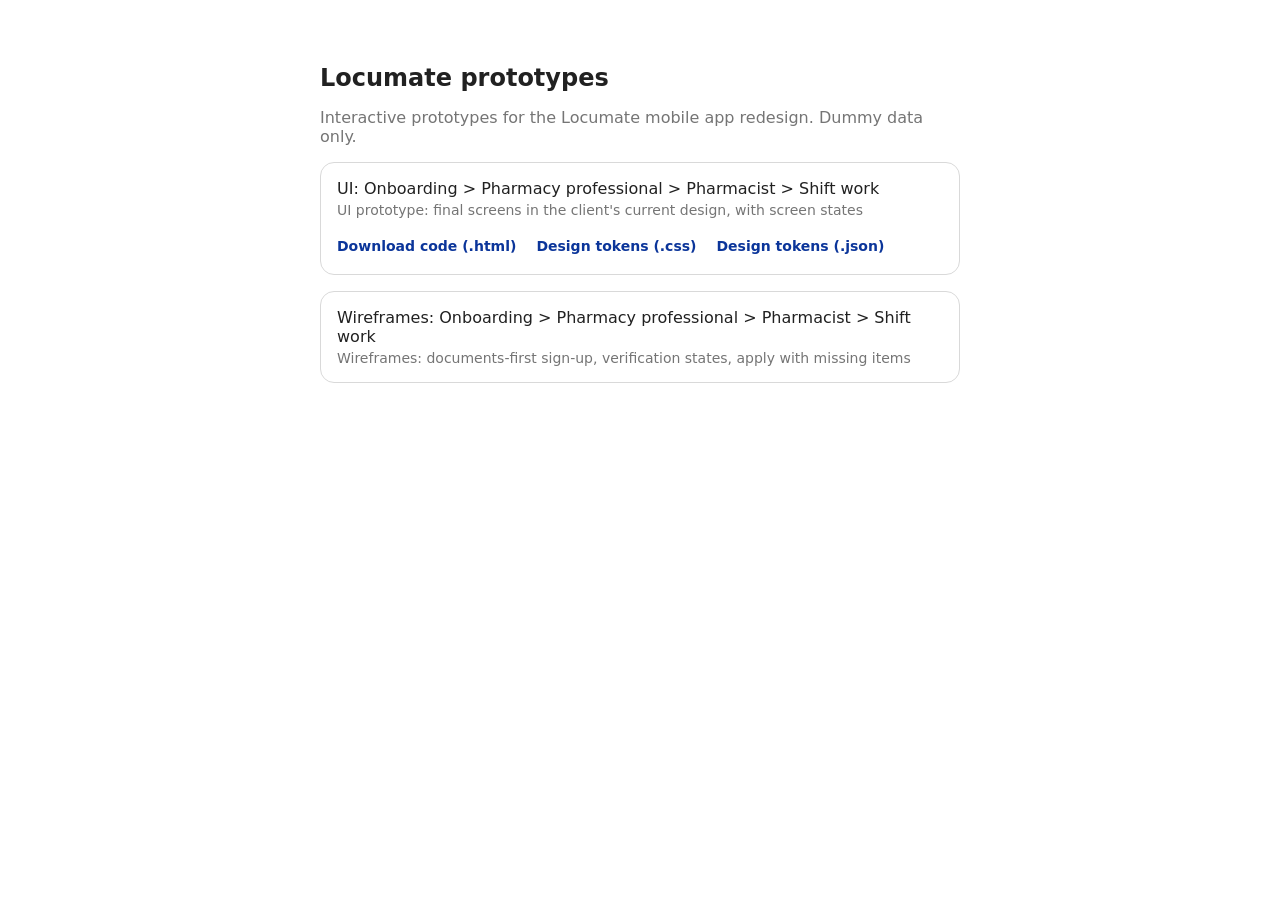
<file: index.html>
<!doctype html>
<html lang="en">
<head>
<meta charset="utf-8">
<meta name="viewport" content="width=device-width, initial-scale=1">
<title>Locumate prototypes</title>
<meta name="robots" content="noindex">
<style>
  body{font-family:system-ui,sans-serif;max-width:640px;margin:64px auto;padding:0 16px;color:#212121;background:#fff}
  h1{font-size:24px;margin-bottom:8px}
  p{color:#757575}
  a{display:block;margin-top:16px;padding:16px;border:1px solid #D9D9D9;border-radius:14px;color:#212121;text-decoration:none}
  a:hover{border-color:#0B359A}
  a:focus-visible{outline:2px solid #0B359A;outline-offset:2px}
  a span{display:block;color:#757575;font-size:14px;margin-top:4px}
  /* phones: the prototype's scenario panel is hidden, so a tap on a prototype opens its scenarios in a bottom sheet */
  .ov{position:fixed;inset:0;background:rgba(0,0,0,.4);opacity:0;pointer-events:none;transition:opacity .2s}
  .sh{position:fixed;left:0;right:0;bottom:0;background:#fff;border-radius:20px 20px 0 0;padding:20px 16px calc(16px + env(safe-area-inset-bottom));transform:translateY(100%);transition:transform .25s ease-out;max-height:calc(100% - 24px);overflow:auto}
  .open .ov{opacity:1;pointer-events:auto}.open .sh{transform:none}
  .sh .hd{display:flex;align-items:flex-start;gap:12px;margin-bottom:8px}
  .sh .hd b{flex:1;font-size:17px;line-height:22px}
  .sh .x{width:36px;height:36px;border-radius:18px;border:1px solid #D9D9D9;background:#fff;font-size:18px;line-height:1;flex:none;cursor:pointer}
  .sh .s{color:#757575;font-size:14px;margin:0 0 8px}
  .sh a{margin-top:8px;min-height:24px}
  /* a prototype card with downloads for developers */
  .card{margin-top:16px;border:1px solid #D9D9D9;border-radius:14px}
  .card:has(a.main:hover){border-color:#0B359A}
  .card>a.main{margin:0;border:0;border-radius:14px}
  .dl{display:flex;flex-wrap:wrap;gap:8px 20px;padding:0 16px 16px}
  .dl a{display:inline-block;margin:0;padding:4px 0;border:0;border-radius:0;color:#0B359A;font-size:14px;font-weight:600}
  .dl a:hover{text-decoration:underline}
</style>
</head>
<body>
<h1>Locumate prototypes</h1>
<p>Interactive prototypes for the Locumate mobile app redesign. Dummy data only.</p>
<div class="card"><a class="main" href="onboarding-pharmacy-ui/index.html" data-scen>UI: Onboarding &gt; Pharmacy professional &gt; Pharmacist &gt; Shift work<span>UI prototype: final screens in the client's current design, with screen states</span></a>
<div class="dl"><a href="onboarding-pharmacy-ui/index.html" download="locumate-onboarding-pharmacist-shift-work.html" title="The prototype as one HTML file: markup, styles and logic of every screen and state">Download code (.html)</a><a href="tokens/locumate-tokens.css" download="locumate-tokens.css" title="Figma colours, type, spacing, radii and shadows as CSS variables, plus Element Plus 1.0.2 theme variables">Design tokens (.css)</a><a href="tokens/locumate-tokens.json" download="locumate-tokens.json" title="The same tokens in the W3C design tokens format">Design tokens (.json)</a></div></div>
<a href="onboarding-pharmacy-wireframes/index.html" data-scen>Wireframes: Onboarding &gt; Pharmacy professional &gt; Pharmacist &gt; Shift work<span>Wireframes: documents-first sign-up, verification states, apply with missing items</span></a>
<div class="ov" onclick="closeSc()"></div><div class="sh" role="dialog" aria-modal="true" aria-labelledby="shT"><div class="hd"><b id="shT"></b><button class="x" aria-label="Close" onclick="closeSc()">✕</button></div><p class="s">Choose a scenario</p><div id="shL"></div></div>
<script>
const SCN=[["signup", "1 · Sign up → in review"], ["later", "2 · Documents added later"], ["att", "3 · Document needs attention"], ["verified", "4 · ID verified → apply"]];
const mob=()=>matchMedia('(max-width:760px)').matches;
document.querySelectorAll('a[data-scen]').forEach(a=>a.addEventListener('click',e=>{if(!mob())return;e.preventDefault();
  document.getElementById('shT').textContent=a.firstChild.textContent.trim();
  document.getElementById('shL').innerHTML=SCN.map(([k,t])=>`<a href="${a.getAttribute('href')}#scen=${k}">${t}</a>`).join('');
  document.body.classList.add('open');}));
function closeSc(){document.body.classList.remove('open');}
document.addEventListener('keydown',e=>{if(e.key==='Escape')closeSc();});
</script>
</body>
</html>
</file>
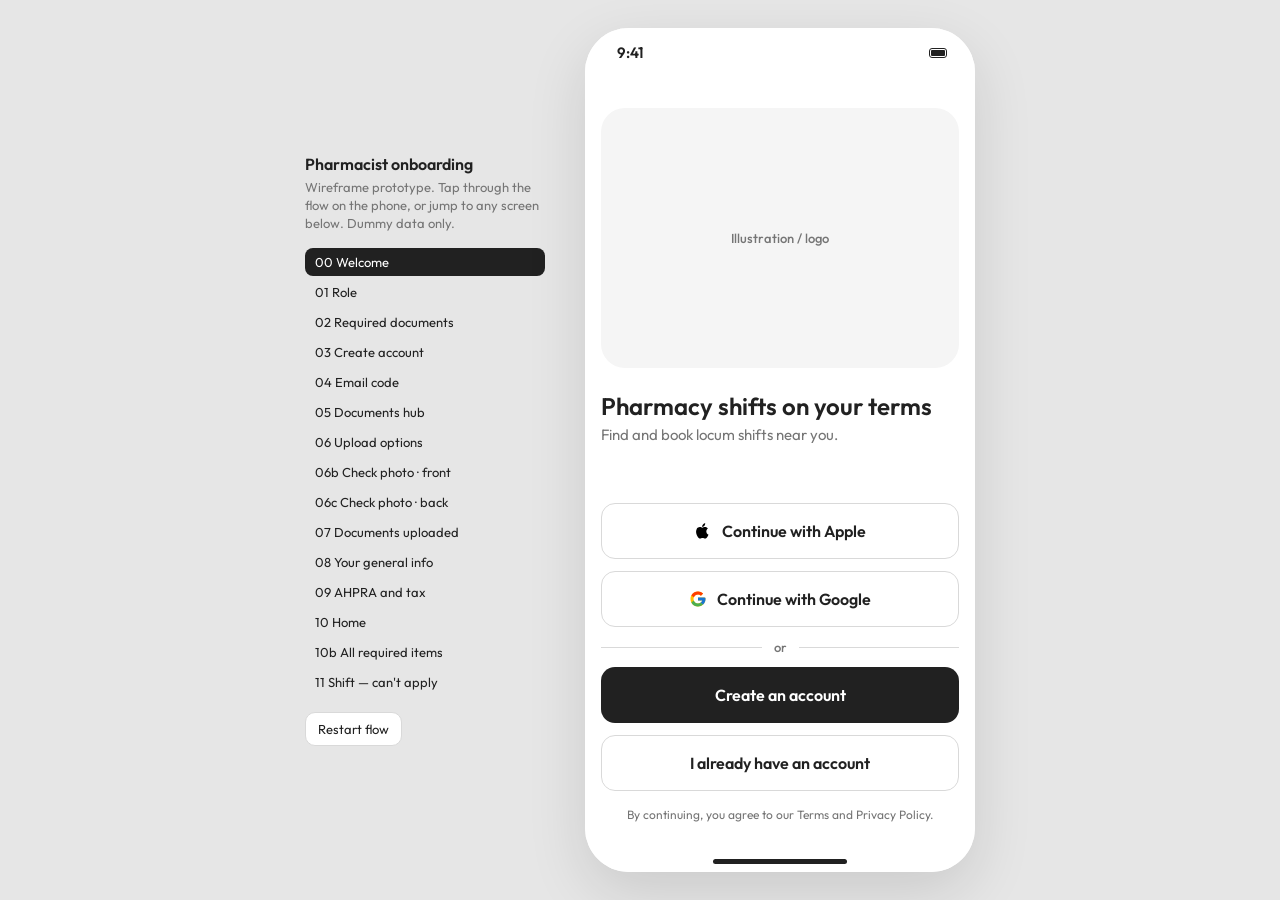
<file: onboarding-pharmacy-wireframe-upd-v1/index.html>
<!doctype html>
<html lang="en">
<head>
<meta charset="utf-8">
<meta name="viewport" content="width=device-width, initial-scale=1, viewport-fit=cover">
<title>Locumate — Pharmacist onboarding (wireframe prototype)</title>
<meta name="robots" content="noindex">
<link rel="preconnect" href="https://fonts.googleapis.com">
<link rel="preconnect" href="https://fonts.gstatic.com" crossorigin>
<link href="https://fonts.googleapis.com/css2?family=Outfit:wght@400;500;600&display=swap" rel="stylesheet">
<style>
  :root{
    --ink:#212121; --sub:#757575; --line:#D9D9D9; --bg:#F5F5F5; --page:#E6E6E6;
    --req-bg:#FFF0E0; --req-fg:#B85C00; --ok-bg:#E3F5EA; --ok-fg:#2E9E5B; --ai-bg:#E6F7F6; --ai-fg:#1F7F78;
    --dis-bg:#E2E2E2; --dis-fg:#9E9E9E;
  }
  *{box-sizing:border-box;margin:0;padding:0}
  html,body{height:100%}
  body{font-family:'Outfit',system-ui,sans-serif;color:var(--ink);background:var(--page);display:flex;justify-content:center;align-items:center;gap:40px;-webkit-font-smoothing:antialiased}
  button{font:inherit;color:inherit;background:none;border:0;cursor:pointer}
  input{font:inherit;color:inherit}

  /* side panel (desktop only) */
  .panel{width:240px;max-height:844px;overflow:auto;font-size:13px}
  .panel h1{font-size:16px;font-weight:600;margin-bottom:4px}
  .panel p{color:var(--sub);margin-bottom:16px;line-height:1.4}
  .panel ol{list-style:none;display:flex;flex-direction:column;gap:2px}
  .panel li button{width:100%;text-align:left;padding:6px 10px;border-radius:8px;color:var(--ink)}
  .panel li button:hover{background:#fff}
  .panel li button.on{background:var(--ink);color:#fff}
  .panel .reset{margin-top:16px;padding:8px 12px;border:1px solid var(--line);border-radius:10px;background:#fff}

  /* phone */
  .phone{position:relative;width:390px;height:844px;background:#fff;border-radius:44px;overflow:hidden;box-shadow:0 20px 60px rgba(0,0,0,.12)}
  @media (max-width:760px){
    body{display:block;background:#fff}
    .panel{display:none}
    .phone{width:100vw;height:100dvh;border-radius:0;box-shadow:none}
  }
  .status{height:48px;display:flex;align-items:center;justify-content:space-between;padding:0 28px 0 32px;font-weight:600;font-size:15px;flex:none}
  .status i{display:inline-block;width:18px;height:10px;border:1.5px solid var(--ink);border-radius:3px;margin-left:6px;position:relative}
  .status i::after{content:"";position:absolute;inset:1px;background:var(--ink);border-radius:1px}
  .screen{position:absolute;inset:0;display:flex;flex-direction:column;background:#fff}
  .scroll{flex:1;overflow-y:auto;padding:8px 16px 16px;-webkit-overflow-scrolling:touch}
  .scroll::-webkit-scrollbar{display:none}
  .foot{padding:12px 16px 34px;display:flex;flex-direction:column;gap:10px;flex:none}
  .homebar{position:absolute;left:50%;bottom:8px;transform:translateX(-50%);width:134px;height:5px;border-radius:3px;background:var(--ink);z-index:50}

  /* header */
  .hdr{height:56px;display:flex;align-items:center;gap:12px;padding:0 16px;flex:none}
  .back{width:24px;height:24px;display:grid;place-items:center}
  .hdr .title{flex:1;font-weight:600;font-size:17px}
  .prog{flex:1;display:flex;gap:6px}
  .prog span{flex:1;height:4px;border-radius:2px;background:#E2E2E2}
  .prog span.on{background:var(--ink)}
  .skip{font-weight:500;font-size:14px;color:var(--sub)}

  /* type */
  .eyebrow{font-weight:500;font-size:13px;color:var(--sub);margin-bottom:4px}
  h2{font-weight:600;font-size:24px;line-height:1.2}
  .desc{font-size:15px;color:var(--sub);margin-top:4px;line-height:1.35}
  .overline{font-weight:600;font-size:12px;color:var(--sub);letter-spacing:.02em;margin:18px 0 8px}
  .stack{display:flex;flex-direction:column;gap:12px}
  .stack.tight{gap:10px}

  /* buttons */
  .btn{height:56px;border-radius:14px;font-weight:600;font-size:16px;width:100%;display:flex;align-items:center;justify-content:center;gap:10px;transition:opacity .15s}
  .btn:active{opacity:.8}
  .btn.primary{background:var(--ink);color:#fff}
  .btn.secondary{background:#fff;border:1px solid var(--line)}
  .btn.text{height:44px}
  .btn[disabled]{background:var(--dis-bg);color:var(--dis-fg);border:0;cursor:not-allowed}
  .btn.small{height:36px;width:auto;padding:0 16px;font-size:14px;border-radius:10px}
  .link{font-weight:600;font-size:14px}

  /* chips */
  .chips{display:flex;flex-wrap:wrap;gap:8px}
  .chip{padding:10px 16px;border-radius:99px;border:1px solid var(--line);font-weight:500;font-size:14px;background:#fff}
  .chip.on{background:var(--ink);border-color:var(--ink);color:#fff}

  /* inputs */
  .field label{display:block;font-weight:500;font-size:13px;color:var(--sub);margin-bottom:6px}
  .field input{width:100%;height:52px;border:1px solid var(--line);border-radius:12px;padding:0 16px;font-size:16px;outline:none}
  .field input:focus{border-color:var(--ink)}
  .field .help{font-size:12px;color:var(--sub);margin-top:6px}
  .field{position:relative}
  .sugg{position:absolute;left:0;right:0;top:82px;background:#fff;border:1px solid var(--line);border-radius:12px;box-shadow:0 8px 24px rgba(0,0,0,.08);z-index:5;overflow:hidden}
  .sugg button{display:block;width:100%;text-align:left;padding:12px 16px;font-size:15px}
  .sugg button small{display:block;font-size:12px;color:var(--sub)}
  .sugg button:hover{background:var(--bg)}

  /* rows */
  .row{display:flex;align-items:center;gap:12px;padding:14px 16px;border:1px solid var(--line);border-radius:14px;background:#fff;text-align:left;width:100%}
  .row .ic{width:40px;height:40px;border-radius:10px;background:var(--bg);flex:none;display:grid;place-items:center}
  .row .tx{flex:1;min-width:0}
  .row .t{font-weight:500;font-size:15px}
  .row .s{font-size:13px;color:var(--sub);margin-top:2px}
  .row .chev{flex:none}
  .row.static{cursor:default}
  .li{display:flex;align-items:center;gap:12px;padding:12px 0;border-bottom:1px solid #EEEEEE}
  .li .t{font-weight:500;font-size:15px}
  .li .s{font-size:13px;color:var(--sub);margin-top:2px}
  .li .tx{flex:1;min-width:0}
  .tag{padding:4px 10px;border-radius:99px;font-weight:500;font-size:12px;white-space:nowrap;background:var(--bg);color:var(--ink)}
  .tag.neutral{color:var(--sub)}
  .tag.required{background:var(--req-bg);color:var(--req-fg)}
  .tag.done{background:var(--ok-bg);color:var(--ok-fg)}
  .tag.ai{background:var(--ai-bg);color:var(--ai-fg)}
  .spin{width:12px;height:12px;border:2px solid #cfcfcf;border-top-color:var(--sub);border-radius:50%;display:inline-block;vertical-align:-2px;margin-right:6px;animation:sp .8s linear infinite}
  @keyframes sp{to{transform:rotate(360deg)}}

  .bar{height:6px;border-radius:3px;background:#EEEEEE;overflow:hidden}
  .bar>div{height:100%;background:var(--ink);border-radius:3px;transition:width .3s}
  .note{background:var(--bg);border-radius:12px;padding:14px;font-size:14px;line-height:1.4}

  /* sheet */
  .overlay{position:absolute;inset:0;background:rgba(0,0,0,.4);z-index:20}
  .overlay.anim{animation:fade .2s}
  .sheet{position:absolute;left:0;right:0;bottom:0;background:#fff;border-radius:24px 24px 0 0;z-index:21;padding:12px 0 40px;max-height:calc(100% - 48px);display:flex;flex-direction:column}
  .sheet.anim{animation:up .25s ease-out}
  .sheet .grab{width:40px;height:4px;border-radius:2px;background:var(--line);margin:0 auto 8px;flex:none}
  .sheet .inner{padding:0 16px;overflow-y:auto}
  .sheet .hdr{padding:0 16px}
  @keyframes up{from{transform:translateY(40px);opacity:.6}}
  @keyframes fade{from{opacity:0}}

  /* otp */
  .otp{display:flex;gap:10px;margin:20px 0 16px}
  .otp div{width:62px;height:64px;border:1px solid var(--line);border-radius:12px;display:grid;place-items:center;font-weight:600;font-size:24px}
  .otp div.cur{border:2px solid var(--ink)}
  .keypad{display:grid;grid-template-columns:repeat(3,1fr);background:#F7F7F7;padding:12px 0 40px;margin:0 -16px -40px}
  .keypad button{height:56px;font-size:22px}

  /* photo preview */
  .preview{height:240px;border-radius:16px;background:#E0E0E0;display:grid;place-items:center;margin:16px 0}
  .idcard{width:290px;height:180px;background:#fff;border:1px solid var(--line);border-radius:12px;position:relative}
  .idcard b{position:absolute;background:var(--line);border-radius:4px;height:8px}
  .checks{display:flex;flex-direction:column;gap:10px;margin-bottom:20px}
  .checks div{display:flex;gap:10px;align-items:center;font-size:15px}

  /* home */
  .card{background:var(--bg);border-radius:16px;padding:16px;display:flex;flex-direction:column;gap:12px}
  .card-h{display:flex;align-items:center;justify-content:space-between}
  .card-h b{font-weight:600;font-size:16px}
  .prow{display:flex;align-items:center;gap:10px}
  .prow .bar{flex:1;background:#E6E6E6}
  .prow span{font-weight:500;font-size:13px;color:var(--sub)}
  .next{background:#fff;border-radius:12px;padding:12px;display:flex;align-items:center;gap:12px}
  .shift{border:1px solid var(--line);border-radius:16px;padding:16px;display:flex;flex-direction:column;gap:12px;text-align:left;width:100%;background:#fff}
  .shift .top{display:flex;gap:12px;align-items:center}
  .shift .logo{width:44px;height:44px;border-radius:10px;background:var(--bg)}
  .shift .name{font-weight:600;font-size:16px}
  .shift .dist{font-size:13px;color:var(--sub)}
  .shift hr{border:0;border-top:1px solid #EEE}
  .shift .ln{display:flex;gap:8px;align-items:flex-start}
  .shift .lb{font-size:12px;color:var(--sub)}
  .shift .v{font-weight:500;font-size:14px}
  .tabs{height:84px;border-top:1px solid var(--line);display:flex;justify-content:space-between;padding:12px 28px 0;flex:none;background:#fff}
  .tabs div{display:flex;flex-direction:column;align-items:center;gap:4px;font-weight:500;font-size:11px;color:var(--sub)}
  .tabs div i{width:24px;height:24px;border-radius:6px;background:var(--line)}
  .tabs div.on{color:var(--ink)}
  .tabs div.on i{background:var(--ink)}
  .notice{background:var(--req-bg);border-radius:16px;padding:16px}
  .notice b{display:block;font-weight:600;font-size:16px;margin-bottom:4px}
  .notice span{font-size:14px;color:#5C3A00}
  .img{height:120px;border-radius:16px;background:var(--bg)}

  .hero{height:260px;border-radius:24px;background:var(--bg);display:grid;place-items:center;color:var(--sub);font-weight:500;font-size:13px;margin:24px 0}
  .or{display:flex;align-items:center;gap:12px;color:var(--sub);font-weight:500;font-size:13px}
  .or::before,.or::after{content:"";flex:1;height:1px;background:var(--line)}
  .legal{font-size:12px;color:var(--sub);text-align:center;margin-top:4px}
  .social svg{flex:none}

  .toast{position:absolute;left:16px;right:16px;top:52px;background:var(--ink);color:#fff;border-radius:12px;padding:12px 16px;font-size:14px;z-index:60;animation:down .2s}
  @keyframes down{from{transform:translateY(-16px);opacity:0}}
</style>
</head>
<body>
<aside class="panel">
  <h1>Pharmacist onboarding</h1>
  <p>Wireframe prototype. Tap through the flow on the phone, or jump to any screen below. Dummy data only.</p>
  <ol id="nav"></ol>
  <button class="reset" onclick="resetAll()">Restart flow</button>
</aside>
<main class="phone" id="phone"></main>

<script>
/* ---------- icons ---------- */
const I={
  back:'<svg width="24" height="24" viewBox="0 0 24 24" fill="none"><path d="M15 18l-6-6 6-6" stroke="#212121" stroke-width="2" stroke-linecap="round" stroke-linejoin="round"/></svg>',
  chev:'<svg width="20" height="20" viewBox="0 0 24 24" fill="none"><path d="M9 18l6-6-6-6" stroke="#9E9E9E" stroke-width="2" stroke-linecap="round" stroke-linejoin="round"/></svg>',
  check:'<svg width="20" height="20" viewBox="0 0 24 24" fill="none"><circle cx="12" cy="12" r="10" fill="#E3F5EA"/><path d="M7.5 12.5l3 3 6-6.5" stroke="#2E9E5B" stroke-width="2" stroke-linecap="round" stroke-linejoin="round"/></svg>',
  clock:'<svg width="16" height="16" viewBox="0 0 24 24" fill="none"><circle cx="12" cy="12" r="9" stroke="#757575" stroke-width="2"/><path d="M12 7v5l3 2" stroke="#757575" stroke-width="2" stroke-linecap="round"/></svg>',
  dollar:'<svg width="16" height="16" viewBox="0 0 24 24" fill="none"><circle cx="12" cy="12" r="9" stroke="#757575" stroke-width="2"/><path d="M14.5 9.5c0-1.1-1.1-2-2.5-2s-2.5.9-2.5 2 1.1 1.7 2.5 2 2.5.9 2.5 2-1.1 2-2.5 2-2.5-.9-2.5-2M12 6v1.5M12 16.5V18" stroke="#757575" stroke-width="1.6" stroke-linecap="round"/></svg>',
  pin:'<svg width="16" height="16" viewBox="0 0 24 24" fill="none"><path d="M12 21s7-6.2 7-11.5A7 7 0 0 0 5 9.5C5 14.8 12 21 12 21z" stroke="#757575" stroke-width="2"/><circle cx="12" cy="9.5" r="2.5" stroke="#757575" stroke-width="2"/></svg>',
  del:'<svg width="24" height="24" viewBox="0 0 24 24" fill="none"><path d="M9 6h11v12H9l-6-6 6-6z" stroke="#212121" stroke-width="1.6" stroke-linejoin="round"/><path d="M12 10l4 4M16 10l-4 4" stroke="#212121" stroke-width="1.6" stroke-linecap="round"/></svg>',
  apple:'<svg width="18" height="18" viewBox="0 0 24 24"><path fill="#000" d="M16.4 12.6c0-2.5 2-3.7 2.1-3.8-1.2-1.7-3-1.9-3.6-2-1.5-.2-3 .9-3.8.9-.8 0-2-.9-3.3-.9-1.7 0-3.3 1-4.2 2.5-1.8 3.1-.5 7.7 1.3 10.2.9 1.2 1.9 2.6 3.2 2.6 1.3-.1 1.8-.8 3.3-.8 1.6 0 2 .8 3.4.8 1.4 0 2.3-1.3 3.1-2.5 1-1.4 1.4-2.8 1.4-2.9-.1 0-2.9-1.1-2.9-4.1zM13.9 5.1c.7-.9 1.2-2.1 1.1-3.3-1 0-2.3.7-3 1.6-.7.8-1.3 2-1.1 3.2 1.1.1 2.3-.6 3-1.5z"/></svg>',
  google:'<svg width="18" height="18" viewBox="0 0 48 48"><path fill="#FFC107" d="M43.6 20.5H42V20H24v8h11.3C33.7 32.7 29.2 36 24 36c-6.6 0-12-5.4-12-12s5.4-12 12-12c3.1 0 5.8 1.2 7.9 3.1l5.7-5.7C34 6.1 29.3 4 24 4 12.9 4 4 12.9 4 24s8.9 20 20 20 20-8.9 20-20c0-1.3-.1-2.4-.4-3.5z"/><path fill="#FF3D00" d="M6.3 14.7l6.6 4.8C14.7 15.1 19 12 24 12c3.1 0 5.8 1.2 7.9 3.1l5.7-5.7C34 6.1 29.3 4 24 4 16.3 4 9.7 8.3 6.3 14.7z"/><path fill="#4CAF50" d="M24 44c5.2 0 9.9-2 13.4-5.2l-6.2-5.2C29.2 35.1 26.7 36 24 36c-5.2 0-9.6-3.3-11.3-8l-6.5 5C9.5 39.6 16.2 44 24 44z"/><path fill="#1976D2" d="M43.6 20.5H42V20H24v8h11.3c-.8 2.2-2.2 4.2-4.1 5.6l6.2 5.2C37 39.2 44 34 44 24c0-1.3-.1-2.4-.4-3.5z"/></svg>'
};

/* ---------- state ---------- */
const DOCS=[
  {id:'id',t:'Photo ID',hint:'Passport or driver licence',req:true,done:'Name, date of birth and address added'},
  {id:'cv',t:'Resume',hint:'PDF',req:true,done:'CV_Andrii.pdf'},
  {id:'ins',t:'Indemnity insurance',hint:'Certificate of currency',req:true,done:'Insurer and expiry date added'},
  {id:'cred',t:'Credential certificates',hint:'One or more files',req:true,done:'2 certificates added'},
  {id:'super',t:'Super choice form',hint:'Fills in your super details',req:false,done:'Fund details added'}
];
const fresh=()=>({stack:['welcome'],social:false,role:'',work:'',email:'andrii@example.com',otp:'',docs:{},idType:'Driver licence',gender:'',f:{},focus:null,sheet:null,photo:null});
let S=fresh();
const SCREENS=[
  ['welcome','00 Welcome'],['role','01 Role'],['roleSheet','02 Required documents'],['account','03 Create account'],['otp','04 Email code'],
  ['docs','05 Documents hub'],['upload','06 Upload options'],['photoFront','06b Check photo · front'],['photoBack','06c Check photo · back'],['docsDone','07 Documents uploaded'],
  ['general','08 Your general info'],['ahpra','09 AHPRA and tax'],['home','10 Home'],['all','10b All required items'],['shift','11 Shift — can\'t apply']
];

/* ---------- helpers ---------- */
const $=s=>document.querySelector(s);
const esc=s=>String(s).replace(/[&<>"]/g,c=>({'&':'&amp;','<':'&lt;','>':'&gt;','"':'&quot;'}[c]));
const status=()=>`<div class="status"><span>9:41</span><span><i></i></span></div>`;
const header=({back=true,title='',step=0,skip=false}={})=>`<div class="hdr">${back?`<button class="back" aria-label="Back" onclick="goBack()">${I.back}</button>`:''}${step?`<div class="prog" aria-label="Step ${step} of 5">${[1,2,3,4,5].map(i=>`<span class="${i<=step?'on':''}"></span>`).join('')}</div>`:`<div class="title">${title}</div>`}${skip?'<button class="skip">Skip</button>':''}</div>`;
const titleBlock=(t,d,step)=>`${step?`<div class="eyebrow">Step ${step}/5</div>`:''}<h2>${t}</h2>${d?`<p class="desc">${d}</p>`:''}`;
const tag=(label,kind='')=>label?`<span class="tag ${kind}">${label}</span>`:'';
const row=({t,s,tagL,tagK,chev=true,on='',cls=''})=>`<button class="row ${on?'':'static'} ${cls}" ${on?`onclick="${on}"`:'tabindex="-1"'}><span class="ic"></span><span class="tx"><div class="t">${t}</div>${s?`<div class="s">${s}</div>`:''}</span>${tag(tagL,tagK)}${chev?`<span class="chev">${I.chev}</span>`:''}</button>`;
const item=(t,s,tagL,tagK)=>`<div class="li"><span class="tx"><div class="t">${t}</div>${s?`<div class="s">${s}</div>`:''}</span>${tag(tagL,tagK)}</div>`;
const chips=(items,sel,fn)=>`<div class="chips">${items.map(x=>`<button class="chip ${x===sel?'on':''}" onclick="${fn}('${x}')">${x}</button>`).join('')}</div>`;
const input=(label,val,help='',type='text',id='')=>`<div class="field"><label>${label}</label><input ${id?`id="${id}"`:''} type="${type}" value="${esc(val)}">${help?`<div class="help">${help}</div>`:''}</div>`;
/* empty input with a tap-to-fill suggestion */
const sinput=(label,id,sugg,help='',type='text',note='Suggested')=>{const v=S.f[id]||'';return `<div class="field"><label>${label}</label><input id="${id}" type="${type}" value="${esc(v)}" onfocus="focusF('${id}')" oninput="S.f['${id}']=this.value" autocomplete="off">${help?`<div class="help">${help}</div>`:''}${S.focus===id&&!v?`<div class="sugg"><button onmousedown="fillF('${id}')">${type==='password'?'••••••••••':esc(sugg)}<small>${note}</small></button></div>`:''}</div>`;};
const SUG={};
function focusF(id){if(S.focus===id)return;S.focus=id;render();const el=document.getElementById(id);if(el){el.focus();}}
function fillF(id){S.f[id]=SUG[id];if(id==='pw1')S.f.pw2=SUG.pw2;S.focus=null;render();}
document.addEventListener('mousedown',e=>{if(S.focus&&!e.target.closest('.field')){S.focus=null;render();}});
const btn=(label,cls='primary',on='',dis=false)=>`<button class="btn ${cls}" ${dis?'disabled':''} onclick="${on}">${label}</button>`;
let toastT;
function toast(msg){clearTimeout(toastT);const p=$('#phone');p.querySelector('.toast')?.remove();p.insertAdjacentHTML('beforeend',`<div class="toast">${msg}</div>`);toastT=setTimeout(()=>p.querySelector('.toast')?.remove(),2200);}
function soon(){toast('Not part of this prototype yet');}

/* ---------- navigation ---------- */
function go(id){S.sheet=null;S.stack.push(id);render();}
function goBack(){if(S.sheet){if(S.sheet.name==='photo'&&S.sheet.side==='back'){S.sheet.side='front';return render();} if(S.sheet.name==='photo'){S.sheet={name:'upload',doc:S.sheet.doc};return render();} S.sheet=null;return render();} if(S.stack.length>1){S.stack.pop();} render();}
function openSheet(name,data){const was=S.sheet;S.sheet={name,...(data||{})};S.anim=!was;render();}
function closeSheet(){S.sheet=null;render();}
function jump(id){
  // set plausible state for direct jumps
  const seq=SCREENS.map(s=>s[0]); const i=seq.indexOf(id);
  if(i>=seq.indexOf('docsDone')&&!Object.keys(S.docs).length){S.docs={id:'done',cv:'done'};}
  if(id==='docs'){S.docs={};}
  S.sheet=null; S.stack=[...seq.slice(0,i+1)].filter(x=>!['roleSheet','otp','upload','photoFront','photoBack'].includes(x)||x===id);
  if(id==='roleSheet'){S.stack=['welcome','role'];return openSheet('docsInfo');}
  if(id==='otp'){S.stack=['welcome','role','account'];return openSheet('otp');}
  if(id==='upload'){S.stack=['welcome','role','account','docs'];S.docs={};return openSheet('upload',{doc:'id'});}
  if(id==='photoFront'){S.stack=['welcome','role','account','docs'];S.docs={};return openSheet('photo',{doc:'id',side:'front'});}
  if(id==='photoBack'){S.stack=['welcome','role','account','docs'];S.docs={};return openSheet('photo',{doc:'id',side:'back'});}
  if(id==='docsDone'){S.stack=['welcome','role','account','docs'];S.docs={id:'done',cv:'done'};}
  if(i>=seq.indexOf('general')) prefill();
  render();
}
function resetAll(){S=fresh();render();}

/* ---------- actions ---------- */
function setRole(v){S.role=v;render();}
function setWork(v){S.work=v;render();}
function setGender(v){S.gender=v;render();}
function setIdType(v){S.idType=v;render();}
function startSocial(){S.social=true;go('role');}
function startEmail(){S.social=false;go('role');}
function roleContinue(){openSheet('docsInfo');}
function docsInfoContinue(){S.sheet=null;S.stack.push(S.social?'docs':'account');render();}
function accountContinue(){S.email=(S.f.email||S.email);S.focus=null;S.otp='';openSheet('otp');startTimer();}
let timerV=42,timerT;
function startTimer(){clearInterval(timerT);timerV=42;timerT=setInterval(()=>{timerV=Math.max(0,timerV-1);const el=$('#resend');if(el)el.textContent=timerV?`resend in 0:${String(timerV).padStart(2,'0')}`:'resend now';if(!timerV)clearInterval(timerT);},1000);}
function key(k){
  if(k==='del')S.otp=S.otp.slice(0,-1); else if(/\d/.test(k)&&S.otp.length<5)S.otp+=k;
  document.querySelectorAll('.otp div').forEach((b,i)=>{b.textContent=S.otp[i]||'';b.className=i===S.otp.length?'cur':'';});
  if(S.otp.length===5){setTimeout(()=>{clearInterval(timerT);S.sheet=null;S.stack.push('docs');render();toast('Email verified');},450);}
}
function openDoc(id){ if(S.docs[id]==='done'||S.docs[id]==='reading') return toast(S.docs[id]==='done'?'Already uploaded':'Still reading this one'); openSheet('upload',{doc:id}); }
function takePhoto(doc){ openSheet('photo',{doc,side:'front'}); }
function chooseFile(doc){ S.sheet=null; readDoc(doc); }
function photoNext(){ const sh=S.sheet; const twoSided=sh.doc==='id'&&S.idType==='Driver licence';
  if(sh.side==='front'&&twoSided) return openSheet('photo',{doc:sh.doc,side:'back'});
  S.sheet=null; readDoc(sh.doc); }
function retake(){ toast('Camera opens again'); }
function readDoc(id){ S.docs[id]='reading'; render(); setTimeout(()=>{S.docs[id]='done'; if(cur()==='docs')render();}, 2200); }
function prefill(){ if(S.docs.id==='done'){ const pass=S.idType==='Passport'; const v=pass?{fn:'Andrii',ln:'Petrenko',dob:'19/07/1990'}:{fn:'Andrii',ln:'Petrenko',dob:'19/07/1990',addr:'10 George St, Sydney NSW 2000',unit:'Unit 5'}; for(const k in v) if(!S.f[k]) S.f[k]=v[k]; if(pass&&!S.gender) S.gender='Male'; S.prefilled=pass?'passport':'licence'; } }
function docsContinue(){ prefill(); go('general'); }
function cur(){return S.stack[S.stack.length-1];}

/* ---------- screens ---------- */
const V={};
V.welcome=()=>`${status()}<div class="scroll" style="display:flex;flex-direction:column">
  <div class="hero">Illustration / logo</div>
  <h2>Pharmacy shifts on your terms</h2><p class="desc">Find and book locum shifts near you.</p>
  <div style="flex:1;min-height:24px"></div>
  <div class="stack">
    <button class="btn secondary social" onclick="startSocial()">${I.apple} Continue with Apple</button>
    <button class="btn secondary social" onclick="startSocial()">${I.google} Continue with Google</button>
    <div class="or">or</div>
    ${btn('Create an account','primary','startEmail()')}
    ${btn('I already have an account','secondary','soon()')}
    <p class="legal">By continuing, you agree to our Terms and Privacy Policy.</p>
  </div></div><div style="height:34px"></div>`;

V.role=()=>`${status()}${header({step:1})}<div class="scroll">
  ${titleBlock('What do you do?','We\'ll tailor your profile and the shifts you see.',1)}
  <div class="overline">I AM A</div>${chips(['Pharmacist','Dispensary technician','Student / Intern','Retail staff'],S.role,'setRole')}
  <div class="overline">I'M LOOKING FOR</div>${chips(['Full-time / Part-time','Shift work'],S.work,'setWork')}
  </div><div class="foot">${btn('Continue','primary','roleContinue()',!(S.role&&S.work))}</div>`;

V.account=()=>`${status()}${header({step:2})}<div class="scroll stack">
  <div>${titleBlock('Create your account','You can browse shifts right after this.',2)}</div>
  ${sinput('Email *','email',SUG.email='andrii@example.com','','email','From this device')}
  ${sinput('Password *','pw1',SUG.pw1='password1','At least 8 characters, including a number','password','Use a strong password')}
  ${sinput('Confirm password *','pw2',SUG.pw2='password1','','password','Use a strong password')}
  </div><div class="foot">${btn('Continue','primary','accountContinue()',!(S.f.email&&S.f.pw1&&S.f.pw2))}</div>`;

const docState=()=>{const req=DOCS.filter(d=>d.req);const up=req.filter(d=>S.docs[d.id]).length;const reading=Object.values(S.docs).includes('reading');return {req,up,reading,any:Object.keys(S.docs).length>0};};
const docRow=d=>{const st=S.docs[d.id];
  if(st==='done') return row({t:d.t,s:d.done,tagL:'Done',tagK:'done',on:`openDoc('${d.id}')`});
  if(st==='reading') return row({t:d.t,s:d.id==='cv'?'CV_Andrii.pdf':'Uploaded',tagL:'<span class="spin"></span>Reading…',tagK:'neutral',on:`openDoc('${d.id}')`});
  return row({t:d.t,s:d.req?'Tap to add':d.hint,tagL:d.req?'Required':'Optional',tagK:d.req?'required':'neutral',on:`openDoc('${d.id}')`});};
V.docs=()=>{const {up,reading,any}=docState();return `${status()}${header({step:3})}<div class="scroll">
  ${titleBlock('Upload your documents','We\'ll use them to fill in your profile and show shifts that suit you. Upload a photo or a file.',3)}
  <div style="margin:16px 0 12px"><div class="eyebrow">${up} of 4 required documents uploaded</div><div class="bar"><div style="width:${up/4*100}%"></div></div></div>
  <div class="stack tight">${DOCS.filter(d=>d.req).map(docRow).join('')}</div>
  <div class="overline">OPTIONAL</div><div class="stack tight">${DOCS.filter(d=>!d.req).map(docRow).join('')}</div>
  </div><div class="foot">${any?btn(reading?'Reading your documents…':'Continue','primary','docsContinue()',reading):btn('Upload later','primary','docsContinue()')}</div>`;};
V.docsDone=V.docs;

V.general=()=>`${status()}${header({step:4})}<div class="scroll stack">
  <div>${titleBlock('Your general info',S.prefilled==='passport'?'We filled this in from your passport. Add your home address.':S.prefilled?'We filled this in from your driver licence. Check it\'s correct.':'',4)}</div>
  ${sinput('First name *','fn',SUG.fn='Andrii','','text','From your driver licence')}${sinput('Last name *','ln',SUG.ln='Petrenko','','text','From your driver licence')}${sinput('Date of birth *','dob',SUG.dob='19/07/1990','','text','From your driver licence')}
  <div class="field"><label>Gender *</label>${chips(['Female','Male','Other'],S.gender,'setGender')}<div class="help">Used for super and AHPRA checks</div></div>
  ${sinput('Home address *','addr',SUG.addr='10 George St, Sydney NSW 2000','','text','From your driver licence')}${sinput('Apartment / unit','unit',SUG.unit='Unit 5','','text','From your driver licence')}
  </div><div class="foot">${btn('Continue','primary','go(\'ahpra\')',!(S.f.fn&&S.f.ln&&S.f.dob&&S.gender&&S.f.addr))}</div>`;

V.ahpra=()=>`${status()}${header({step:5})}<div class="scroll stack">
  <div>${titleBlock('AHPRA and tax details','',5)}</div>
  ${sinput('AHPRA registration number','ahpra',SUG.ahpra='PHA0001234567','3 letters and 10 digits, e.g. PHA0001234567','text','Found in your AHPRA record')}
  ${sinput('AHPRA expiry date','exp',SUG.exp='12/10/2028','','text','Found in your AHPRA record')}
  <div class="note">We'll verify it with AHPRA. This usually takes 1 business day.</div>
  ${sinput('Tax file number (TFN)','tfn',SUG.tfn='123 456 782','We need it to pay you. It\'s stored securely.','text','Saved on this device')}
  </div><div class="foot">${btn('See shifts','primary','go(\'home\')')}</div>`;

const shiftCard=(n,d,date,rate,addr)=>`<button class="shift" onclick="go('shift')"><div class="top"><span class="logo"></span><span style="flex:1"><div class="name">${n}</div><div class="dist">${d}</div></span></div><hr>
  <div class="ln">${I.clock}<span><div class="lb">Date</div><div class="v">${date}</div></span></div>
  <div class="ln">${I.dollar}<span><div class="lb">Hourly rate (excl. super)</div><div class="v">${rate}</div></span></div>
  <div class="ln">${I.pin}<span class="v">${addr}</span></div></button>`;
V.home=()=>`${status()}${header({back:false,title:'Shifts'})}<div class="scroll stack">
  <div class="card"><div class="card-h"><b>Finish your profile</b><button class="link" onclick="go('all')">View all</button></div>
    <div class="prow"><div class="bar"><div style="width:58%"></div></div><span>8 items left</span></div>
    <div class="next"><span class="row ic" style="border:0;padding:0;width:36px;height:36px;border-radius:8px;background:var(--bg)"></span><span style="flex:1"><div class="t" style="font-weight:500;font-size:15px">Credential certificates</div><div class="s" style="font-size:13px;color:var(--sub)">Next up · needed to apply</div></span><button class="btn primary small" onclick="soon()">Upload</button></div>
  </div>
  <div class="overline" style="margin:4px 0 0">SHIFTS NEAR YOU</div>
  ${shiftCard('Priceline Pharmacy','3 km away','Sat 14 Nov · 8:00–17:00','$62.00','120 Crown St, Surry Hills NSW 2010')}
  ${shiftCard('TerryWhite Chemmart','6 km away','Mon 16 Nov · 9:00–18:00','$58.00','285 King St, Newtown NSW 2042')}
  </div><div class="tabs">${['Shifts','Jobs','Calendar','Chat','Profile'].map((t,i)=>`<div class="${i?'':'on'}"><i></i>${t}</div>`).join('')}</div>`;

V.all=()=>`${status()}${header({title:'Finish your profile'})}<div class="scroll">
  ${titleBlock('8 items left','Complete these to apply for shifts.')}
  <div class="overline">TO DO</div><div class="stack tight">
  ${[['Mobile number','Verify with a code by SMS','Verify'],['Credential certificates','Select your credentials, then upload certificates','Upload'],['Bank details','Takes about 1 minute','Add'],['Super fund','Fund details or choice form','Add'],['Business details','ABN, business name, entity type','Add'],['Immunisation','Are you able to vaccinate?','Add'],['Professional certificates','Immunisation, First Aid, CPR, COVID','Upload'],['Other insurance','Any other policies you hold','Upload']].map(([t,s,l])=>row({t,s,tagL:l,tagK:'required',on:'soon()'})).join('')}</div>
  <div class="overline">GET BETTER MATCHES · OPTIONAL</div><div class="stack tight">
  ${row({t:'Experience and software',s:'Prefilled from your resume',tagL:'Check',tagK:'ai',on:'soon()'})}
  ${row({t:'Work preferences',s:'Days, shift type, preferred states',tagL:'Add',tagK:'neutral',on:'soon()'})}
  ${row({t:'Rate and travel',s:'Hourly rate, distance, longer assignments',tagL:'Add',tagK:'neutral',on:'soon()'})}</div>
  <div class="overline">IN REVIEW</div>${row({t:'AHPRA registration',s:'Usually within 1 business day',tagL:'In review',tagK:'neutral',chev:false})}
  <div class="overline">DONE</div><div class="stack tight">
  ${row({t:'Photo ID',s:'Driver licence',tagL:'Done',tagK:'done',on:'soon()'})}
  ${row({t:'Indemnity insurance',s:'Expires 30/06/2027',tagL:'Done',tagK:'done',on:'soon()'})}
  ${row({t:'Resume',s:'CV_Andrii.pdf',tagL:'Done',tagK:'done',on:'soon()'})}</div><div style="height:24px"></div>
  </div>`;

V.shift=()=>`${status()}${header({title:'Shift'})}<div class="scroll stack">
  <div class="notice"><b>Finish your profile to apply</b><span>Pharmacies can only see complete profiles. You have 8 items left.</span></div>
  <div class="img"></div>
  <div>${titleBlock('Locum Pharmacist','Priceline Pharmacy · Surry Hills NSW')}</div>
  ${row({t:'Sat 14 Nov · 8:00–17:00',s:'9 hours',chev:false})}
  ${row({t:'$62.00 per hour',s:'Excl. super',chev:false})}
  ${row({t:'120 Crown St, Surry Hills NSW 2010',s:'3 km away',chev:false})}
  </div><div class="foot">${btn('Finish profile','primary','go(\'all\')')}${btn('Apply','primary','',true)}</div>`;

/* ---------- sheets ---------- */
const SH={};
SH.docsInfo=()=>`<div class="inner" style="padding-top:16px">${titleBlock('Have these documents ready','We\'ll read them and fill most of your profile and apply for the job. You can add them later too.')}
  <div class="overline" style="margin-top:24px">REQUIRED</div><div>${DOCS.filter(d=>d.req).map(d=>item(d.t,d.hint,'Required','required')).join('')}</div>
  <div class="overline" style="margin-top:24px">OPTIONAL — SAVES TIME</div>${item('Super choice form','','Optional','neutral')}
  <div style="height:24px"></div>${btn('Continue','primary','docsInfoContinue()')}</div>`;
SH.otp=()=>`<div class="inner" style="overflow:visible">${titleBlock('Check your inbox',`We sent a 5-digit code to ${esc(S.email)}`)}
  <div class="otp">${[0,1,2,3,4].map(i=>`<div class="${i===S.otp.length?'cur':''}">${S.otp[i]||''}</div>`).join('')}</div>
  <p class="help" style="font-size:13px;color:var(--sub)">Didn't get the code? Check spam or <span id="resend">resend in 0:${String(timerV).padStart(2,'0')}</span></p>
  <div style="height:16px"></div>
  <div class="keypad">${['1','2','3','4','5','6','7','8','9','*','0','del'].map(k=>`<button onclick="key('${k}')" aria-label="${k==='del'?'Delete':k}">${k==='del'?I.del:k}</button>`).join('')}</div></div>`;
SH.upload=()=>{const d=DOCS.find(x=>x.id===S.sheet.doc);const isId=d.id==='id';return `<div class="inner">${titleBlock(d.t,isId?'Choose document type':'')}
  ${isId?`<div style="margin:14px 0">${chips(['Driver licence','Passport'],S.idType,'setIdType')}</div>`:'<div style="height:14px"></div>'}
  <div class="stack tight">${row({t:'Take a photo',s:isId?(S.idType==='Driver licence'?'Front and back — we\'ll guide you':'Photo page only'):'We\'ll guide you',on:`takePhoto('${d.id}')`})}
  ${row({t:'Choose a file',s:'JPG, PNG or PDF, up to 10 MB',on:`chooseFile('${d.id}')`})}
  <div class="note">Not ready? You can still browse shifts. You'll need this to apply.</div></div></div>`;};
SH.photo=()=>{const {doc,side}=S.sheet;const d=DOCS.find(x=>x.id===doc);const lic=doc==='id'&&S.idType==='Driver licence';
  const ttl=lic?(side==='front'?'Front of licence · 1 of 2':'Back of licence · 2 of 2'):(doc==='id'?'Passport · photo page':d.t);
  const back=side==='back';
  return `${header({title:ttl})}<div class="inner">${titleBlock('Check your photo','Make sure all details are easy to read.')}
  <div class="preview"><div class="idcard">
    <b style="left:16px;top:18px;width:150px;height:10px"></b>
    ${back?'':'<b style="left:16px;top:48px;width:70px;height:90px;background:#F5F5F5;border-radius:6px"></b>'}
    <b style="left:100px;top:52px;width:150px"></b><b style="left:100px;top:70px;width:120px"></b><b style="left:100px;top:88px;width:140px"></b><b style="left:100px;top:106px;width:90px"></b>
    <b style="left:16px;top:152px;width:${back?110:200}px"></b>${back?'<b style="right:16px;bottom:16px;width:120px;height:40px"></b>':''}
  </div></div>
  <div class="checks"><div>${I.check}All four corners are in the frame</div><div>${I.check}${back?'Card number is readable':'Text is sharp and readable'}</div><div>${I.check}No glare or shadows</div></div>
  <div class="stack tight">${btn(lic&&!back?'Next':'Confirm','primary','photoNext()')}${btn('Retake photo','secondary','retake()')}</div></div>`;};

/* sheets that sit on top of which screen */
const SHEET_BASE={docsInfo:'role',otp:'account',upload:'docs',photo:'docs'};

/* ---------- render ---------- */
function render(){
  const p=$('#phone'); let id=cur();
  if(S.sheet&&SHEET_BASE[S.sheet.name]&&id!==SHEET_BASE[S.sheet.name]) id=SHEET_BASE[S.sheet.name];
  const an=S.anim?' anim':'';S.anim=false;
  p.innerHTML=`<section class="screen">${V[id]()}</section>${S.sheet?`<div class="overlay${an}" onclick="${S.sheet.name==='otp'?'':'closeSheet()'}"></div><div class="sheet${an}" role="dialog"><div class="grab"></div>${SH[S.sheet.name]()}</div>`:''}<div class="homebar"></div>`;
  // nav highlight
  const active=S.sheet?({docsInfo:'roleSheet',otp:'otp',upload:'upload',photo:S.sheet.side==='back'?'photoBack':'photoFront'})[S.sheet.name]:(id==='docs'&&Object.keys(S.docs).length?'docsDone':id);
  $('#nav').innerHTML=SCREENS.map(([k,l])=>`<li><button class="${k===active?'on':''}" onclick="jump('${k}')">${l}</button></li>`).join('');
}
render();
</script>
</body>
</html>
</file>
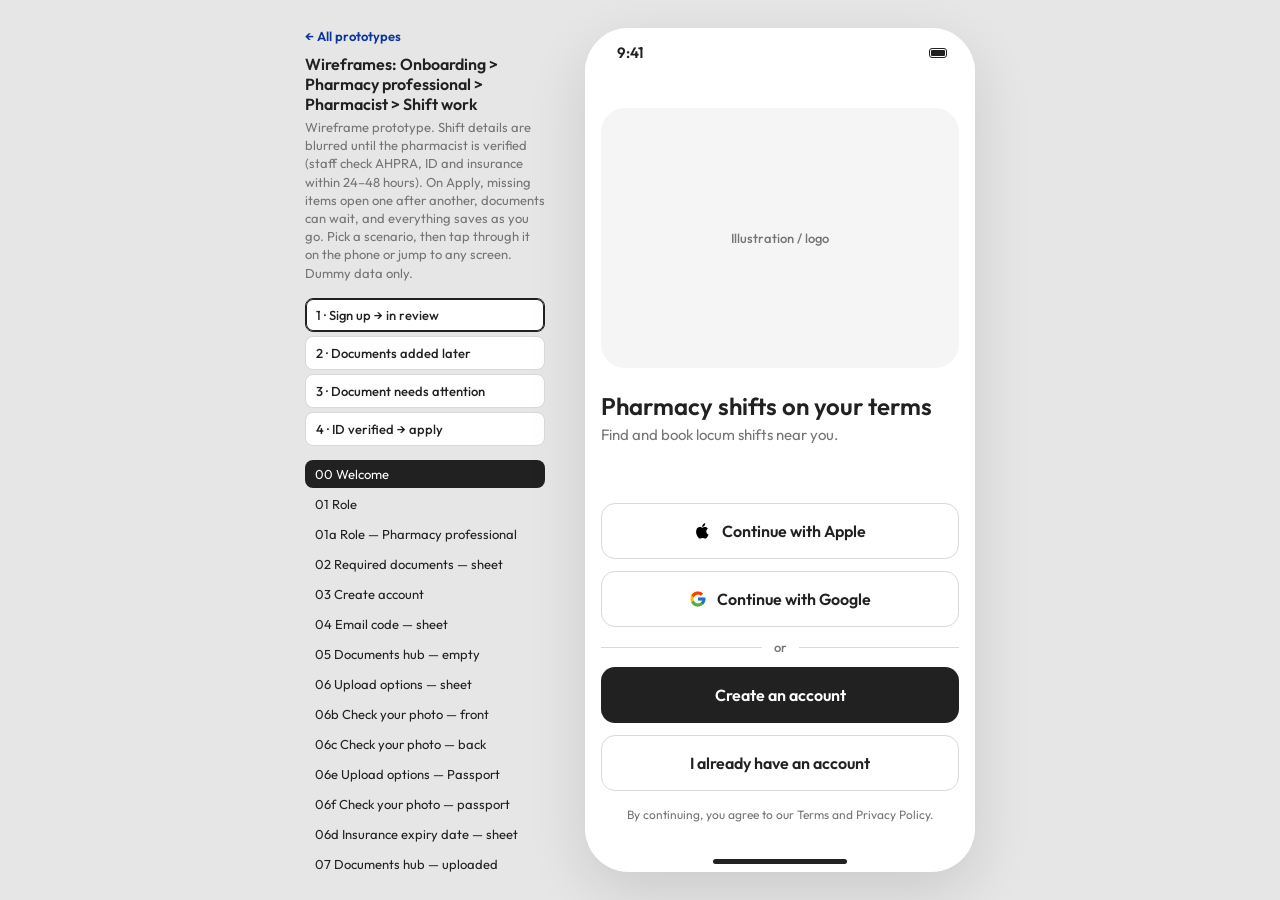
<file: onboarding-pharmacy-wireframe-upd-v2/index.html>
<!doctype html>
<html lang="en">
<head>
<meta charset="utf-8">
<title>Moved: Wireframes: Onboarding &gt; Pharmacy professional &gt; Pharmacist &gt; Shift work</title>
<meta name="robots" content="noindex">
<meta http-equiv="refresh" content="0; url=../onboarding-pharmacy-wireframes/index.html">
<link rel="canonical" href="../onboarding-pharmacy-wireframes/index.html">
</head>
<body>
<p>This prototype has moved to <a href="../onboarding-pharmacy-wireframes/index.html">Wireframes: Onboarding &gt; Pharmacy professional &gt; Pharmacist &gt; Shift work</a>.</p>
</body>
</html>
</file>
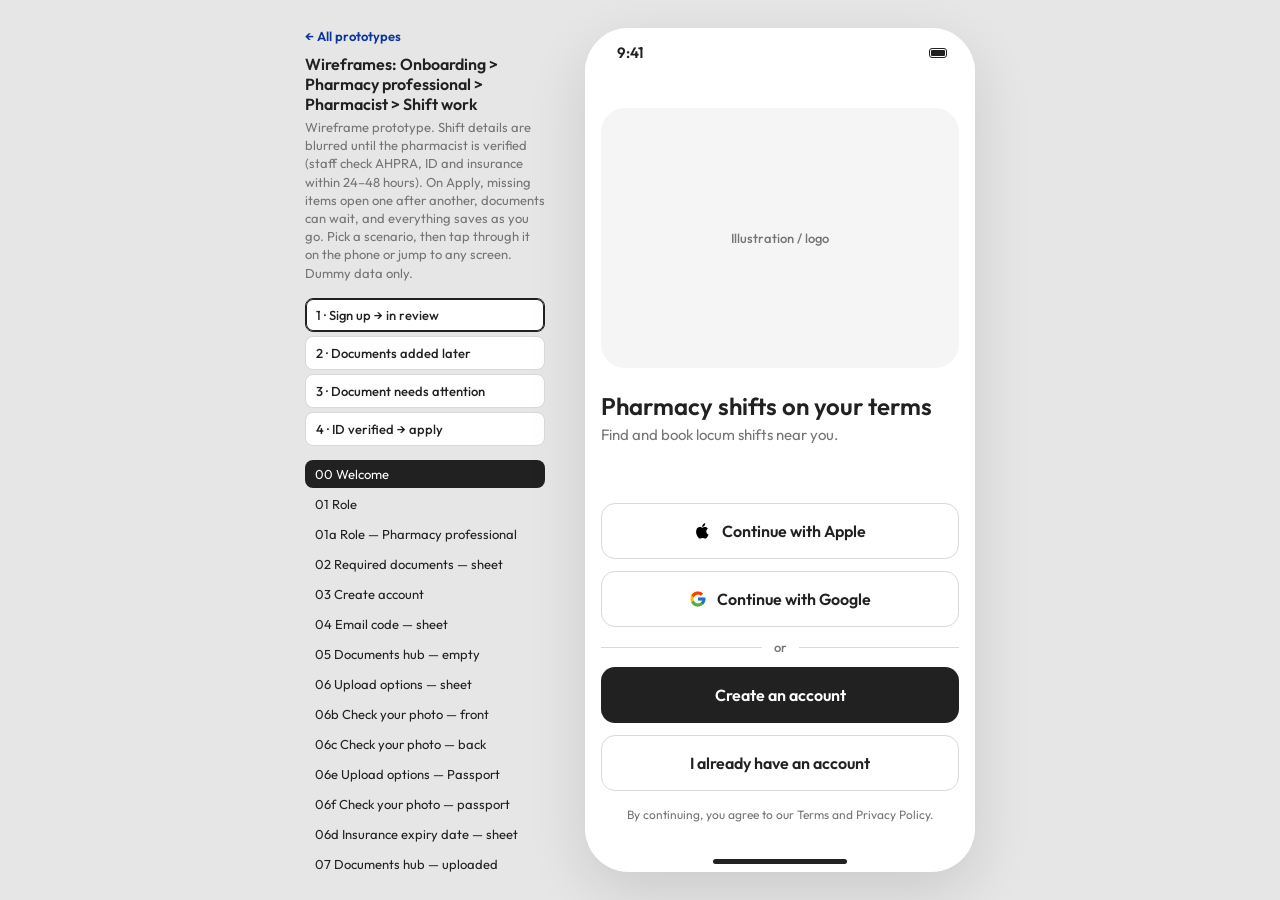
<file: onboarding-pharmacy-wireframes/index.html>
<!doctype html>
<html lang="en">
<head>
<meta charset="utf-8">
<meta name="viewport" content="width=device-width, initial-scale=1, viewport-fit=cover">
<title>Locumate — Wireframes: Onboarding &gt; Pharmacy professional &gt; Pharmacist &gt; Shift work</title>
<meta name="robots" content="noindex">
<link rel="preconnect" href="https://fonts.googleapis.com">
<link rel="preconnect" href="https://fonts.gstatic.com" crossorigin>
<link href="https://fonts.googleapis.com/css2?family=Outfit:wght@400;500;600&display=swap" rel="stylesheet">
<style>
  :root{
    --ink:#212121; --sub:#757575; --line:#D9D9D9; --bg:#F5F5F5; --page:#E6E6E6;
    --req-bg:#FFF0E0; --req-fg:#B85C00; --ok-bg:#E3F5EA; --ok-fg:#2E9E5B; --ai-bg:#E6F7F6; --ai-fg:#1F7F78;
    --dis-bg:#E2E2E2; --dis-fg:#9E9E9E;
  }
  *{box-sizing:border-box;margin:0;padding:0}
  html,body{height:100%}
  body{font-family:'Outfit',system-ui,sans-serif;color:var(--ink);background:var(--page);display:flex;justify-content:center;align-items:center;gap:40px;-webkit-font-smoothing:antialiased}
  button{font:inherit;color:inherit;background:none;border:0;cursor:pointer}
  input{font:inherit;color:inherit}

  /* side panel (desktop only) */
  .panel{width:240px;max-height:844px;overflow:auto;font-size:13px}
  .panel h1{font-size:16px;font-weight:600;margin-bottom:4px}
  .panel p{color:var(--sub);margin-bottom:16px;line-height:1.4}
  .panel ol{list-style:none;display:flex;flex-direction:column;gap:2px}
  .panel li button{width:100%;text-align:left;padding:6px 10px;border-radius:8px;color:var(--ink)}
  .panel li button:hover{background:#fff}
  .panel li button.on{background:var(--ink);color:#fff}
  .panel .reset{margin-top:16px;padding:8px 12px;border:1px solid var(--line);border-radius:10px;background:#fff}

  /* phone */
  .phone{position:relative;width:390px;height:844px;background:#fff;border-radius:44px;overflow:hidden;box-shadow:0 20px 60px rgba(0,0,0,.12)}
  @media (max-width:760px){
    body{display:block;background:#fff}
    .panel{display:none}
    .phone{width:100vw;height:100dvh;border-radius:0;box-shadow:none}
  }
  .status{height:48px;display:flex;align-items:center;justify-content:space-between;padding:0 28px 0 32px;font-weight:600;font-size:15px;flex:none}
  .status i{display:inline-block;width:18px;height:10px;border:1.5px solid var(--ink);border-radius:3px;margin-left:6px;position:relative}
  .status i::after{content:"";position:absolute;inset:1px;background:var(--ink);border-radius:1px}
  .screen{position:absolute;inset:0;display:flex;flex-direction:column;background:#fff}
  .scroll{flex:1;overflow-y:auto;padding:8px 16px 16px;-webkit-overflow-scrolling:touch}
  .scroll::-webkit-scrollbar{display:none}
  .foot{padding:12px 16px 34px;display:flex;flex-direction:column;gap:10px;flex:none}
  .homebar{position:absolute;left:50%;bottom:8px;transform:translateX(-50%);width:134px;height:5px;border-radius:3px;background:var(--ink);z-index:50}

  /* header */
  .hdr{height:56px;display:flex;align-items:center;gap:12px;padding:0 16px;flex:none}
  .back{width:24px;height:24px;display:grid;place-items:center}
  .hdr .title{flex:1;font-weight:600;font-size:17px}
  .prog{flex:1;display:flex;gap:6px}
  .prog span{flex:1;height:4px;border-radius:2px;background:#E2E2E2}
  .prog span.on{background:var(--ink)}
  .iconbtn{width:40px;height:40px;margin-right:-8px;display:grid;place-items:center;border-radius:12px}
  .iconbtn:hover{background:var(--bg)}
  .skip{font-weight:500;font-size:14px;color:var(--sub)}

  /* type */
  .eyebrow{font-weight:500;font-size:13px;color:var(--sub);margin-bottom:4px}
  h2{font-weight:600;font-size:24px;line-height:1.2}
  .desc{font-size:15px;color:var(--sub);margin-top:4px;line-height:1.35}
  .overline{font-weight:600;font-size:12px;color:var(--sub);letter-spacing:.02em;margin:18px 0 8px}
  .stack{display:flex;flex-direction:column;gap:12px}
  .stack.tight{gap:10px}

  /* buttons */
  .btn{height:56px;border-radius:14px;font-weight:600;font-size:16px;width:100%;display:flex;align-items:center;justify-content:center;gap:10px;transition:opacity .15s}
  .btn:active{opacity:.8}
  .btn.primary{background:var(--ink);color:#fff}
  .btn.secondary{background:#fff;border:1px solid var(--line)}
  .btn.text{height:44px}
  .btn[disabled]{background:var(--dis-bg);color:var(--dis-fg);border:0;cursor:not-allowed}
  .btn.small{height:36px;width:auto;padding:0 16px;font-size:14px;border-radius:10px}
  .link{font-weight:600;font-size:14px}

  /* chips */
  .chips{display:flex;flex-wrap:wrap;gap:8px}
  .chip{padding:10px 16px;border-radius:99px;border:1px solid var(--line);font-weight:500;font-size:14px;background:#fff}
  .chip.on{background:var(--ink);border-color:var(--ink);color:#fff}

  /* inputs */
  .field label{display:block;font-weight:500;font-size:13px;color:var(--sub);margin-bottom:6px}
  .field input{width:100%;height:52px;border:1px solid var(--line);border-radius:12px;padding:0 16px;font-size:16px;outline:none}
  .field input:focus{border-color:var(--ink)}
  .field .help{font-size:12px;color:var(--sub);margin-top:6px}
  .field{position:relative}
  .sugg{position:absolute;left:0;right:0;top:82px;background:#fff;border:1px solid var(--line);border-radius:12px;box-shadow:0 8px 24px rgba(0,0,0,.08);z-index:5;overflow:hidden}
  .sugg button{display:block;width:100%;text-align:left;padding:12px 16px;font-size:15px}
  .sugg button small{display:block;font-size:12px;color:var(--sub)}
  .sugg button:hover{background:var(--bg)}

  /* rows */
  .row{display:flex;align-items:center;gap:12px;padding:14px 16px;border:1px solid var(--line);border-radius:14px;background:#fff;text-align:left;width:100%}
  .row .ic{width:40px;height:40px;border-radius:10px;background:var(--bg);flex:none;display:grid;place-items:center}
  .row .tx{flex:1;min-width:0}
  .row.filerow{padding:0;gap:0}
  .fr-main{flex:1;min-width:0;display:flex;align-items:center;gap:12px;padding:14px 0 14px 16px;text-align:left}
  .fr-x{width:48px;height:48px;margin-right:4px;display:grid;place-items:center;flex:none}
  .row .t{font-weight:500;font-size:15px}
  .row .s{font-size:13px;color:var(--sub);margin-top:2px}
  .row .chev{flex:none}
  .row.static{cursor:default}
  .li{display:flex;align-items:center;gap:12px;padding:12px 0;border-bottom:1px solid #EEEEEE}
  .li .t{font-weight:500;font-size:15px}
  .li .s{font-size:13px;color:var(--sub);margin-top:2px}
  .li .tx{flex:1;min-width:0}
  .tag{padding:4px 10px;border-radius:99px;font-weight:500;font-size:12px;white-space:nowrap;background:var(--bg);color:var(--ink)}
  .tag.neutral{color:var(--sub)}
  .tag.required{background:var(--req-bg);color:var(--req-fg)}
  .tag.done{background:var(--ok-bg);color:var(--ok-fg)}
  .tag.ai{background:var(--ai-bg);color:var(--ai-fg)}
  .spin{width:12px;height:12px;border:2px solid #cfcfcf;border-top-color:var(--sub);border-radius:50%;display:inline-block;vertical-align:-2px;margin-right:6px;animation:sp .8s linear infinite}
  @keyframes sp{to{transform:rotate(360deg)}}

  .bar{height:6px;border-radius:3px;background:#EEEEEE;overflow:hidden}
  .bar>div{height:100%;background:var(--ink);border-radius:3px;transition:width .3s}
  .note{background:var(--bg);border-radius:12px;padding:14px;font-size:14px;line-height:1.4}

  /* sheet */
  .overlay{position:absolute;inset:0;background:rgba(0,0,0,.4);z-index:20}
  .overlay.anim{animation:fade .2s}
  .sheet{position:absolute;left:0;right:0;bottom:0;background:#fff;border-radius:24px 24px 0 0;z-index:21;padding:12px 0 40px;max-height:calc(100% - 48px);display:flex;flex-direction:column}
  .sheet.anim{animation:up .25s ease-out}
  .sheet .grab{width:40px;height:4px;border-radius:2px;background:var(--line);margin:0 auto 8px;flex:none}
  .sheet .inner{padding:0 16px;overflow-y:auto}
  .sheet .hdr{padding:0 16px}
  @keyframes up{from{transform:translateY(40px);opacity:.6}}
  @keyframes fade{from{opacity:0}}

  /* otp */
  .otp{display:flex;gap:10px;margin:20px 0 16px}
  .otp div{width:62px;height:64px;border:1px solid var(--line);border-radius:12px;display:grid;place-items:center;font-weight:600;font-size:24px}
  .otp div.cur{border:2px solid var(--ink)}
  .keypad{display:grid;grid-template-columns:repeat(3,1fr);background:#F7F7F7;padding:12px 0 40px;margin:0 -16px -40px}
  .keypad button{height:56px;font-size:22px}

  /* photo preview */
  .preview{height:240px;border-radius:16px;background:#E0E0E0;display:grid;place-items:center;margin:16px 0}
  .idcard{width:290px;height:180px;background:#fff;border:1px solid var(--line);border-radius:12px;position:relative}
  .idcard b{position:absolute;background:var(--line);border-radius:4px;height:8px}
  .checks{display:flex;flex-direction:column;gap:10px;margin-bottom:20px}
  .checks div{display:flex;gap:10px;align-items:center;font-size:15px}

  /* home */
  .card{background:var(--bg);border-radius:16px;padding:16px;display:flex;flex-direction:column;gap:12px}
  .card-h{display:flex;align-items:center;justify-content:space-between}
  .card-h b{font-weight:600;font-size:16px}
  .prow{display:flex;align-items:center;gap:10px}
  .prow .bar{flex:1;background:#E6E6E6}
  .prow span{font-weight:500;font-size:13px;color:var(--sub)}
  .next{background:#fff;border-radius:12px;padding:12px;display:flex;align-items:center;gap:12px}
  .shift{border:1px solid var(--line);border-radius:16px;padding:16px;display:flex;flex-direction:column;gap:12px;text-align:left;width:100%;background:#fff}
  .shift .top{display:flex;gap:12px;align-items:center}
  .shift .logo{width:44px;height:44px;border-radius:10px;background:var(--bg)}
  .shift .name{font-weight:600;font-size:16px}
  .shift .dist{font-size:13px;color:var(--sub)}
  .shift hr{border:0;border-top:1px solid #EEE}
  .shift .ln{display:flex;gap:8px;align-items:flex-start}
  .shift .lb{font-size:12px;color:var(--sub)}
  .shift .v{font-weight:500;font-size:14px}
  .tabs{height:84px;border-top:1px solid var(--line);display:flex;justify-content:space-between;padding:12px 28px 0;flex:none;background:#fff}
  .tabs div{display:flex;flex-direction:column;align-items:center;gap:4px;font-weight:500;font-size:11px;color:var(--sub)}
  .tabs div i{width:24px;height:24px;border-radius:6px;background:var(--line)}
  .tabs div.on{color:var(--ink)}
  .tabs div.on i{background:var(--ink)}
  .notice{background:var(--req-bg);border-radius:16px;padding:16px}
  .notice b{display:block;font-weight:600;font-size:16px;margin-bottom:4px}
  .notice span{font-size:14px;color:#5C3A00}
  .img{height:120px;border-radius:16px;background:var(--bg)}
  .hide{filter:blur(5px);user-select:none;-webkit-user-select:none;pointer-events:none}
  .img.hide{filter:blur(8px);background:#E4E4E4}
  .lockable{position:relative}
  .lockhit{position:absolute;inset:0;z-index:2;background:none;border:0}
  .hint{background:#EEF0FF;border-radius:16px;padding:14px 16px;display:flex;gap:12px;align-items:flex-start;text-align:left;width:100%}
  .hint b{display:block;font-weight:600;font-size:15px;color:#29336F;margin-bottom:2px}
  .hint span{font-size:14px;color:#29336F;line-height:1.35}
  .notice.info{background:#EEF0FF}.notice.info span{color:#29336F}

  .hero{height:260px;border-radius:24px;background:var(--bg);display:grid;place-items:center;color:var(--sub);font-weight:500;font-size:13px;margin:24px 0}
  .or{display:flex;align-items:center;gap:12px;color:var(--sub);font-weight:500;font-size:13px}
  .or::before,.or::after{content:"";flex:1;height:1px;background:var(--line)}
  .legal{font-size:12px;color:var(--sub);text-align:center;margin-top:4px}
  .social svg{flex:none}

  .scen{display:flex;flex-direction:column;gap:4px;margin-bottom:14px}
  .scen button{text-align:left;padding:8px 10px;border-radius:8px;border:1px solid var(--line);background:#fff;font-weight:500}
  .scen button.on{border-color:var(--ink);box-shadow:inset 0 0 0 1px var(--ink)}
  .card.warn{border:1.5px solid #EE8C2E}
  .notice.ok{background:var(--ok-bg)} .notice.ok span{color:#1E5E39}
  .close{width:24px;height:24px;display:grid;place-items:center}
  .alert-wrap{position:absolute;inset:0;background:rgba(0,0,0,.4);z-index:70;display:grid;place-items:center;animation:fade .2s}
  .alert{width:270px;border-radius:14px;background:#F2F2F2;overflow:hidden;text-align:center;font-family:-apple-system,system-ui,sans-serif}
  .alert .ab{padding:20px 16px}
  .alert .ab b{display:block;font-size:17px;font-weight:600;margin-bottom:4px}
  .alert .ab span{font-size:13px;line-height:1.35}
  .alert button{display:block;width:100%;padding:12px;border-top:1px solid #C8C8C8;font-size:17px;color:#007AFF}
  .alert .row2{display:flex}.alert .row2 button{flex:1}.alert .row2 button+button{border-left:1px solid #C8C8C8}
  .alert button.b{font-weight:600}.alert button.red{color:#FF3B30}
  .lock{position:absolute;inset:0;background:#5A6173;color:#fff;display:flex;flex-direction:column;align-items:center}
  .lock .d{margin-top:48px;font-size:18px}.lock .c{font-size:84px;font-weight:600;line-height:1}
  .notif{margin:120px 16px 0;align-self:stretch;background:rgba(255,255,255,.88);color:var(--ink);border-radius:20px;padding:12px 14px 12px 12px;display:flex;gap:10px;text-align:left}
  .notif i{width:38px;height:38px;border-radius:9px;background:#29336F;flex:none}
  .notif .h{display:flex;justify-content:space-between;font-weight:600;font-size:15px}.notif .h small{font-weight:400;color:var(--sub);font-size:13px}
  .notif p{font-size:14px;margin-top:2px;line-height:1.3}
  .qt{display:block;width:calc(100% + 32px);background:#D1D3D9;text-align:center;padding:6px 0;margin:0 -16px}
  .qt small{display:block;font-size:11px;color:#5A5A60}.qt b{font-size:16px}
  .phone-in{display:flex;align-items:center;height:52px;border:1px solid var(--line);border-radius:12px;overflow:hidden}
  .phone-in:focus-within{border-color:var(--ink)}
  .phone-in span{padding:0 12px 0 16px;border-right:1px solid var(--line);font-size:16px;line-height:24px}
  .phone-in input{border:0;height:50px;flex:1;min-width:0;padding:0 14px;font-size:16px;outline:none}
  .field input::placeholder,.phone-in input::placeholder{color:#9E9E9E}
  .ava-wrap{display:flex;flex-direction:column;align-items:center;gap:26px;margin:4px 0 2px}
  .ava2{position:relative;width:104px;height:104px;border-radius:24px;border:1.5px solid var(--ink);background:var(--bg);display:grid;place-items:center;font-weight:600;font-size:28px;color:#29336F}
  .ava2.on{background:#DDE1F3}
  .ava2 .badge{position:absolute;left:50%;bottom:-18px;transform:translateX(-50%);width:36px;height:36px;border-radius:50%;background:var(--ink);border:3px solid #fff;display:grid;place-items:center}
  .ava-wrap small{font-size:13px;color:var(--sub)}
  .ava-row{display:flex;align-items:center;gap:14px}
  .ava-row .t{font-weight:500;font-size:15px}.ava-row .s{font-size:13px;color:var(--sub);margin-top:2px}
  .ava{width:64px;height:64px;border-radius:50%;background:var(--bg);display:grid;place-items:center;font-weight:600;font-size:20px;flex:none}
  .ava.on{background:#DDE1F3;color:#29336F}
  .addr-in{display:flex;align-items:center;gap:8px;height:52px;border:1px solid var(--line);border-radius:12px;padding:0 14px}
  .addr-in:focus-within{border-color:var(--ink)}
  .field .addr-in input{border:0;height:50px;flex:1;min-width:0;font-size:16px;outline:none;padding:0}
  .dd{position:absolute;left:0;right:0;top:82px;background:#fff;border:1px solid var(--line);border-radius:12px;box-shadow:0 8px 24px rgba(0,0,0,.08);z-index:6;overflow:hidden}
  .dd>button{display:flex;gap:10px;align-items:flex-start;width:100%;text-align:left;padding:12px 14px;font-size:15px;border-bottom:1px solid #EEE}
  .dd>button svg{flex:none;margin-top:2px}
  .dd>button small{display:block;font-size:12px;color:var(--sub)}
  .dd b{font-weight:600}
  .dd .ft{display:flex;justify-content:space-between;align-items:center;gap:8px;padding:10px 14px;font-size:13px}
  .dd .ft small{color:var(--sub);font-size:12px;white-space:nowrap}
  .dd .none{padding:12px 14px;font-size:14px;color:var(--sub);border-bottom:1px solid #EEE}
  .dob-in{display:flex;align-items:center;gap:8px;height:52px;border:1px solid var(--line);border-radius:12px;padding:0 14px 0 16px}
  .dob-in:focus-within{border-color:var(--ink)}
  .field .dob-in input{border:0;height:50px;flex:1;min-width:0;font-size:16px;outline:none;padding:0}
  .dp{position:absolute;left:0;right:0;top:82px;background:#fff;border:1px solid var(--line);border-radius:12px;box-shadow:0 8px 24px rgba(0,0,0,.08);z-index:7;padding:12px}
  .dp-h{display:flex;align-items:center;justify-content:space-between;margin-bottom:6px}
  .dp-h>span{display:flex;gap:4px}
  .dp-h button{font-size:18px;color:var(--sub);padding:2px 8px;line-height:1}
  .dp-h .ym button{font-weight:600;font-size:16px;color:var(--ink)}
  .dp-g{display:grid;grid-template-columns:repeat(7,1fr);row-gap:2px;text-align:center}
  .dp-g span{font-size:12px;color:var(--sub);font-weight:500;padding:6px 0}
  .dp-g button{height:36px;font-size:14px;border-radius:18px}
  .dp-g button.mu{color:#BDBDBD}
  .dp-g button.on{background:var(--ink);color:#fff}
  .dp-g button[disabled]{color:#D9D9D9;cursor:default}
  .dp-g.big{grid-template-columns:repeat(4,1fr);row-gap:8px}.dp-g.big button{height:44px;border-radius:22px}
  .dob3{border:0;padding:0;margin:0;min-width:0}
  .dob3 legend{font-weight:500;font-size:13px;color:var(--sub);margin-bottom:6px;padding:0}
  .dob-row{display:flex;gap:12px}
  .field input.err{border-color:#C62828}
  .errtxt{color:#C62828;font-size:13px;margin-top:6px}
  /* floating labels: inside the field when empty, small and raised when focused or filled */
  .field input{height:60px;padding:22px 16px 6px}
  .field:has(> input)>label,.field:has(> .phone-in)>label,.field:has(> .addr-in)>label{position:absolute;left:17px;top:19px;margin:0;font-size:16px;font-weight:400;color:#9E9E9E;pointer-events:none;transition:top .15s ease,font-size .15s ease,color .15s ease;z-index:1;white-space:nowrap}
  .field:has(> .addr-in)>label{left:41px}
  .field:has(> input:focus)>label,.field:has(> input:not(:placeholder-shown))>label,.field:has(> .phone-in input:focus)>label,.field:has(> .phone-in input:not(:placeholder-shown))>label,.field:has(> .addr-in input:focus)>label,.field:has(> .addr-in input:not(:placeholder-shown))>label{top:9px;font-size:12px;font-weight:500;color:var(--sub)}
  .field input::placeholder,.phone-in input::placeholder{color:transparent}
  .field input:focus::placeholder,.phone-in input:focus::placeholder{color:#9E9E9E}
  .phone-in,.addr-in{height:60px}
  .field .phone-in input{height:58px;padding:22px 14px 6px 6px}
  .phone-in span{align-self:stretch;display:flex;align-items:flex-end;padding:0 0 8px 16px;border-right:0}
  .field:has(> .phone-in input:placeholder-shown:not(:focus)) .phone-in span{visibility:hidden}
  .field .addr-in input{height:58px;padding:22px 0 6px}
  .sugg,.dd{top:66px}
  .cklist{border:1px solid var(--line);border-radius:14px;overflow:hidden;background:#fff}
  .ck{display:flex;align-items:center;gap:12px;width:100%;min-height:48px;padding:10px 14px;text-align:left;font-size:15px;border-bottom:1px solid #EEE}
  .cklist>:last-child{border-bottom:0}
  .ck .box{width:22px;height:22px;border:1.5px solid #BDBDBD;border-radius:6px;display:grid;place-items:center;flex:none}
  .ck.on .box{background:var(--ink);border-color:var(--ink)}
  .ckmore{display:block;width:100%;text-align:left;padding:13px 14px;border-bottom:1px solid #EEE}
  .ckor{padding:6px 14px;font-size:13px;color:var(--sub);background:var(--bg);border-bottom:1px solid #EEE}
  .pick{display:flex;align-items:center;gap:10px;width:100%;min-height:60px;border:1px solid var(--line);border-radius:12px;padding:9px 14px 9px 16px;text-align:left}
  .pick .in{flex:1;min-width:0}
  .pick .pl{display:block;font-size:12px;font-weight:500;color:var(--sub)}
  .pick .pl.big{font-size:16px;font-weight:400;color:#9E9E9E}
  .pick .tok{display:flex;flex-wrap:wrap;gap:6px;margin-top:6px}
  .tk{display:inline-flex;align-items:center;gap:2px;background:var(--bg);border-radius:99px;padding:5px 10px;font-size:13px}
  .tk.more{color:var(--sub)}
  .toks .tk{padding:2px 2px 2px 10px}
  .tk button{width:28px;height:28px;display:grid;place-items:center}
  .toks{display:flex;flex-wrap:wrap;gap:6px;align-items:center;margin-top:10px}
  .pick-search{padding:0 16px 10px;border-bottom:1px solid #EEE;flex:none}
  .gh{display:flex;justify-content:space-between;align-items:center;margin:18px 0 8px}
  .sr{position:absolute;width:1px;height:1px;overflow:hidden;clip:rect(0 0 0 0)}
  .pick .val{display:block;font-size:16px;margin-top:2px}
  .ck.rd .box{border-radius:50%}
  .card-f{border:1px solid var(--line);border-radius:14px;padding:12px}
  .card-f .gh{margin-bottom:10px}
  .link.addmore{align-self:flex-start;font-weight:600}
  .field.sfx input{padding-right:56px}
  .field.sfx .cur{position:absolute;right:16px;bottom:20px;font-size:13px;font-weight:600;color:var(--sub);pointer-events:none}
  .seg{display:flex;background:#F0F0F0;border-radius:12px;padding:4px;gap:4px}
  .seg button{flex:1;height:40px;border-radius:9px;font-size:14px;font-weight:500;color:var(--sub)}
  .seg button.on{background:#fff;color:var(--ink);font-weight:600;box-shadow:0 1px 3px rgba(0,0,0,.12)}
  .dkb{position:absolute;left:0;right:0;bottom:0;height:258px;z-index:60;background:#F2F2F2;border-top:1px solid #E0E0E0;padding-bottom:34px}
  .dkb-bar{height:44px;display:flex;justify-content:flex-end;align-items:center;padding:0 16px;border-bottom:1px solid #E6E6E6}
  .dkb-bar button{font-weight:600;font-size:16px;color:var(--ink)}
  .dkb-keys{display:grid;grid-template-columns:repeat(3,1fr)}
  .dkb.abc{height:258px}
  .abck{padding:6px 3px 0;display:flex;flex-direction:column;gap:8px}
  .kr{display:flex;gap:5px;justify-content:center}
  .kr button{flex:0 0 calc(10% - 5px);height:38px;border-radius:6px;background:#fff;box-shadow:0 1px 0 rgba(0,0,0,.25);font-size:18px;display:grid;place-items:center}
  .kr button.wide{flex:1 1 auto;font-size:15px;color:var(--sub)}
  .kr button.act,.kr button.del{flex:0 0 auto;min-width:72px;padding:0 10px;background:#D5D7DC;font-size:15px}
  .kr button.del{min-width:48px}
  .dkb-keys button{height:45px;font-size:22px;display:grid;place-items:center}
  #phone.kb .sheet{bottom:258px;max-height:calc(100% - 48px - 258px)}
  #phone.kb .screen .scroll{padding-bottom:270px}
  .sfield{display:flex;align-items:center;gap:12px}
  .sfield .field{flex:1;min-width:0}
  .field.srch input{padding:0 44px}
  .field.srch input::placeholder{color:#9E9E9E}
  .field.srch:has(> input)>label{left:45px}
  .sic{position:absolute;left:14px;top:50%;transform:translateY(-50%);display:flex;color:#9E9E9E;pointer-events:none;z-index:1}
  .sclr{position:absolute;right:10px;top:50%;transform:translateY(-50%);display:none;width:32px;height:32px;place-items:center;border-radius:50%;color:var(--sub)}
  .sfield.has .sclr{display:grid}
  .scancel{display:none;font-weight:500;font-size:15px;color:var(--ink);padding:8px 0}
  .sfield:focus-within .scancel,.sfield.has .scancel{display:block}
  input[type=search]::-webkit-search-cancel-button{-webkit-appearance:none;display:none}
  .sheet.tall{height:calc(100% - 48px)}
  .sheet.tall>.inner{flex:1;min-height:0}
  .field.pwd input{padding-right:52px}
  .eye{position:absolute;right:8px;top:8px;width:44px;height:44px;display:grid;place-items:center;border-radius:10px;z-index:2}
  .sh-foot{flex:none;padding:12px 16px 0;border-top:1px solid #EEE;background:#fff}
  .sh-head{padding:4px 16px 12px;border-bottom:1px solid #EEE;flex:none}
  .sheet #swList{padding-top:12px;flex:1}
  .ck .box.plus{border:0;background:var(--ink);color:#fff;font-size:18px;line-height:1}
  .ck.addrow{font-weight:600}
  .toast{position:absolute;left:16px;right:16px;top:52px;background:var(--ink);color:#fff;border-radius:12px;padding:12px 16px;font-size:14px;z-index:60;animation:down .2s}
  @keyframes down{from{transform:translateY(-16px);opacity:0}}
.panel .allflows{display:inline-block;margin-bottom:10px;font-size:13px;color:#0b359a;text-decoration:none;font-weight:600}
.panel .allflows:hover{text-decoration:underline}
/* short windows: the page scrolls instead of cutting off the top of the panel and the phone */
html{height:100%}
body{height:auto;min-height:100%;box-sizing:border-box;padding:16px 0}
@media (max-width:760px){body{padding:0}}
</style>
</head>
<body>
<aside class="panel">
  <a class="allflows" href="../index.html">← All prototypes</a>
  <h1>Wireframes: Onboarding &gt; Pharmacy professional &gt; Pharmacist &gt; Shift work</h1>
  <p>Wireframe prototype. Shift details are blurred until the pharmacist is verified (staff check AHPRA, ID and insurance within 24–48 hours). On Apply, missing items open one after another, documents can wait, and everything saves as you go. Pick a scenario, then tap through it on the phone or jump to any screen. Dummy data only.</p>
  <div class="scen" id="scen"></div>
  <ol id="nav"></ol>
  <button class="reset" onclick="resetAll()">Restart flow</button>
</aside>
<main class="phone" id="phone"></main>

<script>
/* ---------- icons ---------- */
const I={
  tick:'<svg width="14" height="14" viewBox="0 0 24 24" fill="none"><path d="M5 12.5l4.5 4.5L19 7.5" stroke="#fff" stroke-width="3" stroke-linecap="round" stroke-linejoin="round"/></svg>',
  cal:'<svg width="20" height="20" viewBox="0 0 24 24" fill="none"><rect x="4" y="5" width="16" height="15" rx="2" stroke="#757575" stroke-width="1.8"/><path d="M4 10h16M9 3v4M15 3v4" stroke="#757575" stroke-width="1.8" stroke-linecap="round"/></svg>',
  person:'<svg width="48" height="48" viewBox="0 0 48 48" fill="none"><circle cx="24" cy="17" r="8" fill="#BDBDBD"/><path d="M8 40c2-8 9-12 16-12s14 4 16 12z" fill="#BDBDBD"/></svg>',
  camw:'<svg width="18" height="18" viewBox="0 0 24 24" fill="none"><path d="M4 8h3l2-3h6l2 3h3v11H4z" stroke="#fff" stroke-width="2" stroke-linejoin="round"/><circle cx="12" cy="13" r="3.5" stroke="#fff" stroke-width="2"/></svg>',
  flt:'<svg width="18" height="18" viewBox="0 0 24 24" fill="none"><path d="M4 7h10M18 7h2M4 17h4M12 17h8" stroke="#212121" stroke-width="2" stroke-linecap="round"/><circle cx="16" cy="7" r="2" stroke="#212121" stroke-width="2"/><circle cx="10" cy="17" r="2" stroke="#212121" stroke-width="2"/></svg>',
  cam:'<svg width="24" height="24" viewBox="0 0 24 24" fill="none"><path d="M4 8h3l2-3h6l2 3h3v11H4z" stroke="#757575" stroke-width="1.8" stroke-linejoin="round"/><circle cx="12" cy="13" r="3.5" stroke="#757575" stroke-width="1.8"/></svg>',
  search:'<svg width="20" height="20" viewBox="0 0 24 24" fill="none"><circle cx="11" cy="11" r="6.5" stroke="currentColor" stroke-width="2"/><path d="m16 16 4.5 4.5" stroke="currentColor" stroke-width="2" stroke-linecap="round"/></svg>',
  eye:'<svg width="22" height="22" viewBox="0 0 24 24" fill="none"><path d="M2 12s3.6-7 10-7 10 7 10 7-3.6 7-10 7S2 12 2 12z" stroke="#757575" stroke-width="2" stroke-linejoin="round"/><circle cx="12" cy="12" r="3" stroke="#757575" stroke-width="2"/></svg>',
  eyeOff:'<svg width="22" height="22" viewBox="0 0 24 24" fill="none"><path d="M10.6 5.1A10.7 10.7 0 0 1 12 5c6.4 0 10 7 10 7a17.6 17.6 0 0 1-3 3.9M6.6 6.6C3.6 8.5 2 12 2 12s3.6 7 10 7c1.8 0 3.4-.5 4.8-1.3" stroke="#757575" stroke-width="2" stroke-linecap="round" stroke-linejoin="round"/><path d="M9.9 9.9a3 3 0 0 0 4.2 4.2M3 3l18 18" stroke="#757575" stroke-width="2" stroke-linecap="round"/></svg>',
  xs:'<svg width="20" height="20" viewBox="0 0 24 24" fill="none"><path d="M6 6l12 12M18 6L6 18" stroke="#757575" stroke-width="2" stroke-linecap="round"/></svg>',
  x:'<svg width="24" height="24" viewBox="0 0 24 24" fill="none"><path d="M6 6l12 12M18 6L6 18" stroke="#212121" stroke-width="2" stroke-linecap="round"/></svg>',
  back:'<svg width="24" height="24" viewBox="0 0 24 24" fill="none"><path d="M15 18l-6-6 6-6" stroke="#212121" stroke-width="2" stroke-linecap="round" stroke-linejoin="round"/></svg>',
  chev:'<svg width="20" height="20" viewBox="0 0 24 24" fill="none"><path d="M9 18l6-6-6-6" stroke="#9E9E9E" stroke-width="2" stroke-linecap="round" stroke-linejoin="round"/></svg>',
  check:'<svg width="20" height="20" viewBox="0 0 24 24" fill="none"><circle cx="12" cy="12" r="10" fill="#E3F5EA"/><path d="M7.5 12.5l3 3 6-6.5" stroke="#2E9E5B" stroke-width="2" stroke-linecap="round" stroke-linejoin="round"/></svg>',
  clock:'<svg width="16" height="16" viewBox="0 0 24 24" fill="none"><circle cx="12" cy="12" r="9" stroke="#757575" stroke-width="2"/><path d="M12 7v5l3 2" stroke="#757575" stroke-width="2" stroke-linecap="round"/></svg>',
  dollar:'<svg width="16" height="16" viewBox="0 0 24 24" fill="none"><circle cx="12" cy="12" r="9" stroke="#757575" stroke-width="2"/><path d="M14.5 9.5c0-1.1-1.1-2-2.5-2s-2.5.9-2.5 2 1.1 1.7 2.5 2 2.5.9 2.5 2-1.1 2-2.5 2-2.5-.9-2.5-2M12 6v1.5M12 16.5V18" stroke="#757575" stroke-width="1.6" stroke-linecap="round"/></svg>',
  pin:'<svg width="16" height="16" viewBox="0 0 24 24" fill="none"><path d="M12 21s7-6.2 7-11.5A7 7 0 0 0 5 9.5C5 14.8 12 21 12 21z" stroke="#757575" stroke-width="2"/><circle cx="12" cy="9.5" r="2.5" stroke="#757575" stroke-width="2"/></svg>',
  del:'<svg width="24" height="24" viewBox="0 0 24 24" fill="none"><path d="M9 6h11v12H9l-6-6 6-6z" stroke="#212121" stroke-width="1.6" stroke-linejoin="round"/><path d="M12 10l4 4M16 10l-4 4" stroke="#212121" stroke-width="1.6" stroke-linecap="round"/></svg>',
  apple:'<svg width="18" height="18" viewBox="0 0 24 24"><path fill="#000" d="M16.4 12.6c0-2.5 2-3.7 2.1-3.8-1.2-1.7-3-1.9-3.6-2-1.5-.2-3 .9-3.8.9-.8 0-2-.9-3.3-.9-1.7 0-3.3 1-4.2 2.5-1.8 3.1-.5 7.7 1.3 10.2.9 1.2 1.9 2.6 3.2 2.6 1.3-.1 1.8-.8 3.3-.8 1.6 0 2 .8 3.4.8 1.4 0 2.3-1.3 3.1-2.5 1-1.4 1.4-2.8 1.4-2.9-.1 0-2.9-1.1-2.9-4.1zM13.9 5.1c.7-.9 1.2-2.1 1.1-3.3-1 0-2.3.7-3 1.6-.7.8-1.3 2-1.1 3.2 1.1.1 2.3-.6 3-1.5z"/></svg>',
  google:'<svg width="18" height="18" viewBox="0 0 48 48"><path fill="#FFC107" d="M43.6 20.5H42V20H24v8h11.3C33.7 32.7 29.2 36 24 36c-6.6 0-12-5.4-12-12s5.4-12 12-12c3.1 0 5.8 1.2 7.9 3.1l5.7-5.7C34 6.1 29.3 4 24 4 12.9 4 4 12.9 4 24s8.9 20 20 20 20-8.9 20-20c0-1.3-.1-2.4-.4-3.5z"/><path fill="#FF3D00" d="M6.3 14.7l6.6 4.8C14.7 15.1 19 12 24 12c3.1 0 5.8 1.2 7.9 3.1l5.7-5.7C34 6.1 29.3 4 24 4 16.3 4 9.7 8.3 6.3 14.7z"/><path fill="#4CAF50" d="M24 44c5.2 0 9.9-2 13.4-5.2l-6.2-5.2C29.2 35.1 26.7 36 24 36c-5.2 0-9.6-3.3-11.3-8l-6.5 5C9.5 39.6 16.2 44 24 44z"/><path fill="#1976D2" d="M43.6 20.5H42V20H24v8h11.3c-.8 2.2-2.2 4.2-4.1 5.6l6.2 5.2C37 39.2 44 34 44 24c0-1.3-.1-2.4-.4-3.5z"/></svg>'
};

/* ---------- state ---------- */
const DOCS=[
  {id:'id',t:'Photo ID',hint:'Passport or driver licence',req:true,done:'Name, date of birth and address added'},
  {id:'cv',t:'Resume',hint:'PDF',req:true,done:'CV_Andrii.pdf'},
  {id:'ins',t:'Indemnity insurance',hint:'Certificate of currency and expiry date',req:true,done:'Expiry date added'},
  {id:'super',t:'Super choice form',hint:'Fills in your super details',req:false,done:'Fund details added'},
  {id:'cred',t:'Credential certificates',hint:'Only if you hold advanced credentials',req:false,done:'2 certificates added'}
];
const fresh=()=>({stack:['welcome'],social:false,role:'',work:'',email:'andrii@example.com',otp:'',docs:{},idType:'Driver licence',gender:'',f:{},focus:null,sheet:null,photo:null,ver:'review',items:{},later:{},skip:{},flt:{fd:['Mon','Tue','Sat','Sun'],ft:['Early morning','Mid day'],fs:['NSW','VIC'],fk:'25 km',fl:'Yes'},formId:null,applyFlow:false,alert:null,scen:'signup'});
let S=fresh();
const SCREENS=[
  ['welcome','00 Welcome'],['role','01 Role'],['role1','01a Role — Pharmacy professional'],['roleSheet','02 Required documents — sheet'],['account','03 Create account'],['otp','04 Email code — sheet'],
  ['docs','05 Documents hub — empty'],['upload','06 Upload options — sheet'],['photoFront','06b Check your photo — front'],['photoBack','06c Check your photo — back'],['uploadP','06e Upload options — Passport'],['photoP','06f Check your photo — passport'],['insExp','06d Insurance expiry date — sheet'],['docsDone','07 Documents hub — uploaded'],
  ['general','08 Your general info'],['avatar','08a Profile photo — sheet'],['addr','08b Home address — suggestions'],['dob','08c Date of birth — keypad'],['ahpra','09 AHPRA registration'],['checking','09b Checking your documents'],['perm','09c Notifications — system prompt'],['home','10 Home — in review'],['hidden','10a Hidden details — sheet'],['all','10b All items — in review'],['shift','11 Shift — not verified'],['applyNV','11a Apply — not verified yet — sheet']
];
const SC={
  signup:{t:'1 · Sign up → in review',l:SCREENS},
  later:{t:'2 · Documents added later',l:[['L:docs','05 Documents hub — tap Upload later'],['L:checking','09d Checking your documents — documents missing'],['L:home','10c Home — documents missing'],['L:hidden','10h Hidden details — sheet, documents missing'],['L:all','10d All items — documents missing'],['L:fix','Add photo ID — sheet'],['L:shift','11b Shift — documents missing'],['L:applyNV','11c Apply — documents missing — sheet']]},
  att:{t:'3 · Document needs attention',l:[['A:home','10e Home — needs attention'],['A:fix','10f Re-upload photo ID — sheet'],['A:all','10g All items — needs attention']]},
  verified:{t:'4 · ID verified → apply',l:[['V:push',"11b You're verified — notification"],['V:home','12 Home — verified'],['V:all','12a All items — verified'],['V:shift','13 Shift — verified'],['V:apply','14 Before you apply — sheet'],['V:mobile','15 Mobile number — 1 of 2'],['V:sms','15a SMS code'],['V:prof','16 Professional certificates — 2 of 2'],['V:exp','17a Experience and software — optional'],['V:roles','17a1 Roles — sheet'],['V:sw','17b Pharmacy software — sheet'],['V:swadd','17c Pharmacy software — add your own'],['V:cred','17d Advanced credentials — optional'],['V:credpick','17e Advanced credentials — picker'],['V:travel','17f Travel requirements — optional'],['V:other','17g Other insurance — optional'],['V:later','18 Before you apply — 1 left'],['V:ready','19 Shift — ready to apply'],['V:applied','20 Applied — add payment details'],['V:homepay','20a Home — payment details left'],['V:bank','21 Bank details — 1 of 3'],['V:bankpick','21a Bank name — sheet'],['V:unsaved','21b Leave unfinished — alert'],['V:tax','22 Tax and business details — 2 of 3'],['V:super','23 Super fund — 3 of 3'],['V:smsf','23a Super fund — self-managed (SMSF)'],['V:allset',"12b Home — all set"],['V:allsetX','12c Home — all set card dismissed'],['V:filters','12d Shift filters — sheet'],['V:pexp','30 Experience and software (from Profile)'],['V:pcred','31 Advanced credentials (from Profile)']]}
};
const ITEMS=[
  {id:'mobile',t:'Mobile number',s:"We'll text you a code",a:'Verify'},
  {id:'prof',t:'Professional certificates',s:'Vaccination, First Aid and CPR, COVID',a:'Upload'}];
/* needed before the first payment, not to apply: Locumate invoices the pharmacy on the pharmacist's behalf */
const PAY=[
  {id:'bank',t:'Bank details',s:'Bank, account name, BSB, account number',a:'Add'},
  {id:'tax',t:'Tax and business details',s:'ABN, business name, entity type, GST',a:'Add'},
  {id:'super',t:'Super fund',s:'Fund details, TFN and choice form',a:'Add'}];
const FORMS={
  bank:{t:'Bank details',d:'We pay you here after each shift.',pre:()=>selF('Bank name *','bank_bank','Choose your bank','BANKS'),f:[['bank_name','Account name *','Andrii Petrenko','','Name on your account'],['bank_bsb','BSB *','062 000','','000 000'],['bank_acc','Account number *','12345678','','12345678']],ok:()=>!!S.f.bank_bank,keys:['bank_bank','bank_name','bank_bsb','bank_acc']},
  super:{t:'Super fund',d:'We pay your super with every shift.',body:()=>superHTML(),ok:()=>supOk(),keys:['sup_fund','sup_abn','sup_title','sup_fn','sup_ln','sup_form','sup_tfn']},
  tax:{t:'Tax and business details',d:'You work as a contractor, so we need these to pay you.',f:[['tax_abn','ABN *','51 824 753 556',"Don't have one? Apply for free at abr.gov.au",'00 000 000 000'],['tax_bn','Business name *','A. Petrenko Pharmacy Services','','e.g. A. Petrenko Pharmacy Services']],
    post:()=>`<div class="field"><label>Entity type *</label>${mchips('f','tax_et',['Sole trader','Company / trust / partnership'],false)}</div><div><div class="overline" style="margin-top:0">ARE YOU REGISTERED FOR GST? *</div>${mchips('f','tax_gst',['Yes','No'],false)}</div>`,ok:()=>!!(S.f.tax_gst&&S.f.tax_et),keys:['tax_abn','tax_bn','tax_et','tax_gst']},
  imm:{t:'Can you vaccinate?',d:'Some pharmacies need a pharmacist who can give vaccines.',yesno:true,ck:'imm_ans'},
  prof:{t:'Professional certificates',d:'Add a certificate for each training you hold.',body:()=>`<div class="field"><label>Can you vaccinate? *</label>${chips(['Yes','No'],S.f.imm_ans,'setImm')}</div>${S.f.imm_ans==='Yes'?'<div class="note">Add your immunisation training certificate first.</div>':''}`+multiFiles('prof',i=>`<div class="field"><label>Training type *</label>${mchips('f','prof_t'+i,TRAIN,false)}</div>`,'Add another certificate'),ok:()=>!!(S.f.imm_ans&&S.f.prof_t0&&S.f.prof_f0),keys:['imm_ans','prof_t0','prof_f0']},
  other:{opt:true,t:'Other insurance',d:'Add any other policies you hold, like public liability.',body:()=>multiFiles('other',i=>dateField('other_e'+i,'future',false,'Policy expiry date'),'Add another file'),ok:()=>!!(S.f.other_f0&&S.f.other_e0),keys:['other_f0','other_e0']},
  exp:{t:'Experience and software',d:"We filled this in from your resume. Check it's right.",opt:true,multi:[['YEARS OF PHARMACY EXPERIENCE','exp_y',['0–3 years','3–5 years','5–10 years','10+ years'],false],['WHAT ROLE(S) ARE YOU SEEKING?','exp_r',['Pharmacist','Pharmacy manager','Clinical pharmacist','Compounding pharmacist','Consultant pharmacist','Hospital pharmacist','Locum pharmacist','Aged care pharmacist','Specialist pharmacist (e.g. oncology, pediatrics, cardiology)','Pharmacy technician / assistant','Research or regulatory pharmacist','Pharmacy educator or sales representative'],true,'roles'],['PHARMACY SOFTWARE','exp_s',['FRED','FredNXT','Minfos','Z Software','LOTS','Mountain Top','Simple','Clear Dispense','RxOne','Amfac','ScriptPro','MyScript','Fred Dispense Plus','Pos Works','Fred Dispense','Others'],true,'sheet']],post:()=>salaryHTML()},
  travel:{t:'Travel requirements',d:'Pharmacies use this to match you with shifts away from home.',opt:true,body:()=>TRAVELQ.map((q,i)=>`<div><div class="overline" style="margin-top:0">${q}</div>${mchips('f','trv_'+i,['Yes','No'],false)}</div>`).join(''),keys:['trv_0','trv_1','trv_2','trv_3']},
  cred:{t:'Advanced credentials',d:'Only if you hold any. Pick them, then upload a certificate for each.',opt:true,certs:true,picker:true,multi:[]}
};
const CREDS=[['ALL CREDENTIALS',['Advanced Compounding Certification (PCCA)','Advanced Practice Pharmacist Credentialing (AdvPP)','Aged Care On-Site Pharmacist (ACOP) Credential','Antimicrobial Stewardship Certification','Asthma Educator Certification','Business Ownership Certification (Pharmacy Guild of Australia)','Cardiology Pharmacy Specialisation','Cardiovascular Disease Management Certification','Clinical Pharmacy Residency Program Certification (SHPA)','Clinical Trials Management Certification','Critical Care Pharmacy Certification','Diabetes Educator Certification','Geriatric Pharmacy Certification','Good Clinical Practice (GCP) Certification','Home Medicines Review (HMR) Accreditation','Immunisation Training for Pharmacists','Infectious Diseases Pharmacist Certification','Medication Safety Certification (ACSQHC)','Mental Health First Aid Certification','Mental Health Pharmacy Certification','Non-Sterile Compounding Training','Oncology Pharmacy Certification','Pain Management Certification','Pediatric Pharmacy Certification','Pharmacy Leadership Program Certification','Quality Use of Medicines (QUM) Certification','Residential Medication Management Review (RMMR) Accreditation','Sterile Compounding Training','Teaching and Training in Pharmacy Certification']]];
const CSUG=['Immunisation Training for Pharmacists'];
const POP=8;
/* lists as in the client's app (banks: the first 15 of the client's 100+ list) */
const BANKS=['86 400 Bank','AMP Bank Limited','Australia and New Zealand Banking Group Limited (ANZ)','Australian Military Bank (formerly Australian Defence Credit Union)','Auswide Bank (formerly Wide Bay Building Society)','AWA Alliance Bank','B&E Limited (trading as Bank of us)','Bank Australia (formerly bankmecu)','Bank of Melbourne','Bank of Queensland Limited','Bank of Western Australia Limited (trading as Bankwest)','BankSA','BankVic','BDCU Alliance Bank','Bendigo and Adelaide Bank Limited'];
const TRAIN=['Immunisation','First Aid and CPR','COVID'];
const TITLES=['Mr','Ms','Mrs','Dr'];
const PL={BANKS,TRAIN,TITLES};
const TRAVELQ=['Are you willing to work outside metro areas?','Are you willing to stay in regional areas for a short stint (1–4 weeks) where accommodation, meal allowance and travel cost are covered?','Would you consider anything longer than 4 weeks?','Are you fluent in a language other than English?'];
const SMSF=[['smsf_esa','Electronic service address (ESA) *','e.g. smsfdataflow',"Not sure? Ask your accountant.",'smsfdataflow'],['smsf_bsb','BSB of the SMSF *','000 000','','062 000'],['smsf_acc','SMSF account number *','12345678','','10293847'],['smsf_name','SMSF account name *','Name on the fund account','','Petrenko Family Super Fund']];
const INDF=[['sup_usi','Unique Superannuation Identifier (USI) *','e.g. STA0100AU',"Find it on your fund's website or statement.",'STA0100AU'],['sup_mem','Member number *','e.g. 123456789','','123456789']];
const selF=(label,key,title,list)=>{const v=S.f[key];return `<button class="pick" onclick="openPick('${key}','${esc(title)}','${list}')" aria-label="${esc(label)}${v?', '+esc(v):''}"><span class="in">${v?`<span class="pl">${label}</span><span class="val">${esc(v)}</span>`:`<span class="pl big">${label}</span>`}</span>${I.chev}</button>`;};
function openPick(key,title,list){S.pq='';openSheet('pick',{key,title,list});}
function pickSet(x){S.f[S.sheet.key]=x;S.sheet=null;render();}
function pickListHTML(){const {key,list}=S.sheet,L=PL[list],q=(S.pq||'').trim().toLowerCase(),r=q?L.filter(x=>x.toLowerCase().includes(q)):L;
  return `${q?`<div class="sr" aria-live="polite">${r.length} results</div>`:''}<div class="cklist">${r.map(x=>`<button class="ck rd ${S.f[key]===x?'on':''}" role="radio" aria-checked="${S.f[key]===x}" onclick="pickSet('${esc(x)}')"><span class="box">${S.f[key]===x?I.tick:''}</span><span>${esc(x)}</span></button>`).join('')}</div>${r.length?'':`<p class="help" style="margin-top:8px;font-size:13px;color:var(--sub)">Nothing matches. Check the spelling.</p>`}<div style="height:16px"></div>`;}
/* uploaded file: tap the row to replace the file, × removes it */
const upRow=(k,name)=>`<div class="row filerow"><button class="fr-main" onclick="replaceFile('${k}')" aria-label="Replace ${esc(name)}"><span class="ic"></span><span class="tx"><div class="t">${esc(name)}</div><div class="s">Uploaded · Tap to replace</div></span></button><button class="fr-x" aria-label="Remove ${esc(name)}" onclick="delete S.f['${k}'];render();toast('File removed')">${I.x}</button></div>`;
function replaceFile(k){S.f[k]='certificate.pdf';render();toast('File replaced');}
const fileRow=(k,name='certificate.pdf')=>S.f[k]?upRow(k,name):row({t:'Choose a file',s:'JPG, PNG or PDF, up to 10 MB',on:`pickFile('${k}')`});
/* repeatable cards "one field + file": certificates (training type), other insurance (expiry date) */
function multiFiles(p,extra,addL){const n=S.f[p+'_n']||1;let h='';
  for(let i=0;i<n;i++)h+=`<div class="card-f">${n>1?`<div class="gh"><div class="overline" style="margin:0">${p==='prof'?'CERTIFICATE':'FILE'} ${i+1}</div>${i?`<button class="link" onclick="rmFile('${p}',${i})">Remove</button>`:''}</div>`:''}<div class="stack tight">${extra(i)}${p==='prof'&&!S.f['prof_t'+i]?'':fileRow(p+'_f'+i)}</div></div>`;
  const max=FMAX[p]||5,full=n>=max;
  return h+(S.f[p+'_f'+(n-1)]&&!full?`<button class="link addmore" onclick="S.f['${p}_n']=${n+1};render()">+ ${addL}</button>`:'')+`<p class="help" style="margin:${full?'0':'-8px'} 0 0;font-size:13px;color:var(--sub)">${full?`You've added the maximum of ${max} files.`:`Up to ${max} files.`}</p>`;}
const FMAX={prof:5,other:3};
function rmFile(p,i){const n=S.f[p+'_n']||1,K=['f','t','e'];
  for(let j=i;j<n-1;j++)K.forEach(x=>{S.f[p+'_'+x+j]=S.f[p+'_'+x+(j+1)];S.f[p+'_'+x+j+'_raw']=S.f[p+'_'+x+(j+1)+'_raw'];});
  K.forEach(x=>{delete S.f[p+'_'+x+(n-1)];delete S.f[p+'_'+x+(n-1)+'_raw'];});S.f[p+'_n']=n-1;render();}
const audIn=(id,label,ph,store='f',dis=false,sg='')=>`<div class="field sfx"><label for="${id}">${label}</label><input id="${id}" type="text" inputmode="decimal" placeholder="${ph}" data-sugg="${sg}" value="${esc(S[store][id]||'')}" ${dis?'disabled':''} oninput="S.${store}['${id}']=this.value"><span class="cur">AUD</span></div>`;
const salaryHTML=()=>`<div><div class="overline" style="margin-top:0">SALARY EXPECTATIONS</div><div class="stack tight">${audIn('exp_hr','Hourly rate','0.00','f',false,'65.00')}${audIn('exp_yr','Annual salary','0.00','f',false,'120,000')}</div></div>`;
/* roles: field + modal list with sticky Done */
const ROLESL=()=>FORMS.exp.multi[1][2];
const rolesField=k=>{const sel=S.f[k]||[];return `<button class="pick" onclick="openSheet('roles')" aria-label="Roles, ${sel.length} selected"><span class="in">${sel.length?`<span class="pl">Roles · ${sel.length} selected</span><span class="tok">${sel.slice(0,3).map(x=>`<span class="tk">${esc(x)}</span>`).join('')}${sel.length>3?`<span class="tk more">+${sel.length-3} more</span>`:''}</span>`:'<span class="pl big">Choose roles</span>'}</span>${I.chev}</button>`;};
function rlTg(x){const a=S.f.exp_r||[];S.f.exp_r=a.includes(x)?a.filter(y=>y!==x):[...a,x];const el=document.getElementById('rlList');if(el){el.innerHTML=rlListHTML();return;}render();}
const rlListHTML=()=>{const sel=S.f.exp_r||[];return `<div class="cklist">${ROLESL().map(x=>ck(sel.includes(x),esc(x),`rlTg('${esc(x)}')`)).join('')}</div><div style="height:16px"></div>`;};
/* super: as in the client's app */
const SMSFT='Self-managed super fund (SMSF)',INDT='Industry super fund';
const si=(l,k,v,ph)=>{SUG[k]=v;return sinput(l,k,v,'','text',v?'Suggested':'',ph);};
const fields=L=>L.map(([k,l,ph,h,v])=>{SUG[k]=v||'';return sinput(l,k,v||'',h||'','text',v?'Suggested':'',ph);}).join('');
const seg=(key,opts)=>`<div class="seg" role="radiogroup">${opts.map(([v,l])=>`<button role="radio" aria-checked="${S.f[key]===v}" class="${S.f[key]===v?'on':''}" onclick="S.f['${key}']='${esc(v)}';render()">${l}</button>`).join('')}</div>`;
/* super: one field set per fund type (client: Industry / SMSF dropdown) */
function superHTML(){if(!S.f.sup_dob_raw&&S.f.dob){S.f.sup_dob_raw=S.f.dob;S.f.sup_dob=S.f.dob;}if(!S.f.sup_type)S.f.sup_type=INDT;const sm=S.f.sup_type===SMSFT;
  return `<div><div class="overline" style="margin-top:0">FUND TYPE</div>${seg('sup_type',[[INDT,'Industry fund'],[SMSFT,'Self-managed (SMSF)']])}</div>
  <div><div class="overline" style="margin-top:0">${sm?'YOUR SMSF':'YOUR FUND'}</div><div class="stack tight">${si('Fund name *','sup_fund',sm?'Petrenko Family Super Fund':'AustralianSuper',sm?'e.g. Petrenko Family Super Fund':'e.g. AustralianSuper')}${si(sm?'ABN of your SMSF *':'ABN of your super fund *','sup_abn',sm?'53 004 085 616':'65 714 394 898','00 000 000 000')}${fields(sm?SMSF:INDF)}</div></div>
  <div><div class="overline" style="margin-top:0">YOUR NAME AS REGISTERED WITH THE FUND</div><div class="stack tight"><div class="field"><label>Title *</label>${mchips('f','sup_title',TITLES,false)}</div>${si('First name *','sup_fn','Andrii','')}${si('Last name *','sup_ln','Petrenko','')}</div></div>
  ${dateField('sup_dob','past',false,'Date of birth')}
  ${si('Tax file number (TFN) *','sup_tfn','123 456 782','000 000 000')}
  <div><div class="overline" style="margin-top:0">STANDARD CHOICE FORM *</div>${fileRow('sup_form','choice-form.pdf')}</div>
  <div><div class="overline" style="margin-top:0">BPAY</div><p class="help" style="margin:-2px 0 10px;font-size:13px;color:var(--sub)">Some pharmacies pay super by BPAY.</p><div class="stack tight">${si('BPAY number','sup_bpay','12345','e.g. 12345')}${si('Customer reference number','sup_crn','1234 5678 9012','e.g. 1234 5678 9012')}</div></div>`;}
const supOk=()=>['sup_type','sup_fund','sup_abn','sup_title','sup_fn','sup_ln','sup_dob','sup_form','sup_tfn'].every(k=>S.f[k])&&(S.f.sup_type===SMSFT?SMSF:INDF).every(x=>S.f[x[0]]);
const ck=(on,lab,click)=>`<button class="ck ${on?'on':''}" role="checkbox" aria-checked="${on}" onclick="${click}"><span class="box">${on?I.tick:''}</span><span>${lab}</span></button>`;
const SWL=()=>FORMS.exp.multi[2][2];
const swField=k=>{const sel=(S.f[k]||[]);const none=sel.includes('NONE');return `<button class="pick" onclick="S.swq='';openSheet('sw')" aria-label="Pharmacy software, ${none?'none':sel.length+' selected'}"><span class="in">${none?`<span class="pl">Pharmacy software</span><span class="tok"><span class="tk">I haven't used any of these</span></span>`:sel.length?`<span class="pl">Pharmacy software · ${sel.length} selected</span><span class="tok">${sel.slice(0,3).map(x=>`<span class="tk">${esc(x)}</span>`).join('')}${sel.length>3?`<span class="tk more">+${sel.length-3} more</span>`:''}</span>`:'<span class="pl big">Choose software</span>'}</span>${I.chev}</button>`;};
function swListHTML(){const k='exp_s',sel=S.f[k]||[],items=SWL(),q=(S.swq||'').trim(),ql=q.toLowerCase();
  const custom=sel.filter(x=>x!=='NONE'&&!items.includes(x));
  const row=x=>ck(sel.includes(x),esc(x),`ckTg('${k}','${esc(x)}')`);
  if(q){const r=[...custom,...items].filter(x=>x.toLowerCase().includes(ql));const exact=[...custom,...items].some(x=>x.toLowerCase()===ql);
    return `<div class="sr" aria-live="polite">${r.length} results</div><div class="cklist">${r.map(row).join('')}${exact?'':`<button class="ck addrow" onclick="swAdd()"><span class="box plus">+</span><span>Add “${esc(q)}”</span></button>`}</div>${r.length?'':'<p class="help" style="margin-top:8px;font-size:13px;color:var(--sub)">Not in our list. Add it and we\'ll show it on your profile.</p>'}`;}
  return `<div class="cklist">${[...custom,...items].map(row).join('')}<div class="ckor">or</div>${ck(sel.includes('NONE'),"I haven't used any of these",`ckTg('${k}','NONE')`)}</div><div style="height:16px"></div>`;}
function swUpd(){const el=document.getElementById('swList');if(el)el.innerHTML=swListHTML();}
function swAdd(){const v=(S.swq||'').trim();if(!v)return;const a=(S.f.exp_s||[]).filter(x=>x!=='NONE');if(!a.includes(v))a.push(v);S.f.exp_s=a;S.swq='';render();toast(`${v} added`);}
function ckTg(k,x){let a=S.f[k]||[];if(x==='NONE')a=a.includes('NONE')?[]:['NONE'];else{a=a.filter(y=>y!=='NONE');a=a.includes(x)?a.filter(y=>y!==x):[...a,x];}S.f[k]=a;if(S.sheet&&S.sheet.name==='sw'){swUpd();swToks();return;}render();}
function swToks(){const el=document.getElementById('swToks');if(el)el.innerHTML=swToksHTML();}
const swToksHTML=()=>{const sel=(S.f.exp_s||[]).filter(x=>x!=='NONE');return sel.length?`${sel.map(x=>`<span class="tk">${esc(x)}<button aria-label="Remove ${esc(x)}" onclick="ckTg('exp_s','${esc(x)}')">${I.xs}</button></span>`).join('')}<button class="link" onclick="S.f.exp_s=[];swUpd();swToks()">Clear all</button>`:'';};
const pickField=()=>{const sel=S.f.cred_l||[];return `<button class="pick" onclick="openCred()" aria-label="Advanced credentials, ${sel.length} selected"><span class="in">${sel.length?`<span class="pl">Advanced credentials · ${sel.length} selected</span><span class="tok">${sel.slice(0,3).map(x=>`<span class="tk">${x}</span>`).join('')}${sel.length>3?`<span class="tk more">+${sel.length-3} more</span>`:''}</span>`:'<span class="pl big">Choose credentials</span>'}</span>${I.chev}</button>`;};
function openCred(){S.cq='';S.focus=null;S.stack.push('credpick');render();}
function crTg(x){const a=S.f.cred_l||[];S.f.cred_l=a.includes(x)?a.filter(y=>y!==x):[...a,x];render();}
function crAddAll(){S.f.cred_l=[...new Set([...(S.f.cred_l||[]),...CSUG])];render();}
function crAdd(){const v=(S.cq||'').trim();if(!v)return;S.f.cred_l=[...(S.f.cred_l||[]),v];S.cq='';render();toast("Added. We'll check it with your certificate.");}
function credListHTML(){const sel=S.f.cred_l||[],q=(S.cq||'').trim().toLowerCase();
  if(q){const r=CREDS.flatMap(g=>g[1]).filter(x=>x.toLowerCase().includes(q));
    return `<div class="sr" aria-live="polite">${r.length} results</div>${r.length?`<div class="cklist">${r.map(x=>ck(sel.includes(x),x,`crTg('${esc(x)}')`)).join('')}</div>`:`<div class="note">No credentials match “${esc(S.cq)}”. <button class="link" onclick="crAdd()">Add “${esc(S.cq.trim())}”</button></div>`}`;}
  const sug=CSUG.filter(x=>!sel.includes(x));
  return `${sug.length?`<div class="gh"><div class="overline" style="margin:0">SUGGESTED FROM YOUR RESUME</div><button class="link" onclick="crAddAll()">Add all</button></div><div class="cklist">${sug.map(x=>ck(false,x,`crTg('${esc(x)}')`)).join('')}</div>`:''}
  ${CREDS.map(([g,it])=>`<div class="overline">${g}</div><div class="cklist">${it.map(x=>ck(sel.includes(x),x,`crTg('${esc(x)}')`)).join('')}</div>`).join('')}<div style="height:24px"></div>`;}
function credList(){const el=document.getElementById('credList');if(el)el.innerHTML=credListHTML();}
const credPickView=()=>{const sel=S.f.cred_l||[];return `${status()}<div class="hdr"><div class="title">Advanced credentials</div><button class="close" aria-label="Close" onclick="goBack()">${I.x}</button></div>
  <div class="pick-search">${sfield('cq','Search credentials','Credential name',S.cq,"S.cq=this.value;credList()")}
  ${sel.length?`<div class="toks">${sel.map(x=>`<span class="tk">${x}<button aria-label="Remove ${esc(x)}" onclick="crTg('${esc(x)}')">${I.xs}</button></span>`).join('')}<button class="link" onclick="S.f.cred_l=[];render()">Clear all</button></div>`:''}</div>
  <div class="scroll" id="credList">${credListHTML()}</div><div class="foot" style="border-top:1px solid #EEE">${btn('Done','primary','goBack()')}</div>`;};
const OPT=[{id:'exp',t:'Experience and software',s:'Prefilled from your resume',a:'Check'},{id:'cred',t:'Advanced credentials',s:'Only if you hold any',a:'Add'},{id:'travel',t:'Travel requirements',s:'4 quick questions',a:'Add'},{id:'other',t:'Other insurance',s:'Public liability and other policies',a:'Add'}];
const FLT=[['DAYS','fd',['Mon','Tue','Wed','Thu','Fri','Sat','Sun'],true],['SHIFT TYPE','ft',['Early morning','Mid day','Graveyard','Rural','City'],true],['STATES','fs',['NSW','VIC','QLD','WA','SA','TAS'],true],['DISTANCE','fk',['10 km','25 km','50 km','100 km+'],false],['LONGER ASSIGNMENTS','fl',['Yes','No'],false]];
const mchips=(store,key,items,multi)=>`<div class="chips">${items.map(x=>{const v=S[store][key];const on=multi?(v||[]).includes(x):v===x;return `<button class="chip ${on?'on':''}" onclick="tg('${store}','${key}','${esc(x)}',${multi})">${x}</button>`;}).join('')}</div>`;
function fltAll(k){const it=FLT.find(f=>f[1]===k)[2];S.flt[k]=(S.flt[k]||[]).length===it.length?[]:[...it];render();}
function tg(st,k,x,m){const o=S[st];if(m){const a=o[k]||[];o[k]=a.includes(x)?a.filter(y=>y!==x):[...a,x];}else o[k]=o[k]===x?'':x;render();}

/* ---------- helpers ---------- */
const $=s=>document.querySelector(s);
const esc=s=>String(s).replace(/[&<>"]/g,c=>({'&':'&amp;','<':'&lt;','>':'&gt;','"':'&quot;'}[c]));
const status=()=>`<div class="status"><span>9:41</span><span><i></i></span></div>`;
const header=({back=true,title='',step=0,skip=false,close=false,right=''}={})=>`<div class="hdr">${close?`<button class="close" aria-label="Close" onclick="closeForm()">${I.x}</button>`:back?`<button class="back" aria-label="Back" onclick="goBack()">${I.back}</button>`:''}${step?`<div class="prog" aria-label="Step ${step} of 5">${[1,2,3,4,5].map(i=>`<span class="${i<=step?'on':''}"></span>`).join('')}</div>`:`<div class="title">${title}</div>`}${skip?'<button class="skip">Skip</button>':''}${right}</div>`;
const titleBlock=(t,d,step)=>`${step?`<div class="eyebrow">Step ${step} of 5</div>`:''}<h2>${t}</h2>${d?`<p class="desc">${d}</p>`:''}`;
const tag=(label,kind='')=>label?`<span class="tag ${kind}">${label}</span>`:'';
const row=({t,s,tagL,tagK,chev=true,on='',cls=''})=>`<button class="row ${on?'':'static'} ${cls}" ${on?`onclick="${on}"`:'tabindex="-1"'}><span class="ic"></span><span class="tx"><div class="t">${t}</div>${s?`<div class="s">${s}</div>`:''}</span>${tag(tagL,tagK)}${chev?`<span class="chev">${I.chev}</span>`:''}</button>`;
const item=(t,s,tagL,tagK)=>`<div class="li"><span class="tx"><div class="t">${t}</div>${s?`<div class="s">${s}</div>`:''}</span>${tag(tagL,tagK)}</div>`;
const chips=(items,sel,fn)=>`<div class="chips">${items.map(x=>`<button class="chip ${x===sel?'on':''}" onclick="${fn}('${x}')">${x}</button>`).join('')}</div>`;
const input=(label,val,help='',type='text',id='')=>`<div class="field"><label>${label}</label><input ${id?`id="${id}"`:''} type="${type}" value="${esc(val)}" placeholder=" ">${help?`<div class="help">${help}</div>`:''}</div>`;
/* empty input with a tap-to-fill suggestion */
/* number-only fields: numeric keyboard, grouped digits */
const NUMF={bank_bsb:[3,3],bank_acc:[10],smsf_bsb:[3,3],smsf_acc:[10],tax_abn:[2,3,3,3],sup_abn:[2,3,3,3],sup_tfn:[3,3,3],sup_mem:[12],sup_bpay:[10],sup_crn:[4,4,4,8]};
const nFmt=(id,v)=>{const g=NUMF[id];let d=v.replace(/\D/g,'').slice(0,g.reduce((a,b)=>a+b,0));const out=[];for(const n of g){if(!d)break;out.push(d.slice(0,n));d=d.slice(n);}return out.join(' ');};
const sinput=(label,id,sugg,help='',type='text',note='Suggested',ph='')=>{const v=S.f[id]||'';const num=!!NUMF[id];const pw=type==='password',shown=pw&&(S.pwShow||{})[id];return `<div class="field${pw?' pwd':''}"><label>${label}</label><input id="${id}" type="${shown?'text':type}" ${pw?`autocomplete="${id==='pw1'?'new-password':'new-password'}"`:''} ${num?'inputmode="numeric"':''} value="${esc(v)}" placeholder="${esc(ph||' ')}" onfocus="focusF('${id}')${num?`;nFocus('${id}')`:''}" ${num?`onblur="nBlur('${id}')"`:''} oninput="${num?`this.value=nFmt('${id}',this.value);`:''}S.f['${id}']=this.value;if(this.value)this.parentNode.querySelector('.sugg')?.remove();liveBtns()" ${pw?'':'autocomplete="off"'}>${pw?`<button class="eye" type="button" aria-label="${shown?'Hide password':'Show password'}" aria-pressed="${!!shown}" onmousedown="event.preventDefault()" onclick="togglePw('${id}')">${shown?I.eyeOff:I.eye}</button>`:''}${help?`<div class="help">${help}</div>`:''}${S.focus===id&&!v&&sugg?`<div class="sugg"><button onmousedown="event.preventDefault()" onclick="fillF('${id}')">${type==='password'?'••••••••••':esc(sugg)}${note?`<small>${note}</small>`:''}</button></div>`:''}</div>`;};
const SUG={};
function togglePw(id){S.pwShow=S.pwShow||{};S.pwShow[id]=!S.pwShow[id];const el=document.getElementById(id);if(!el)return;el.type=S.pwShow[id]?'text':'password';const b=el.parentNode.querySelector('.eye');if(b){b.innerHTML=S.pwShow[id]?I.eyeOff:I.eye;b.setAttribute('aria-label',S.pwShow[id]?'Hide password':'Show password');b.setAttribute('aria-pressed',String(!!S.pwShow[id]));}}
function focusF(id){if(S.focus===id)return;S.focus=id;if(S.dk&&S.dk.k!==id)S.dk=null;render();const el=document.getElementById(id);if(el){el.focus();}}
function fillF(id){S.f[id]=SUG[id];if(id==='pw1')S.f.pw2=SUG.pw2;S.focus=null;render();document.activeElement&&document.activeElement.blur&&document.activeElement.blur();}
/* tap-to-fill suggestion for plain inputs (dates, amounts): data-sugg */
document.addEventListener('focusin',e=>{const el=e.target;if(!(el instanceof HTMLInputElement)||!el.dataset.sugg||el.value||el.disabled)return;const f=el.closest('.field');if(!f||f.querySelector('.sugg'))return;
  const d=document.createElement('div');d.className='sugg';d.innerHTML=`<button onmousedown="event.preventDefault()">${esc(el.dataset.sugg)}<small>Suggested</small></button>`;
  d.querySelector('button').onclick=()=>{el.value=el.dataset.sugg;d.remove();el.dispatchEvent(new Event('input',{bubbles:true}));if(S.dk)kbDone();else el.blur();};f.appendChild(d);});
document.addEventListener('focusout',e=>{const f=e.target.closest&&e.target.closest('.field');if(f&&e.target.dataset&&e.target.dataset.sugg!==undefined)setTimeout(()=>f.querySelector('.sugg')?.remove(),0);});
document.addEventListener('input',e=>{if(e.target.dataset&&e.target.dataset.sugg&&e.target.value)e.target.closest('.field')?.querySelector('.sugg')?.remove();});
/* close suggestion dropdowns without re-rendering, so the tap on a button still lands */
document.addEventListener('mousedown',e=>{if((S.focus||S.addrOpen)&&!e.target.closest('.field,.keypad,.qt')){S.focus=null;S.addrOpen=false;document.querySelectorAll('#phone .sugg,#addrDD .dd').forEach(n=>n.remove());}});
const btn=(label,cls='primary',on='',dis=false)=>`<button class="btn ${cls}" ${dis?'disabled':''} onclick="${on}">${label}</button>`;
let toastT;
function toast(msg){clearTimeout(toastT);const p=$('#phone');p.querySelector('.toast')?.remove();p.insertAdjacentHTML('beforeend',`<div class="toast">${msg}</div>`);toastT=setTimeout(()=>p.querySelector('.toast')?.remove(),2200);}
function soon(){toast('Not part of this prototype yet');}

/* ---------- navigation ---------- */
function changeEmail(){clearInterval(timerT);S.sheet=null;S.otp='';render();const e=document.getElementById('email');if(e){e.focus();e.select();}}
function go(id){S.sheet=null;S.stack.push(id);render();}
function goBack(){if(S.sheet){if(S.sheet.name==='photo'&&S.sheet.side==='back'){S.sheet.side='front';return render();} if(S.sheet.name==='photo'){S.sheet={name:'upload',doc:S.sheet.doc};return render();} S.sheet=null;return render();} if(S.stack.length>1){S.stack.pop();} render();}
function openSheet(name,data){const was=S.sheet;S.sheet={name,...(data||{})};S.anim=!was;render();}
function closeSheet(){S.sheet=null;render();}
function jumpOn(id){
  // set plausible state for direct jumps
  const seq=SCREENS.map(s=>s[0]); const i=seq.indexOf(id);
  if(i>=seq.indexOf('docsDone')&&!Object.keys(S.docs).length){S.docs={id:'done',cv:'done'};}
  if(id==='docs'){S.docs={};}
  S.sheet=null; S.stack=[...seq.slice(0,i+1)].filter(x=>!['roleSheet','otp','upload','photoFront','photoBack','hidden','avatar','addr','dob'].includes(x)||x===id);
  if(id==='roleSheet'){S.stack=['welcome','role'];S.acct='Pharmacy professional';S.role='Pharmacist';S.work='Shift work';return openSheet('docsInfo');}
  if(id==='otp'){S.stack=['welcome','role','account'];return openSheet('otp');}
  if(id==='upload'){S.stack=['welcome','role','account','docs'];S.docs={};return openSheet('upload',{doc:'id'});}
  if(id==='photoFront'){S.stack=['welcome','role','account','docs'];S.docs={};return openSheet('photo',{doc:'id',side:'front'});}
  if(id==='photoBack'){S.stack=['welcome','role','account','docs'];S.docs={};return openSheet('photo',{doc:'id',side:'back'});}
  if(id==='hidden'){S.stack=['welcome','role','account','docs','general','ahpra','home'];prefill();return openSheet('hidden');}
  if(id==='docsDone'){S.stack=['welcome','role','account','docs'];S.docs={id:'done',cv:'done'};}
  if(i>=seq.indexOf('general')){S.docs.ins='done'; prefill();}
  render();
}
function resetAll(){const k=S.scen;S=fresh();S.scen=k;jump(SC[k].l[0][0]);}
function setScen(k){S=fresh();S.scen=k;jump(SC[k].l[0][0]);}
function base(ver,docs){S=Object.assign(fresh(),{scen:S.scen,ver,docs:docs||{id:'done',cv:'done',ins:'done'},idType:'Driver licence'});prefill();}
function jump(k){
  if(!k.includes(':')){
    if(k==='role1'){S.scen='signup';jumpOn('role');S.acct='Pharmacy professional';S.role='Pharmacist';S.work='Shift work';return render();}
    if(k==='insExp'){S.scen='signup';jumpOn('docs');S.docs={id:'done',cv:'done'};S.sheet={name:'insExp',doc:'ins'};return render();}
    if(k==='dob'){S.scen='signup';jumpOn('general');S.f.dob='';S.f.dob_raw='19/07/';S.dobNav=true;render();const y=document.getElementById('dob');if(y){y.focus();y.setSelectionRange(6,6);}return;}
    if(k==='avatar'||k==='addr'){S.scen='signup';jumpOn('general');if(k==='avatar')return openSheet('avatar');S.f.addr='10 George';S.addrOpen=true;return render();}
    if(k==='uploadP'||k==='photoP'){S.scen='signup';jumpOn('docs');S.idType='Passport';S.sheet=k==='uploadP'?{name:'upload',doc:'id'}:{name:'photo',doc:'id',side:'front'};return render();}
    if(['checking','perm','home','hidden','all','shift','applyNV'].includes(k)){base('review');S.scen='signup';
      if(k==='checking'||k==='perm'){S.stack=['checking'];if(k==='perm')S.alert='perm';}
      else if(k==='home'||k==='hidden'){S.stack=['home'];if(k==='hidden')S.sheet={name:'hidden'};}
      else if(k==='applyNV'){S.stack=['home','shift'];S.sheet={name:'applyNV'};}
      else S.stack=['home',k];
      return render();}
    S.scen='signup';return jumpOn(k);}
  const [p,id]=k.split(':');
  if(p==='L'){if(id==='docs'){S=fresh();S.scen='later';return jumpOn('docs');}
    base('missing',{cv:'done'});S.scen='later';S.stack=['home'];if(id==='all')S.stack.push('all');if(id==='fix')S.sheet={name:'fix',mode:'add',doc:'id'};
    if(id==='checking')S.stack=['checking'];if(id==='hidden')S.sheet={name:'hidden'};if(id==='shift'||id==='applyNV')S.stack.push('shift');if(id==='applyNV')S.sheet={name:'applyNV'};return render();}
  if(p==='A'){base('attention');S.scen='att';S.stack=['home'];if(id==='all')S.stack.push('all');if(id==='fix')S.sheet={name:'fix',mode:'fix',doc:'id'};return render();}
  base(id==='push'?'review':'verified');S.scen='verified';
  S.stack={push:['push'],home:['home'],all:['home','all'],shift:['home','shiftV'],apply:['home','shiftV'],mobile:['home','shiftV','mobile'],sms:['home','shiftV','mobile'],bank:['home','form'],tax:['home','form'],super:['home','form'],later:['home','shiftV'],exp:['home','shiftV','form'],cred:['home','shiftV','form'],sw:['home','shiftV','form'],roles:['home','shiftV','form'],swadd:['home','shiftV','form'],credpick:['home','shiftV','form','credpick'],bankpick:['home','form'],smsf:['home','form'],unsaved:['home','form'],imm:['home','shiftV','form'],prof:['home','shiftV','form'],other:['home','shiftV','form'],travel:['home','shiftV','form'],filters:['home'],pexp:['home','form'],pcred:['home','form'],ready:['home','shiftV'],allset:['home'],allsetX:['home'],applied:['home','shiftV','applied'],homepay:['home']}[id];
  if(['apply','mobile','sms','imm','prof','other','travel','later','exp','cred','credpick','sw','swadd','roles'].includes(id)){S.applyFlow=true;S.ctx='apply';}
  if(['bank','bankpick','unsaved','smsf','tax','super'].includes(id)){S.applyFlow=true;S.ctx='pay';ITEMS.forEach(i=>S.items[i.id]=true);}
  if(id==='apply'||id==='later')S.sheet={name:'apply'};
  if(id==='filters'){S.sheet={name:'filters'};}
  if(id==='sw'||id==='swadd'){ITEMS.forEach(i=>S.items[i.id]=true);S.formId='exp';S.f.exp_y='5–10 years';S.f.exp_r=['Pharmacist','Locum pharmacist'];S.f.exp_s=['FRED','Z Software'];S.swq=id==='swadd'?'Corum':'';S.sheet={name:'sw'};}
  if(id==='credpick'){ITEMS.forEach(i=>S.items[i.id]=true);S.formId='cred';S.f.cred_l=['Advanced Compounding Certification (PCCA)','Advanced Practice Pharmacist Credentialing (AdvPP)'];S.cq='';}
  if(id==='roles'){ITEMS.forEach(i=>S.items[i.id]=true);S.formId='exp';S.f.exp_y='5–10 years';S.f.exp_r=['Pharmacist','Locum pharmacist'];S.f.exp_s=['FRED','Z Software'];S.sheet={name:'roles'};}
  if(id==='exp'||id==='cred'){ITEMS.forEach(i=>S.items[i.id]=true);S.formId=id;if(id==='exp'){S.f.exp_y='5–10 years';S.f.exp_r=['Pharmacist','Locum pharmacist'];S.f.exp_s=['FRED','Z Software'];}else{S.f.cred_l=['Advanced Compounding Certification (PCCA)','Advanced Practice Pharmacist Credentialing (AdvPP)'];}}
  if(id==='super'){S.formId='super';['bank','tax'].forEach(x=>S.items[x]=true);}
  if(id==='later'){S.items.mobile=true;S.later={prof:true};}
  if(id==='mobile'||id==='sms'){S.formId='mobile';if(id==='sms'){S.f.mob='412 345 678';S.otp='';S.sheet={name:'sms'};startTimer();}}
  if(id==='bank'||id==='bankpick'){S.formId='bank';if(id==='bankpick'){S.pq='';S.sheet={name:'pick',key:'bank_bank',title:'Choose your bank',list:'BANKS'};}}
  if(id==='smsf'){S.formId='super';['bank','tax'].forEach(x=>S.items[x]=true);Object.assign(S.f,{sup_type:SMSFT,sup_fund:'Petrenko Family Super Fund',sup_title:'Mr',sup_fn:'Andrii',sup_ln:'Petrenko',sup_form:1,sup_tfn:'123 456 782'});}
  if(id==='unsaved'){S.formId='bank';Object.assign(S.f,{bank_bank:'Commonwealth Bank',bank_name:'Andrii Petrenko'});S.alert='unsaved';}
  if(id==='prof'){S.formId=id;S.items.mobile=true;}
  if(id==='other'){S.formId=id;ITEMS.forEach(i=>S.items[i.id]=true);['exp','cred','travel'].forEach(x=>S.items[x]=true);}
  if(id==='travel'){ITEMS.forEach(i=>S.items[i.id]=true);S.items.exp=true;S.items.cred=true;S.formId='travel';}
  if(id==='tax'){S.formId='tax';S.items.bank=true;}
  if(['ready','applied','homepay','allset','allsetX'].includes(id))ITEMS.forEach(i=>S.items[i.id]=true);
  if(['allset','allsetX'].includes(id))PAY.forEach(i=>S.items[i.id]=true);
  if(id==='allsetX')S.hideAllSet=true;
  if(id==='pexp'||id==='pcred'){ITEMS.forEach(i=>S.items[i.id]=true);PAY.forEach(i=>S.items[i.id]=true);S.applyFlow=false;S.formId=id==='pexp'?'exp':'cred';if(id==='pexp'){S.f.exp_y='5–10 years';S.f.exp_r=['Pharmacist','Locum pharmacist'];S.f.exp_s=['FRED','Z Software'];}else S.f.cred_l=['Advanced Compounding Certification (PCCA)','Advanced Practice Pharmacist Credentialing (AdvPP)'];}
  render();}

/* ---------- actions ---------- */
function setRole(v){S.role=v;render();}
function setAcct(v){S.acct=v;render();}
function setWork(v){S.work=v;render();}
function setGender(v){S.gender=v;render();}
function setIdType(v){S.idType=v;render();}
function startSocial(){S.social=true;go('role');}
function startEmail(){S.social=false;go('role');}
function roleContinue(){openSheet('docsInfo');}
function docsInfoContinue(){S.sheet=null;S.stack.push(S.social?'docs':'account');render();}
function accountContinue(){S.email=(S.f.email||S.email);S.focus=null;S.otp='';openSheet('otp');startTimer();}
let timerV=42,timerT;
function startTimer(){clearInterval(timerT);timerV=42;timerT=setInterval(()=>{timerV=Math.max(0,timerV-1);const el=$('#resend');if(el)el.textContent=timerV?`resend in 0:${String(timerV).padStart(2,'0')}`:'resend now';if(!timerV)clearInterval(timerT);},1000);}
function key(k){
  if(k==='del')S.otp=S.otp.slice(0,-1); else if(/\d/.test(k)&&S.otp.length<5)S.otp+=k;
  document.querySelectorAll('.otp div').forEach((b,i)=>{b.textContent=S.otp[i]||'';b.className=i===S.otp.length?'cur':'';});
  if(S.otp.length===5){if(S.sheet&&S.sheet.name==='sms'){setTimeout(smsDone,400);return;} setTimeout(()=>{clearInterval(timerT);S.sheet=null;S.stack.push('docs');render();toast('Email verified');},450);}
}
function openDoc(id){ if(S.docs[id]==='done'||S.docs[id]==='reading') return toast(S.docs[id]==='done'?'Already uploaded':'Still reading this one'); openSheet('upload',{doc:id}); }
function takePhoto(doc){ openSheet('photo',{doc,side:'front'}); }
function chooseFile(doc){ if(doc==='ins')return openSheet('insExp',{doc}); S.sheet=null; readDoc(doc); }
function photoNext(){ const sh=S.sheet; const twoSided=sh.doc==='id'&&S.idType==='Driver licence';
  if(sh.side==='front'&&twoSided) return openSheet('photo',{doc:sh.doc,side:'back'});
  if(sh.doc==='ins')return openSheet('insExp',{doc:'ins'}); S.sheet=null; readDoc(sh.doc); }
function retake(){ toast('Camera opens again'); }
function readDoc(id){ S.docs[id]='reading'; render(); setTimeout(()=>{S.docs[id]='done'; if(cur()==='docs')render();}, 2200); }
function prefill(){ if(S.docs.id==='done'){ const pass=S.idType==='Passport'; const v=pass?{fn:'Andrii',ln:'Petrenko',dob:'19/07/1990'}:{fn:'Andrii',ln:'Petrenko',dob:'19/07/1990',addr:'10 George St, Sydney NSW 2000',unit:'Unit 5'}; for(const k in v) if(!S.f[k]) S.f[k]=v[k]; if(pass&&!S.gender) S.gender='Male'; S.prefilled=pass?'passport':'licence'; } }
function docsContinue(){ prefill(); S.ver=['id','ins'].every(d=>S.docs[d]==='done')?'review':'missing'; if(S.ver==='missing')S.scen='later'; go('general'); }
function cur(){return S.stack[S.stack.length-1];}

/* ---------- screens ---------- */
const V={};
V.credpick=()=>credPickView();
V.welcome=()=>`${status()}<div class="scroll" style="display:flex;flex-direction:column">
  <div class="hero">Illustration / logo</div>
  <h2>Pharmacy shifts on your terms</h2><p class="desc">Find and book locum shifts near you.</p>
  <div style="flex:1;min-height:24px"></div>
  <div class="stack">
    <button class="btn secondary social" onclick="startSocial()">${I.apple} Continue with Apple</button>
    <button class="btn secondary social" onclick="startSocial()">${I.google} Continue with Google</button>
    <div class="or">or</div>
    ${btn('Create an account','primary','startEmail()')}
    ${btn('I already have an account','secondary','soon()')}
    <p class="legal">By continuing, you agree to our Terms and Privacy Policy.</p>
  </div></div><div style="height:34px"></div>`;

V.role=()=>`${status()}${header({step:1})}<div class="scroll">
  ${titleBlock('What do you do?','We\'ll tailor your profile and the shifts you see.',1)}
  <div class="overline">I'M SIGNING UP AS</div>${chips(['Pharmacy professional','Employer'],S.acct,'setAcct')}
  ${S.acct==='Pharmacy professional'?`<div class="overline">I AM A</div>${chips(['Pharmacist','Dispensary technician','Student / intern','Retail staff'],S.role,'setRole')}
  <div class="overline">I'M LOOKING FOR</div>${chips(['Full-time / part-time','Shift work'],S.work,'setWork')}`:S.acct==='Employer'?`<div class="note" style="margin-top:16px">Employer sign-up isn't part of this prototype.</div>`:''}
  </div><div class="foot">${btn('Continue','primary','roleContinue()',!(S.acct==='Pharmacy professional'&&S.role&&S.work))}</div>`;

V.account=()=>`${status()}${header({step:2})}<div class="scroll stack">
  <div>${titleBlock('Create your account','You\'ll confirm your email with a code.',2)}</div>
  ${sinput('Email *','email',SUG.email='andrii@example.com','','email','From this device')}
  ${sinput('Password *','pw1',SUG.pw1='password1','At least 8 characters, including a number','password','Use a strong password')}
  ${sinput('Confirm password *','pw2',SUG.pw2='password1','','password','Use a strong password')}
  </div><div class="foot">${btn('Continue','primary','accountContinue()',!(S.f.email&&S.f.pw1&&S.f.pw2))}</div>`;

const docState=()=>{const req=DOCS.filter(d=>d.req);const up=req.filter(d=>S.docs[d.id]).length;const reading=Object.values(S.docs).includes('reading');return {req,up,reading,any:Object.keys(S.docs).length>0};};
const docRow=d=>{const st=S.docs[d.id];
  if(st==='done') return row({t:d.t,s:d.done,tagL:'Done',tagK:'done',on:`openDoc('${d.id}')`});
  if(st==='reading') return row({t:d.t,s:d.id==='cv'?'CV_Andrii.pdf':'Uploaded',tagL:'<span class="spin"></span>Reading…',tagK:'neutral',on:`openDoc('${d.id}')`});
  return row({t:d.t,s:d.hint,tagL:d.req?'Required':'Optional',tagK:d.req?'required':'neutral',on:`openDoc('${d.id}')`});};
V.docs=()=>{const {up,reading,any}=docState();return `${status()}${header({step:3})}<div class="scroll">
  ${titleBlock('Upload your documents','We\'ll use them to fill in your profile and show shifts that suit you. Upload a photo or a file.',3)}
  <div style="margin:16px 0 12px"><div class="eyebrow">${up} of 3 required documents uploaded</div><div class="bar"><div style="width:${up/3*100}%"></div></div></div>
  <div class="stack tight">${DOCS.filter(d=>d.req).map(docRow).join('')}</div>
  <div class="overline">OPTIONAL</div><div class="stack tight">${DOCS.filter(d=>!d.req).map(docRow).join('')}</div>
  </div><div class="foot">${any?btn(reading?'Reading your documents…':'Continue','primary','docsContinue()',reading):btn('Upload later','primary','docsContinue()')}</div>`;};
V.docsDone=V.docs;

/* dates are typed: Day / Month / Year fields, numeric keypad, checked on blur */
const pad=n=>String(n).padStart(2,'0');
const DLBL={dob:'Date of birth',exp:'AHPRA expiry date'};
function dVal(k,dir){const raw=S.f[k+'_raw']??S.f[k]??'',n=DLBL[k];
  if(!raw)return {v:'',e:''};
  const m=raw.match(/^(\d{2})\/(\d{2})\/(\d{4})$/);if(!m)return {e:`${n} must be in the format DD/MM/YYYY`};
  const d=+m[1],mo=+m[2],y=+m[3],dt=new Date(y,mo-1,d);
  if(mo<1||mo>12||dt.getMonth()!==mo-1||dt.getDate()!==d)return {e:`${n} must be a real date`};
  const now=new Date();if(dir==='past'&&dt>now)return {e:`${n} must be in the past`};if(dir==='future'&&dt<now)return {e:`${n} must be in the future`};
  return {v:raw,e:''};}
function dType(k,el,dir){const d=el.value.replace(/\D/g,'').slice(0,8);el.value=[d.slice(0,2),d.slice(2,4),d.slice(4,8)].filter(Boolean).join('/');S.f[k+'_raw']=el.value;S.dobNav=false;const r=dVal(k,dir);S.f[k]=r.e?'':r.v;liveBtns();}
function dCheck(k,dir){setTimeout(()=>{const r=dVal(k,dir);S.dErr=S.dErr||{};if((S.dErr[k]||'')!==r.e){S.dErr[k]=r.e;render();}},0);}
const dateField=(k,dir,auto,lbl)=>{if(lbl)DLBL[k]=lbl;const e=(S.dErr||{})[k];
  return `<div class="field"><label for="${k}">${DLBL[k]} *</label><input id="${k}" type="text" inputmode="numeric" maxlength="10" placeholder="DD/MM/YYYY" data-sugg="${DSUG(k)}" ${auto?'name="birthday" autocomplete="bday"':'autocomplete="off"'} value="${esc(S.f[k+'_raw']??S.f[k]??'')}" class="${e?'err':''}" ${e?`aria-describedby="${k}_err"`:''} onfocus="dFocus('${k}','${dir}')" oninput="dType('${k}',this,'${dir}')" onblur="dBlur('${k}','${dir}')">${e?`<div class="errtxt" id="${k}_err">${e}</div>`:''}</div>`;};
/* numeric keypad for every date field (on desktop; phones show their own) */
/* search field: icon on the left, quick clear inside, Cancel on the right while searching */
const sfield=(id,label,ph,val,onin,extra='',style='')=>`<div class="sfield ${val?'has':''}" style="${style}"><div class="field srch"><span class="sic">${I.search}</span><input id="${id}" type="search" placeholder="${label}" aria-label="${label}" value="${esc(val||'')}" oninput="this.closest('.sfield').classList.toggle('has',!!this.value);${onin}" ${extra}><button class="sclr" aria-label="Clear search" onmousedown="event.preventDefault()" onclick="sClear('${id}')">${I.xs}</button></div><button class="scancel" onmousedown="event.preventDefault()" onclick="sCancel('${id}')">Cancel</button></div>`;
function sClear(id){const el=document.getElementById(id);if(!el)return;el.value='';el.dispatchEvent(new Event('input',{bubbles:true}));el.focus();}
function sCancel(id){const el=document.getElementById(id);if(!el)return;if(el.value){el.value='';el.dispatchEvent(new Event('input',{bubbles:true}));}const e2=document.getElementById(id);if(e2)e2.blur();}
const DSUG=k=>k==='dob'||k==='sup_dob'?'19/07/1990':k==='exp'?'30/11/2027':/^(ins|other)_e/.test(k)?'30/06/2027':'';
const KBH=258,TOUCH=!!(window.matchMedia&&matchMedia('(pointer:coarse)').matches);
function dFocus(k,dir){if(TOUCH)return;S.dk={k,dir};kbAttach();const el=document.getElementById(k);if(el)setTimeout(()=>el.scrollIntoView&&el.scrollIntoView({block:'center',behavior:'smooth'}),30);}
function nFocus(k){if(TOUCH)return;S.dk={k,num:true};kbAttach();}
function nBlur(k){if(S.dk&&S.dk.k===k){S.dk=null;kbRemove();}}
function dBlur(k,dir){if(S.dk&&S.dk.k===k){S.dk=null;kbRemove();}dCheck(k,dir);}
function kbAttach(){const p=$('#phone');if(!p)return;const mode=(S.dk&&S.dk.mode)||'num';const ex=p.querySelector('.dkb');if(ex){if(ex.dataset.mode===mode)return;ex.remove();}
  p.classList.add('kb');const d=document.createElement('div');d.className='dkb'+(mode==='num'||mode==='dec'?'':' abc');d.dataset.mode=mode;
  const K=(x,lab,cls='')=>`<button class="${cls}" onmousedown="event.preventDefault()" onclick="dkey('${x}')" aria-label="${x==='del'?'Delete':x==='sp'?'Space':x==='ret'?'Return':x}">${lab}</button>`;
  let keys;
  if(mode==='num'||mode==='dec')keys=`<div class="dkb-keys">${['1','2','3','4','5','6','7','8','9',mode==='dec'?'.':'','0','del'].map(x=>x?K(x,x==='del'?I.del:x):'<span></span>').join('')}</div>`;
  else{const r=a=>`<div class="kr">${a.split('').map(c=>K(c,c)).join('')}</div>`;
    const last=mode==='email'?K('@','@')+K('sp','space','wide')+K('.','.')+K('ret','return','act'):K('sp','space','wide')+K('ret',mode==='search'?'search':'return','act');
    keys=`<div class="abck">${r('qwertyuiop')}${r('asdfghjkl')}<div class="kr">${'zxcvbnm'.split('').map(c=>K(c,c)).join('')}${K('del',I.del,'del')}</div><div class="kr">${last}</div></div>`;}
  d.innerHTML=`<div class="dkb-bar"><button onmousedown="event.preventDefault()" onclick="kbDone()">Done</button></div>${keys}`;p.appendChild(d);}
/* every other input in the phone gets the keyboard that matches it */
const kbMode=el=>el.inputMode==='decimal'?'dec':el.inputMode==='numeric'||el.inputMode==='tel'?'num':el.type==='email'?'email':el.type==='search'?'search':'text';
document.addEventListener('focusin',e=>{if(TOUCH)return;const el=e.target;if(!(el instanceof HTMLInputElement)||!el.id||el.id==='mob'||!el.closest('#phone'))return;if(S.dk&&S.dk.k===el.id)return;
  S.dk={k:el.id,mode:kbMode(el),gen:true};kbAttach();setTimeout(()=>el.scrollIntoView&&el.scrollIntoView({block:'center',behavior:'smooth'}),30);});
document.addEventListener('focusout',e=>{const id=e.target&&e.target.id;if(!S.dk||!S.dk.gen||S.dk.k!==id)return;const was=S.dk;setTimeout(()=>{if(S.dk!==was)return;const a=document.activeElement;if(!(a&&a.id===id)){S.dk=null;kbRemove();}},0);});
function kbRemove(){const p=$('#phone');if(!p)return;p.classList.remove('kb');p.querySelector('.dkb')?.remove();}
function kbDone(){const el=S.dk&&document.getElementById(S.dk.k);if(el)el.blur();else{S.dk=null;kbRemove();}}
function dkey(x){if(!S.dk)return;const {k,dir}=S.dk,el=document.getElementById(k);if(!el)return;if(S.dk.gen){let v=el.value;if(x==='del')v=v.slice(0,-1);else if(x==='ret'){return kbDone();}else if(x==='sp')v+=' ';else v+=(S.dk.mode==='text'&&(!v||v.endsWith(' '))&&el.type!=='password'?x.toUpperCase():x);el.value=v;el.dispatchEvent(new Event('input',{bubbles:true}));return;}if(S.dk.num){const d=el.value.replace(/\D/g,'');el.value=x==='del'?d.slice(0,-1):d+x;el.dispatchEvent(new Event('input',{bubbles:true}));return;}let d=el.value.replace(/\D/g,'');d=x==='del'?d.slice(0,-1):(d.length<8?d+x:d);el.value=d;dType(k,el,dir);}
const ADDR=['10 George St, Sydney NSW 2000','10 George St, Parramatta NSW 2150','10 George St, Hornsby NSW 2077','10 Georges River Rd, Croydon Park NSW 2133','120 Crown St, Surry Hills NSW 2010','285 King St, Newtown NSW 2042'];
function addrHTML(){if(!S.addrOpen)return '';const q=(S.f.addr||'').trim();
  if(!q)return S.prefilled&&S.prefilled!=='passport'?`<div class="dd"><button onmousedown="event.preventDefault()" onclick="pickAddr('${esc(SUG.addr)}')">${I.pin}<span>${esc(SUG.addr)}</span></button></div>`:'';
  const ql=q.toLowerCase(),m=ADDR.filter(a=>a.toLowerCase().includes(ql)).slice(0,4);
  const hi=a=>{const i=a.toLowerCase().indexOf(ql);return esc(a.slice(0,i))+'<b>'+esc(a.slice(i,i+q.length))+'</b>'+esc(a.slice(i+q.length));};
  return `<div class="dd">${m.length?m.map(a=>`<button onmousedown="event.preventDefault()" onclick="pickAddr('${esc(a)}')">${I.pin}<span>${hi(a)}</span></button>`).join(''):'<div class="none">No addresses found. Check the spelling.</div>'}<div class="ft"><button class="link" onmousedown="event.preventDefault();soon()">Can't find it? Enter it manually</button><small>powered by Google</small></div></div>`;}
function addrDD(){const el=document.getElementById('addrDD');if(el)el.innerHTML=addrHTML();}
function pickAddr(a){S.f.addr=a;S.addrOpen=false;S.focus=null;render();document.activeElement&&document.activeElement.blur&&document.activeElement.blur();}
function liveBtns(){genBtn();const ib=document.getElementById('insBtn');if(ib)ib.disabled=!S.f.ins_e0;if(cur()==='form'&&S.formId){const f=document.querySelector('.foot .btn.primary');if(f)f.disabled=!valid(S.formId);}}
function genBtn(){const b=document.getElementById('genBtn');if(b)b.disabled=!(S.f.fn&&S.f.ln&&S.f.dob&&S.gender&&S.f.addr);}
const addrField=()=>`<div class="field"><label>Home address *</label><div class="addr-in">${I.pin}<input id="addr" type="text" autocomplete="off" placeholder="Start typing your address" value="${esc(S.f.addr||'')}" onfocus="S.focus=null;S.addrOpen=true;addrDD()" oninput="S.f.addr=this.value;S.addrOpen=true;addrDD();genBtn()"></div><div id="addrDD">${addrHTML()}</div></div>`;
V.general=()=>`${status()}${header({step:4})}<div class="scroll stack">
  <div>${titleBlock('Your general info','',4)}</div>
  <div class="ava-row"><div class="ava${S.avatar?' on':''}">${S.avatar?'AP':I.cam}</div><div style="flex:1;min-width:0"><div class="t">Profile photo</div><div class="s">Optional</div></div>${btn(S.avatar?'Change':'Add photo','secondary small',"openSheet('avatar')")}</div>
  ${sinput('First name *','fn',SUG.fn='Andrii','','text','')}${sinput('Last name *','ln',SUG.ln='Petrenko','','text','')}${dateField('dob','past',true)}
  <div class="field"><label>Gender *</label>${chips(['Female','Male','Other'],S.gender,'setGender')}<div class="help">Used for ID and insurance checks</div></div>
  ${(SUG.addr='10 George St, Sydney NSW 2000',addrField())}${sinput('Apartment / unit','unit',SUG.unit='Unit 5','','text','')}
  </div><div class="foot">${btn('Continue','primary','go(\'ahpra\')',!(S.f.fn&&S.f.ln&&S.f.dob&&S.gender&&S.f.addr)).replace('<button','<button id="genBtn"')}</div>`;

V.ahpra=()=>`${status()}${header({step:5})}<div class="scroll stack">
  <div>${titleBlock('AHPRA registration','',5)}</div>
  ${sinput('AHPRA registration number *','ahpra',SUG.ahpra='PHA0001234567','3 letters and 10 digits, e.g. PHA0001234567','text','Found in your AHPRA record')}
  ${dateField('exp','future',false)}
  <div class="note">We'll check it together with your ID and insurance.</div>
  </div><div class="foot">${btn('Send for review','primary','afterAhpra()')}</div>`;

const LOCK='<svg width="18" height="18" viewBox="0 0 24 24" fill="none"><rect x="5" y="11" width="14" height="10" rx="2" stroke="#29336F" stroke-width="2"/><path d="M8 11V8a4 4 0 0 1 8 0v3" stroke="#29336F" stroke-width="2"/></svg>';
const SHIFTS=[
  {n:'Priceline Pharmacy',d:'3 km away',reg:'Inner Sydney · ~3 km',date:'Sat 14 Nov · 8:00–17:00',rate:'$62.00',addr:'120 Crown St, Surry Hills NSW 2010'},
  {n:'TerryWhite Chemmart',d:'6 km away',reg:'Inner West · ~6 km',date:'Mon 16 Nov · 9:00–18:00',rate:'$58.00',addr:'285 King St, Newtown NSW 2042'}];
/* verified=false: real name/address are never rendered, only blurred placeholders (the API shouldn't send them either) */
const shiftCard=(x,verified)=>{const nm=verified?x.n:'Pharmacy Name Here', ad=verified?x.addr:'00 Street Name, Suburb NSW 0000', h=verified?'':' hide';
  return `<div class="lockable"><button class="shift" onclick="go('${verified?'shiftV':'shift'}')"><div class="top"><span class="logo${h}"></span><span style="flex:1"><div class="name${h}">${nm}</div><div class="dist">${verified?x.d:x.reg}</div></span></div><hr>
  <div class="ln">${I.clock}<span><div class="lb">Date</div><div class="v">${x.date}</div></span></div>
  <div class="ln">${I.dollar}<span><div class="lb">Hourly rate (excl. super)</div><div class="v">${x.rate}</div></span></div>
  <div class="ln">${I.pin}<span class="v${h}">${ad}</span></div></button></div>`;};
const tabs=()=>`<div class="tabs">${['Shifts','Jobs','Calendar','Chat','Profile'].map((t,i)=>`<div class="${i?'':'on'}"><i></i>${t}</div>`).join('')}</div>`;
const left=()=>ITEMS.filter(i=>!S.items[i.id]).length;
const firstLeft=()=>ITEMS.find(i=>!S.items[i.id]);
const payLeft=()=>PAY.filter(i=>!S.items[i.id]).length;
const firstPay=()=>PAY.find(i=>!S.items[i.id]);
const isPay=id=>PAY.some(i=>i.id===id);
const vdocs=()=>['id','ins'].filter(d=>S.docs[d]!=='done');
const DN={id:'Photo ID',ins:'Indemnity insurance'};
const pl=n=>`${n} item${n===1?'':'s'}`;
const homeCard=(h,sub,t,s,a,on,cls='')=>`<div class="card ${cls}"><div class="card-h"><b>${h}</b><button class="link" onclick="go('all')">View all</button></div><div class="prow"><span>${sub}</span></div>${t?`<div class="next"><span class="row ic" style="border:0;padding:0;width:36px;height:36px;border-radius:8px;background:var(--bg)"></span><span style="flex:1"><div class="t" style="font-weight:500;font-size:15px">${t}</div><div class="s" style="font-size:13px;color:var(--sub)">${s}</div></span><button class="btn primary small" onclick="${on}">${a}</button></div>`:''}</div>`;
V.home=()=>{const ver=S.ver,L=left(),nx=firstLeft(),v=ver==='verified';let card;
  if(ver==='missing'){const d=vdocs()[0];card=d?homeCard('Add your documents to get verified',`We need your ${vdocs().map(x=>x==='id'?'photo ID':'insurance').join(' and ')}`,DN[d],'Needed to see shift details','Upload',`openSheet('fix',{mode:'add',doc:'${d}'})`):'';}
  else if(ver==='attention')card=homeCard('Your photo ID needs attention',"We couldn't read it. Upload a clearer photo.",'Photo ID','Photo is blurry','Re-upload',`openSheet('fix',{mode:'fix',doc:'id'})`,'warn');
  else if(!L&&payLeft()){const p=firstPay();card=homeCard('Add your payment details',`${pl(payLeft())} left before your first payment`,p.t,'Needed to get paid',p.a,`startPay('setup')`);}
  else if(!L)card=(S.hideAllSet?'':`<div class="card"><div class="card-h"><b>You're all set</b><button class="close" aria-label="Close" onclick="S.hideAllSet=true;render()">${I.xs}</button></div><div class="prow"><span>${v?'You can apply for shifts':"We'll let you know when you're verified"}</span></div></div>`)
    +(!OPT.some(o=>!S.items[o.id])?'':`<div class="card"><div class="card-h"><b>Stand out to pharmacies</b><span style="display:flex;gap:16px;align-items:center"><button class="link" onclick="go('all')">View all</button></span></div><div class="prow"><span>${pl(OPT.filter(o=>!S.items[o.id]).length).replace('item','optional item')} · pharmacies see these on your profile</span></div><div class="next"><span class="row ic" style="border:0;padding:0;width:36px;height:36px;border-radius:8px;background:var(--bg)"></span><span style="flex:1"><div class="t" style="font-weight:500;font-size:15px">${OPT.find(o=>!S.items[o.id]).t}</div><div class="s" style="font-size:13px;color:var(--sub)">${OPT.find(o=>!S.items[o.id]).s}</div></span><button class="btn primary small" onclick="S.applyFlow=true;S.ctx='setup';openItem('${OPT.find(o=>!S.items[o.id]).id}')">${OPT.find(o=>!S.items[o.id]).a}</button></div></div>`);
  else card=homeCard('Finish your account setup',`${pl(L)} left to apply`,nx.t,'Needed to apply',nx.a,`S.applyFlow=true;S.ctx='setup';openItem('${nx.id}')`);
  return `${status()}${header({back:false,title:'Shifts',right:`<button class="iconbtn" aria-label="Filters" onclick="openSheet('filters')">${I.flt}</button>`})}<div class="scroll stack">${card}
  <div class="overline" style="margin:4px 0 0">SHIFTS NEAR YOU</div>
  ${v?'':`<button class="hint" onclick="openSheet('hidden')">${LOCK}<span><b>Names and addresses are hidden</b><span>${ver==='missing'?'Add your ID and insurance so we can verify you.':"You'll see them once we've verified your documents."}</span></span></button>`}
  ${SHIFTS.map(x=>shiftCard(x,v)).join('')}
  </div>${tabs()}`;};

V.all=()=>{const ver=S.ver,L=left(),miss=ver==='missing'?vdocs().length:ver==='attention'?1:0;
  const vrow=(t,s,d)=>{
    if(ver==='verified')return row({t,s,tagL:'Verified',tagK:'done',chev:false});
    if(ver==='missing'&&d&&S.docs[d]!=='done')return row({t,s:d==='id'?'Passport or driver licence':'Certificate of currency and expiry date',tagL:'Upload',tagK:'required',on:`openSheet('fix',{mode:'add',doc:'${d}'})`});
    if(ver==='attention'&&d==='id')return row({t,s:'Photo is blurry. Upload a clearer one',tagL:'Re-upload',tagK:'required',on:`openSheet('fix',{mode:'fix',doc:'id'})`});
    return row({t,s,tagL:'In review',tagK:'neutral',chev:false});};
  const vgroup=`<div class="overline">${ver==='verified'?'VERIFIED':ver==='review'||ver==='attention'?'TO GET VERIFIED · USUALLY 24–48 HOURS':'TO GET VERIFIED'}</div><div class="stack tight">${vrow('AHPRA registration','PHA0001234567')}${vrow('Photo ID','Driver licence','id')}${vrow('Indemnity insurance','Expires 30/06/2027','ins')}</div>`;
  const todo=ITEMS.filter(i=>!S.items[i.id]),ptodo=PAY.filter(i=>!S.items[i.id]),done=[...ITEMS,...PAY].filter(i=>S.items[i.id]);
  const desc={review:"We're checking your documents. Finish the rest so you can apply as soon as you're verified.",missing:'Add your photo ID and insurance so we can verify you. Then finish the rest to apply.',attention:'Your photo ID needs a new upload. AHPRA and insurance are still in review.',verified:"You're verified. Finish these to apply for shifts and get paid."}[ver];
  return `${status()}${header({title:'Account setup'})}<div class="scroll">
  ${titleBlock(`${pl(L+miss+payLeft())} left`,desc)}
  ${ver!=='verified'?vgroup:''}
  ${todo.length?`<div class="overline">TO APPLY</div><div class="stack tight">${todo.map(i=>row({t:i.t,s:i.s,tagL:i.a,tagK:'required',on:`S.applyFlow=true;S.ctx='setup';openItem('${i.id}')`})).join('')}</div>`:''}
  ${ptodo.length?`<div class="overline">TO GET PAID</div><div class="stack tight">${ptodo.map(i=>row({t:i.t,s:i.s,tagL:i.a,tagK:'required',on:`S.applyFlow=true;S.ctx='setup';openItem('${i.id}')`})).join('')}</div>`:''}
  ${OPT.some(o=>!S.items[o.id])?`<div class="overline">YOUR PROFILE · OPTIONAL</div><div class="stack tight">${OPT.filter(o=>!S.items[o.id]).map(o=>row({t:o.t,s:o.s,tagL:o.a,tagK:o.id==='exp'?'ai':'neutral',on:`S.applyFlow=true;S.ctx='setup';openItem('${o.id}')`})).join('')}</div>`:''}
  <div class="overline">DONE</div><div class="stack tight">
  ${row({t:'Resume',s:'CV_Andrii.pdf',tagL:'Done',tagK:'done',on:'soon()'})}${[...done,...OPT.filter(o=>S.items[o.id])].map(i=>row({t:i.t,s:'Saved',tagL:'Done',tagK:'done',on:`S.applyFlow=true;S.ctx='setup';openItem('${i.id}')`})).join('')}${ver==='verified'?vrow('AHPRA registration','PHA0001234567')+vrow('Photo ID','Driver licence','id')+vrow('Indemnity insurance','Expires 30/06/2027','ins'):''}</div>
  <div style="height:24px"></div>
  </div>`;};

V.shift=()=>`${status()}${header({title:'Shift'})}<div class="scroll stack">
  <div class="notice info"><b>Shift details unlock after verification</b><span>${S.ver==='missing'&&vdocs().length?needDocs()+' Checks usually take 24–48 hours.':'We\'re checking your AHPRA, ID and insurance. This usually takes 24–48 hours.'}</span></div>
  <div class="img hide"></div>
  <div><h2>Locum pharmacist</h2><p class="desc hide">Pharmacy Name Here · Suburb NSW</p></div>
  ${row({t:'Sat 14 Nov · 8:00–17:00',s:'9 hours',chev:false})}
  ${row({t:'$62.00 per hour',s:'Excl. super',chev:false})}
  ${row({t:'<span class="hide">00 Street Name, Suburb NSW 0000</span>',s:'Inner Sydney · ~3 km',chev:false})}
  </div><div class="foot">${btn('Apply','primary',"openSheet('applyNV')")}${S.ver==='missing'&&vdocs().length?btn('Add documents','secondary','addDocs()'):btn('View verification status','secondary',"openSheet('hidden')")}</div>`;
V.shiftV=()=>{const L=left();return `${status()}${header({title:'Shift'})}<div class="scroll stack">
  ${L?`<div class="notice"><b>${pl(L)} left before you can apply</b><span>Tap Apply. We'll ask only for what's missing, then bring you back here.</span></div>`:`<div class="notice ok"><b>You're ready to apply</b><span>You can apply for this shift now.</span></div>`}
  <div class="img"></div>
  <div>${titleBlock('Locum pharmacist','Priceline Pharmacy · Surry Hills NSW')}</div>
  ${row({t:'Sat 14 Nov · 8:00–17:00',s:'9 hours',chev:false})}
  ${row({t:'$62.00 per hour',s:'Excl. super',chev:false})}
  ${row({t:'120 Crown St, Surry Hills NSW 2010',s:'3 km away',chev:false})}
  </div><div class="foot">${btn('Apply','primary','startApply()')}${btn('Save for later','text',"toast('Saved to your shifts')")}</div>`;};

/* AHPRA, ID and insurance: In review, or Upload when the document was skipped */
const VDOCS=[['ahpra','AHPRA registration','PHA0001234567','PHA0001234567'],['id','Photo ID','Driver licence','Passport or driver licence'],['ins','Indemnity insurance','Expires 30/06/2027','Certificate of currency and expiry date']];
const vMiss=d=>d!=='ahpra'&&S.docs[d]!=='done';
const vRows=()=>VDOCS.map(([d,t,s,ms])=>vMiss(d)?row({t,s:ms,tagL:'Upload',tagK:'required',on:`openSheet('fix',{mode:'add',doc:'${d}'})`}):row({t,s:d==='id'&&S.idType==='Passport'?'Passport':s,tagL:'In review',tagK:'neutral',chev:false})).join('');
const vItems=()=>VDOCS.map(([d,t,s,ms])=>vMiss(d)?`<button class="li" style="width:100%;text-align:left" onclick="openSheet('fix',{mode:'add',doc:'${d}'})"><span class="tx"><div class="t">${t}</div><div class="s">${ms}</div></span>${tag('Upload','required')}${I.chev}</button>`:item(t,d==='id'&&S.idType==='Passport'?'Passport':s,'In review','neutral')).join('');
V.checking=()=>{const m=S.ver==='missing'&&vdocs().length;return `${status()}<div class="hdr"></div><div class="scroll stack">
  <div>${m?titleBlock("We're checking your AHPRA",`To get verified, we also need your ${vdocs().map(x=>x==='id'?'photo ID':'insurance').join(' and ')}. Checks usually take 24–48 hours once everything is in.`):titleBlock("We're checking your documents",'Our team checks your AHPRA registration, ID and insurance. This usually takes 24–48 hours.')}</div>
  <div class="overline" style="margin:0">${m?'TO GET VERIFIED':'WHAT WE CHECK'}</div><div class="stack tight">${vRows()}</div>
  <div class="overline" style="margin:0">WHAT HAPPENS NEXT</div>
  <div class="note">${m?"Add your documents now or later from Home. We'll let you know when you're verified. Meanwhile you can see shift dates and rates.":"We'll let you know when you're verified. Meanwhile you can see shift dates and rates, and finish the rest of your profile."}</div>
  </div><div class="foot">${btn('Turn on notifications','primary',"S.alert='perm';render()")}${btn('Not now','text','toHome()')}</div>`;};

V.push=()=>`<div class="lock"><div class="status" style="align-self:stretch;color:#fff"><span>9:41</span><span></span></div><div class="d">Wednesday 5 November</div><div class="c">9:41</div>
  <button class="notif" onclick="openPush()"><i></i><span style="flex:1"><div class="h">You're verified<small>now</small></div><p>You can now see pharmacy names and addresses. Finish your account setup to apply.</p></span></button></div>`;

V.mobile=()=>{SUG.mob='412 345 678';return `${status()}${header({close:true})}<div class="scroll stack">
  <div>${S.applyFlow?`<div class="eyebrow">1 of ${ITEMS.length} · ${S.ctx==='setup'?'Account setup':'Before you apply'}</div>`:''}${titleBlock('Mobile number',"Pharmacies use it to contact you about a shift. We'll text you a code to confirm it.")}</div>
  <div class="field"><label>Mobile number *</label><div class="phone-in"><span>+61</span><input id="mob" type="tel" inputmode="numeric" autocomplete="tel-national" placeholder="412 345 678" value="${esc(S.f.mob||'')}" inputmode="none" onfocus="S.focus='mob'"></div></div>
  </div><div class="foot">${btn('Send code','primary','sendSms()',!mobOk()).replace('<button','<button id="sendBtn"')}
  <button class="qt" id="qt" style="${S.f.mob?'display:none':''}" onmousedown="event.preventDefault();fillMob()"><small>From this device</small><b>+61 412 345 678</b></button>
  <div class="keypad">${['1','2','3','4','5','6','7','8','9','','0','del'].map(k=>k?`<button onmousedown="event.preventDefault();mkey('${k}')" aria-label="${k==='del'?'Delete':k}">${k==='del'?I.del:k}</button>`:'<span></span>').join('')}</div></div>`;};
const mobOk=()=>(S.f.mob||'').replace(/\D/g,'').length===9;
function mkey(k){let d=(S.f.mob||'').replace(/\D/g,'');if(k==='del')d=d.slice(0,-1);else if(d.length<9)d+=k;S.f.mob=[d.slice(0,3),d.slice(3,6),d.slice(6,9)].filter(Boolean).join(' ');
  const i=document.getElementById('mob');if(i){i.value=S.f.mob;i.focus({preventScroll:true});}const b=document.getElementById('sendBtn');if(b)b.disabled=!mobOk();const q=document.getElementById('qt');if(q)q.style.display=S.f.mob?'none':'';}
function fillMob(){S.f.mob='412 345 678';render();}

const FKEYS=id=>{const F=FORMS[id];if(F.keys)return F.keys;if(F.multi)return F.multi.map(x=>x[1]);if(F.f)return F.f.map(x=>x[0]);if(F.chips||F.yesno)return [F.ck];return [id+'_file'];};
const dirty=id=>FKEYS(id).some(k=>S.f[k]);
const valid=id=>{const F=FORMS[id];if(F.opt)return true;if(F.ok&&!F.ok())return false;if(F.f)return F.f.filter(x=>x[1].includes('*')).every(x=>S.f[x[0]]);if(F.ok)return true;return FKEYS(id).every(k=>S.f[k]);};
V.form=()=>{const id=S.formId,F=FORMS[id];let body='';
  if(F.body)body=F.body();
  if(F.f)body=F.f.map(([k,l,v,h,ph])=>{SUG[k]=v;return sinput(l,k,v,h,'text','Suggested',ph);}).join('');
  if(F.chips)body=`<div class="field"><label>${F.q}</label>${chips(F.chips,S.f[F.ck],'setImm')}</div>`;
  if(F.multi)body=(F.picker?`<div>${pickField()}</div>`:'')+F.multi.map(([l,k,it,m,kind])=>`<div>${kind==='sheet'?'':`<div class="overline" style="margin-top:0">${l}</div>`}${kind==='sheet'?swField(k):kind==='roles'?rolesField(k):mchips('f',k,it,m)}</div>`).join('')+(F.certs&&(S.f.cred_l||[]).length?`<div><div class="overline" style="margin-top:0">CERTIFICATES</div><div class="stack tight">${S.f.cred_l.map(c=>{const u=S.f['cert_'+c];return row({t:c,s:u?'certificate.pdf':'JPG, PNG or PDF, up to 10 MB',tagL:u?'Uploaded':'Upload',tagK:u?'done':'required',on:`S.f['cert_${c}']=1;render()`});}).join('')}</div></div>`:'');
  if(F.pre)body=F.pre()+body;if(F.post)body+=F.post();
  if(F.file)body+=S.f[id+'_file']?upRow(id+'_file','certificate.pdf'):row({t:'Choose a file',s:'JPG, PNG or PDF, up to 10 MB',on:`pickFile('${id}_file')`});
  const nx=S.applyFlow?nextAfter(id,!!S.later[id]):null;
  return `${status()}${header({close:true})}<div class="scroll stack"><div>${S.applyFlow?`<div class="eyebrow">${F.opt?'Optional · '+(S.ctx==='setup'?'Account setup':'Before you apply'):isPay(id)?ppos(id)+' of '+PAY.length+' · Before you get paid':pos(id)+' of '+ITEMS.length+' · '+(S.ctx==='setup'?'Account setup':'Before you apply')}</div>`:''}${titleBlock(F.t,F.d)}</div>${body}${F.extra?`<div class="note">${F.extra}</div>`:''}</div>
  <div class="foot">${F.yesno?btn('Yes','primary',"answer('Yes')")+btn('No','secondary',"answer('No')"):S.applyFlow?btn(nx?`Next: ${nx.t}`:'Finish','primary','saveForm()',!valid(id))+(F.opt?btn('Skip','text','skipItem()'):DOCITEMS.includes(id)?btn('Do this later','text','laterItem()'):''):btn('Save','primary','saveForm()',!valid(id))}</div>`;};

V.applied=()=>`${status()}<div class="hdr"></div><div class="scroll stack">
  <div>${titleBlock('Application sent',"Priceline Pharmacy will review it. We'll let you know when they reply.")}</div>
  <div class="overline" style="margin:0">YOUR SHIFT</div>${row({t:'Sat 14 Nov · 8:00–17:00',s:'Priceline Pharmacy · Surry Hills',tagL:'Applied',tagK:'neutral',on:'soon()'})}
  <div class="overline" style="margin:0">WHAT HAPPENS NEXT</div><div class="note">Most pharmacies reply within a day. You can find this shift in Calendar.</div>
  ${payLeft()?`<div class="notice"><b>Add your payment details</b><span>We invoice the pharmacy for you after the shift. Add your bank, tax and super details before your first shift ends.</span></div>`:''}
  </div><div class="foot">${payLeft()?btn('Add payment details','primary',"startPay('pay')")+btn('Do this later','text','goHome()'):btn('View my shifts','primary','soon()')+btn('Back to shifts','text','goHome()')}</div>`;

/* ---------- flow actions (verification + apply) ---------- */
function afterAhpra(){S.stack=['checking'];render();}
/* first missing document → its upload sheet */
function addDocs(){const d=vdocs()[0];if(!d)return closeSheet();openSheet('fix',{mode:'add',doc:d});}
function toHome(){S.alert=null;S.sheet=null;S.stack=['home'];render();}
function goHome(){S.applyFlow=false;toHome();}
function openPush(){S.ver='verified';S.scen='verified';S.stack=['home'];render();}
function openItem(id){if(id==='exp'&&!S.f.exp_y){S.f.exp_y='5–10 years';S.f.exp_r=['Pharmacist','Locum pharmacist'];S.f.exp_s=['FRED','Z Software'];}if(id==='mobile')S.focus='mob';S.sheet=null;S.focus=null;S.formId=id;S.stack.push(id==='mobile'?'mobile':'form');render();}
function startPay(ctx){S.applyFlow=true;S.ctx=ctx||'pay';S.stack=['home'];openItem(firstPay().id);}
function startApply(){if(!left())return go('applied');S.applyFlow=true;S.ctx='apply';openSheet('apply');}
function exitForm(){S.alert=null;S.sheet=null;S.focus=null;S.stack.pop();if(S.applyFlow&&S.ctx==='apply'&&left())S.sheet={name:'apply'};render();}
const DOCITEMS=['super','prof','other'];
const pos=id=>ITEMS.findIndex(i=>i.id===id)+1;
const ppos=id=>PAY.findIndex(i=>i.id===id)+1;
function nextAfter(id,catchUp){const oi=OPT.findIndex(o=>o.id===id);const nOpt=from=>OPT.slice(from).find(o=>o.id!==id&&!S.items[o.id]&&!S.skip[o.id]);
  if(oi>=0)return nOpt(oi+1);
  if(isPay(id)){const k=ppos(id);let o=PAY.filter(i=>!S.items[i.id]&&!S.later[i.id]&&i.id!==id);if(!o.length&&catchUp)o=PAY.filter(i=>!S.items[i.id]&&i.id!==id);return o.find(i=>ppos(i.id)>k)||o[0];}
  let open=ITEMS.filter(i=>!S.items[i.id]&&!S.later[i.id]&&i.id!==id);if(!open.length&&catchUp)open=ITEMS.filter(i=>!S.items[i.id]&&i.id!==id);const k=pos(id);return open.find(i=>pos(i.id)>k)||open[0]||nOpt(0);}
function advance(id,catchUp){const n=nextAfter(id,catchUp);S.alert=null;S.sheet=null;S.focus=null;S.stack.pop();
  if(n){openItem(n.id);return;}
  if(isPay(id)){render();toast(payLeft()?'Saved. Add the rest before your first shift ends.':"Payment details saved. You're ready to get paid");return;}
  if(!left()){render();toast(payLeft()?"You're ready to apply":'Your profile is complete');return;}
  if(S.ctx==='setup'){render();toast('Saved. Add the rest when you have the files.');return;}
  S.sheet={name:'apply'};render();}
function answer(v){S.f[FORMS[S.formId].ck]=v;saveForm();}
function skipItem(){S.skip[S.formId]=true;advance(S.formId);}
function laterItem(){S.later[S.formId]=true;advance(S.formId);}
/* a step is sent only when it's complete; a half-filled step stays as a draft on this phone */
function closeForm(){const id=S.formId;const d=id!=='mobile'&&dirty(id)&&!S.items[id];if(d&&valid(id)){const t=itemName();S.items[id]=true;delete S.later[id];exitForm();return toast(`${t} saved`);}if(d){S.alert='unsaved';return render();}exitForm();}
function itemName(){return ([...ITEMS,...PAY,...OPT].find(i=>i.id===S.formId)||{t:''}).t;}
function saveForm(){const id=S.formId;const wasLater=!!S.later[id];S.items[id]=true;delete S.later[id];if(S.applyFlow)return advance(id,wasLater);const t=itemName();exitForm();toast(left()||payLeft()?`${t} saved`:'Your profile is complete');}
function alertSave(){exitForm();toast('Draft saved on this phone');}
function alertDiscard(){FKEYS(S.formId).forEach(k=>delete S.f[k]);exitForm();}
function alertKeep(){S.alert=null;render();}
function setImm(v){S.f.imm_ans=v;if(v==='Yes'&&!S.f.prof_t0)S.f.prof_t0='Immunisation';render();}
function pickFile(k){S.f[k]='certificate.pdf';render();}
function sendSms(){S.otp='';S.focus=null;openSheet('sms');startTimer();}
function pasteCode(){S.otp='48132';document.querySelectorAll('.otp div').forEach((b,i)=>{b.textContent=S.otp[i];b.className='';});setTimeout(smsDone,400);}
function smsDone(){clearInterval(timerT);S.items.mobile=true;if(S.applyFlow){advance('mobile');toast('Mobile number verified');return;}exitForm();toast('Mobile number verified');}
function fixDone(){const d=S.sheet.doc;if(d==='ins'){S.sheet={name:'insExp',from:'fix'};return render();}S.sheet=null;S.docs[d]='done';
  if(S.ver==='attention'||!vdocs().length){S.ver='review';}
  render();toast(`${DN[d]} uploaded. We'll check it within 24–48 hours`);}

/* ---------- sheets ---------- */
const SH={};
SH.docsInfo=()=>`<div class="inner" style="padding-top:16px">${titleBlock('Have these documents ready','We\'ll read them to fill in most of your profile. You can add them later too.')}
  <div class="overline" style="margin-top:24px">REQUIRED</div><div>${DOCS.filter(d=>d.req).map(d=>item(d.t,d.hint,'Required','required')).join('')}</div>
  <div class="overline" style="margin-top:24px">OPTIONAL — SAVES TIME</div>${DOCS.filter(d=>!d.req).map(d=>item(d.t,d.id==='cred'?d.hint:'','Optional','neutral')).join('')}
  <div style="height:24px"></div>${btn('Continue','primary','docsInfoContinue()')}</div>`;
SH.otp=()=>`<div class="inner" style="overflow:visible">${titleBlock('Check your inbox',`We sent a 5-digit code to ${esc(S.email)}`)}
  <div class="otp">${[0,1,2,3,4].map(i=>`<div class="${i===S.otp.length?'cur':''}">${S.otp[i]||''}</div>`).join('')}</div>
  <p class="help" style="font-size:13px;color:var(--sub)">Didn't get the code? Check spam or <span id="resend">resend in 0:${String(timerV).padStart(2,'0')}</span></p>
  <div style="display:flex;gap:20px;margin-top:16px"><button class="link" onclick="toast('Opens the Mail app')">Open Mail app</button><button class="link" onclick="changeEmail()">Change email</button></div>
  <div style="height:16px"></div>
  <div class="keypad">${['1','2','3','4','5','6','7','8','9','*','0','del'].map(k=>`<button onclick="key('${k}')" aria-label="${k==='del'?'Delete':k}">${k==='del'?I.del:k}</button>`).join('')}</div></div>`;
const vSheet=(h,d)=>{const m=S.ver==='missing'&&vdocs().length;return `<div class="inner" style="padding-top:16px">${titleBlock(h,d(m))}
  <div class="overline" style="margin-top:24px">${m?'TO GET VERIFIED':'IN REVIEW · USUALLY 24–48 HOURS'}</div>
  <div>${vItems()}</div>
  <p class="help" style="font-size:13px;color:var(--sub);margin-top:12px">${m?'Checks usually take 24–48 hours once everything is in.':"We'll send you a notification when you're verified."}</p>
  <div style="height:20px"></div>${m?btn('Add documents','primary','addDocs()'):btn('Got it','primary','closeSheet()')}</div>`;};
const needDocs=()=>`Add your ${vdocs().map(x=>x==='id'?'photo ID':'insurance').join(' and ')} so we can verify you.`;
SH.hidden=()=>vSheet('Why are these hidden?',m=>'To protect pharmacies, we only show names and addresses to verified pharmacists. '+(m?needDocs():"We're checking your documents now."));
/* Apply before verification */
SH.applyNV=()=>vSheet("You can apply once you're verified",m=>m?needDocs()+' Checks usually take 24–48 hours once everything is in.':"We're checking your AHPRA registration, ID and insurance. Meanwhile, finish the rest of your setup so you can apply straight away.");
SH.upload=()=>{const d=DOCS.find(x=>x.id===S.sheet.doc);const isId=d.id==='id';return `<div class="inner">${titleBlock(d.t,isId?'Choose document type':'')}
  <div class="note" style="margin-top:14px">Not ready? You can add it later. We'll show shift details once your documents are checked.</div>
  ${isId?`<div style="margin:14px 0">${chips(['Driver licence','Passport'],S.idType,'setIdType')}</div>`:'<div style="height:14px"></div>'}
  <div class="stack tight">${row({t:'Take a photo',s:isId?(S.idType==='Driver licence'?'Front and back — we\'ll guide you':'Photo page — we\'ll guide you'):'We\'ll guide you',on:`takePhoto('${d.id}')`})}
  ${row({t:'Choose a file',s:'JPG, PNG or PDF, up to 10 MB',on:`chooseFile('${d.id}')`})}</div></div>`;};
SH.photo=()=>{const {doc,side}=S.sheet;const d=DOCS.find(x=>x.id===doc);const lic=doc==='id'&&S.idType==='Driver licence';
  const ttl=lic?(side==='front'?'Front of licence · 1 of 2':'Back of licence · 2 of 2'):(doc==='id'?'Passport photo page · 1 of 1':d.t);
  const back=side==='back';
  return `${header({title:ttl})}<div class="inner">${titleBlock('Check your photo','Make sure all details are easy to read.')}
  <div class="preview"><div class="idcard">
    <b style="left:16px;top:18px;width:150px;height:10px"></b>
    ${back?'':'<b style="left:16px;top:48px;width:70px;height:90px;background:#F5F5F5;border-radius:6px"></b>'}
    <b style="left:100px;top:52px;width:150px"></b><b style="left:100px;top:70px;width:120px"></b><b style="left:100px;top:88px;width:140px"></b><b style="left:100px;top:106px;width:90px"></b>
    <b style="left:16px;top:152px;width:${back?110:200}px"></b>${back?'<b style="right:16px;bottom:16px;width:120px;height:40px"></b>':''}
  </div></div>
  <div class="checks"><div>${I.check}All four corners are in the frame</div><div>${I.check}${back?'Card number is readable':doc==='id'&&!lic?'Photo, name and passport number are readable':'Text is sharp and readable'}</div><div>${I.check}No glare or shadows</div></div>
  <div class="stack tight">${btn(lic&&!back?'Next':'Confirm','primary','photoNext()')}${btn('Retake photo','secondary','retake()')}</div></div>`;};

SH.filters=()=>`<div class="sh-head" style="padding-top:8px"><div style="display:flex;align-items:center;gap:16px"><h2 style="flex:1">Filters</h2><button class="link" style="color:var(--sub)" onclick="S.flt={};render()">Reset</button><button class="close" aria-label="Close" onclick="closeSheet()">${I.x}</button></div></div><div class="inner">
  ${FLT.map(([l,k,it,m])=>`${m?`<div class="gh"><div class="overline" style="margin:0">${l}</div><button class="link" onclick="fltAll('${k}')">${(S.flt[k]||[]).length===it.length?'Clear all':'Select all'}</button></div>`:`<div class="overline">${l}</div>`}${mchips('flt',k,it,m)}${k==='fl'?`<p class="help" style="margin:8px 0 0;font-size:13px;color:var(--sub)">Assignments of 1–13 weeks where accommodation and travel costs are covered.</p>`:''}${k==='fk'?`<div class="overline">RATE</div><div class="stack tight">${audIn('rate','Minimum rate per hour','0.00','flt',false,'60.00')}${audIn('wrate','Minimum weekend rate per hour','0.00','flt',!!S.flt.same,'75.00')}${ck(!!S.flt.same,'Same as weekday rate','S.flt.same=!S.flt.same;if(S.flt.same)S.flt.wrate=S.flt.rate;render()')}</div>`:''}`).join('')}
  <div style="height:16px"></div></div><div class="sh-foot">${btn('Show 18 shifts','primary',"closeSheet();toast('Filters saved')")}</div>`;
SH.sw=()=>`<div class="sh-head"><div style="display:flex;align-items:center;gap:16px"><h2 style="flex:1;font-size:20px">Pharmacy software</h2><button class="close" aria-label="Close" onclick="closeSheet()">${I.x}</button></div>
  ${sfield('swq','Search or add software','e.g. Minfos',S.swq,"S.swq=this.value;swUpd()",`onkeydown="if(event.key==='Enter'){event.preventDefault();swAdd()}"`,'margin-top:12px')}
  <div class="toks" id="swToks">${swToksHTML()}</div></div><div class="inner" id="swList">${swListHTML()}</div><div class="sh-foot">${btn('Done','primary','closeSheet()')}</div>`;
SH.roles=()=>`<div class="sh-head"><div style="display:flex;align-items:center;gap:16px"><h2 style="flex:1;font-size:20px">What role(s) are you seeking?</h2><button class="close" aria-label="Close" onclick="closeSheet()">${I.x}</button></div></div><div class="inner" id="rlList" style="padding-top:12px">${rlListHTML()}</div><div class="sh-foot">${btn('Done','primary','closeSheet()')}</div>`;
SH.pick=()=>`<div class="sh-head"><div style="display:flex;align-items:center;gap:16px"><h2 style="flex:1;font-size:20px">${S.sheet.title}</h2><button class="close" aria-label="Close" onclick="closeSheet()">${I.x}</button></div>
  ${S.sheet.list==='BANKS'?`${sfield('pq','Search banks','e.g. Westpac',S.pq,"S.pq=this.value;const l=document.getElementById('pkList');if(l)l.innerHTML=pickListHTML()",'','margin-top:12px')}`:''}</div><div class="inner" id="pkList">${pickListHTML()}</div>`;
SH.insExp=()=>`<div class="inner" style="padding-top:16px">${titleBlock('When does this policy expire?',"certificate.pdf is uploaded. Add the expiry date and we'll remind you before it runs out.")}<div style="height:16px"></div>
  ${dateField('ins_e0','future',false,'Policy expiry date')}<div style="height:20px"></div>${btn('Save','primary','insSave()',!S.f.ins_e0).replace('<button ','<button id="insBtn" ')}</div>`;
function insSave(){const from=S.sheet.from;S.sheet=null;if(from==='fix'){S.docs.ins='done';if(S.ver==='attention'||!vdocs().length)S.ver='review';render();toast("Indemnity insurance uploaded. We'll check it within 24–48 hours");return;}readDoc('ins');}
SH.avatar=()=>`<div class="inner" style="padding-top:16px">${titleBlock('Profile photo','Use a clear, recent photo of your face. Pharmacies see it on your profile.')}<div style="height:16px"></div><div class="stack tight">${row({t:'Take a photo',on:'setAvatar()'})}${row({t:'Choose from library',on:'setAvatar()'})}${S.avatar?row({t:'Remove photo',on:'S.avatar=false;closeSheet()'}):''}</div></div>`;
function setAvatar(){S.avatar=true;closeSheet();toast('Photo added');}
SH.apply=()=>{const L=ITEMS.filter(i=>!S.items[i.id]);const later=L.filter(i=>S.later[i.id]),todo=L.filter(i=>!S.later[i.id]),done=ITEMS.filter(i=>S.items[i.id]);
  const first=todo[0]||later[0];const anyDone=done.length>0;
  const desc=!anyDone?"About 2 minutes, plus 4 optional steps. Have your certificates ready. We'll bring you back to this shift.":(todo.length?"Everything you've added is saved. Pick up where you left off.":'Add these when you have the files. Everything else is saved.');
  const r=(i,tag,k,on)=>row({t:i.t,tagL:tag,tagK:k,chev:!!on,on});
  return `<div class="inner" style="padding-top:16px"><div style="display:flex;gap:12px;align-items:flex-start"><div style="flex:1">${titleBlock(`${pl(L.length)} left before you can apply`,desc)}</div><button class="close" aria-label="Close" style="margin-top:4px" onclick="closeSheet()">${I.x}</button></div>
  <div class="stack tight" style="margin-top:16px">${later.map(i=>r(i,'Later','required',`openItem('${i.id}')`)).join('')}${todo.map(i=>r(i,'To do','neutral',`openItem('${i.id}')`)).join('')}${done.map(i=>r(i,'Done','done','')).join('')}</div>
  <div style="height:20px"></div>${btn(anyDone?`Continue: ${first.t}`:'Continue','primary',`openItem('${first.id}')`)}</div>`;};
SH.sms=()=>`<div class="inner" style="overflow:visible">${titleBlock('Check your messages',`We sent a 5-digit code to +61 ${esc(S.f.mob||'412 345 678')}`)}
  <div class="otp">${[0,1,2,3,4].map(i=>`<div class="${i===S.otp.length?'cur':''}">${S.otp[i]||''}</div>`).join('')}</div>
  <p class="help" style="font-size:13px;color:var(--sub)">Didn't get the code? <span id="resend">Resend in 0:${String(timerV).padStart(2,'0')}</span></p>
  <div style="height:16px"></div>
  <button class="qt" onclick="pasteCode()"><small>From Messages</small><b>48132</b></button>
  <div class="keypad">${['1','2','3','4','5','6','7','8','9','*','0','del'].map(k=>`<button onclick="key('${k}')" aria-label="${k==='del'?'Delete':k}">${k==='del'?I.del:k}</button>`).join('')}</div></div>`;
SH.fix=()=>{const d=S.sheet.doc,add=S.sheet.mode==='add',isId=d==='id';return `<div class="inner">${titleBlock(add?`Add your ${isId?'photo ID':'indemnity insurance'}`:'Upload a new photo ID',add?(isId?'Choose document type':'Certificate of currency'):"We couldn't read your date of birth. Make sure the whole card is in the frame, with no glare.")}
  ${isId?`<div style="margin:14px 0">${chips(['Driver licence','Passport'],S.idType,'setIdType')}</div>`:'<div style="height:14px"></div>'}
  <div class="stack tight">${row({t:'Take a photo',s:isId?(S.idType==='Passport'?"Photo page — we'll guide you":"Front and back — we'll guide you"):"We'll guide you",on:'fixDone()'})}
  ${row({t:'Choose a file',s:'JPG, PNG or PDF, up to 10 MB',on:'fixDone()'})}
  <div class="note">${add?"We'll check it within 24–48 hours.":"We'll check it again. This usually takes 24–48 hours."}</div></div></div>`;};
const AL={
  perm:()=>`<div class="alert"><div class="ab"><b>“Locumate” Would Like to Send You Notifications</b><span>Notifications may include alerts, sounds and icon badges. These can be configured in Settings.</span></div><div class="row2"><button onclick="toHome()">Don't Allow</button><button class="b" onclick="toHome();toast('Notifications on')">Allow</button></div></div>`,
  unsaved:()=>`<div class="alert"><div class="ab"><b>Finish ${itemName().toLowerCase()} later?</b><span>We'll keep what you've entered on this phone and send it once all required fields are filled in.</span></div><button class="b" onclick="alertSave()">Save draft</button><button class="red" onclick="alertDiscard()">Discard</button><button onclick="alertKeep()">Keep editing</button></div>`
};
function curKey(){const c=cur(),sh=S.sheet&&S.sheet.name;
  if(S.scen==='signup'){if(S.alert==='perm')return 'perm';if(sh)return ({docsInfo:'roleSheet',otp:'otp',upload:S.idType==='Passport'?'uploadP':'upload',hidden:'hidden',photo:S.idType==='Passport'?'photoP':S.sheet.side==='back'?'photoBack':'photoFront'})[sh]||sh;if(c==='general'&&S.dobNav)return 'dob';if(c==='general'&&S.addrOpen&&S.f.addr)return 'addr';if(c==='role'&&S.acct)return 'role1';return c==='docs'&&Object.keys(S.docs).length?'docsDone':c;}
  if(S.scen==='later'){if(c==='docs'||c==='general'||c==='ahpra')return 'L:docs';if(sh==='fix'||sh==='hidden'||sh==='applyNV')return 'L:'+sh;return 'L:'+c;}
  if(S.scen==='att'){if(sh==='fix')return 'A:fix';return 'A:'+c;}
  if(S.alert==='unsaved')return 'V:unsaved';
  if(sh==='filters')return 'V:filters';if(sh==='apply')return Object.keys(S.later).length?'V:later':'V:apply';if(sh==='sms')return 'V:sms';
  if(c==='credpick')return 'V:credpick';if(sh==='sw')return (S.swq||'').trim()?'V:swadd':'V:sw';if(sh==='roles')return 'V:roles';if(sh==='pick'&&S.formId==='bank')return 'V:bankpick';if(c==='form'&&!S.applyFlow&&(S.formId==='exp'||S.formId==='cred'))return 'V:p'+S.formId;if(c==='form'&&S.formId==='super'&&S.f.sup_type===SMSFT)return 'V:smsf';if(c==='form')return 'V:'+S.formId;if(c==='home'&&!left()&&payLeft()&&S.ver==='verified')return 'V:homepay';if(c==='home'&&!left())return S.hideAllSet?'V:allsetX':'V:allset';if(c==='shiftV')return left()?'V:shift':'V:ready';return 'V:'+c;}

/* sheets with search or long lists keep one height while results change */
const tallSheet=()=>{const n=S.sheet&&S.sheet.name;return ['sw','roles','filters'].includes(n)||(n==='pick'&&S.sheet.list==='BANKS');};
/* sheets that sit on top of which screen */
const SHEET_BASE={avatar:'general',docsInfo:'role',otp:'account',upload:'docs',photo:'docs',sms:'mobile',apply:'shiftV'};

/* ---------- render ---------- */
function render(){
  const p=$('#phone'); let id=cur();
  if(S.sheet&&SHEET_BASE[S.sheet.name]&&id!==SHEET_BASE[S.sheet.name]) id=SHEET_BASE[S.sheet.name];
  const an=S.anim?' anim':'';S.anim=false;
  const keep=S._last===id?{sc:p.querySelector('.screen .scroll')?.scrollTop||0,sh:p.querySelector('.sheet .inner')?.scrollTop||0,sheet:!!S.sheet}:null;S._last=id;
  p.innerHTML=`<section class="screen">${V[id]()}</section>${S.sheet?`<div class="overlay${an}" onclick="${['otp','sms'].includes(S.sheet.name)?'':'closeSheet()'}"></div><div class="sheet${an}${tallSheet()?' tall':''}" role="dialog"><div class="grab"></div>${SH[S.sheet.name]()}</div>`:''}${S.alert?`<div class="alert-wrap" role="alertdialog">${AL[S.alert]()}</div>`:''}<div class="homebar"></div>`;
  if(S.sheet&&S.sheet.name==='insExp'&&!S.sheet.af){S.sheet.af=1;setTimeout(()=>{const el=document.getElementById('ins_e0');if(el)el.focus({preventScroll:true});},60);}
  if(S.dk){const el=document.getElementById(S.dk.k);if(el){kbAttach();el.focus({preventScroll:true});}else S.dk=null;}
  if(keep){const sc=p.querySelector('.screen .scroll');if(sc)sc.scrollTop=keep.sc;const si=p.querySelector('.sheet .inner');if(si&&keep.sheet)si.scrollTop=keep.sh;}
  $('#scen').innerHTML=Object.entries(SC).map(([k,v])=>`<button class="${k===S.scen?'on':''}" onclick="setScen('${k}')">${v.t}</button>`).join('');
  if(cur()==='mobile'&&!S.sheet){const m=document.getElementById('mob');if(m)m.focus({preventScroll:true});}
  const ak=curKey();
  $('#nav').innerHTML=SC[S.scen].l.map(([k,l])=>`<li><button class="${k===ak?'on':''}" onclick="jump('${k}')">${l}</button></li>`).join('');
}
/* open a scenario from the menu link: index.html#scen=later */
(()=>{const m=location.hash.match(/scen=(\w+)/);if(m&&SC[m[1]])setScen(m[1]);else render();})();
</script>
</body>
</html>
</file>
